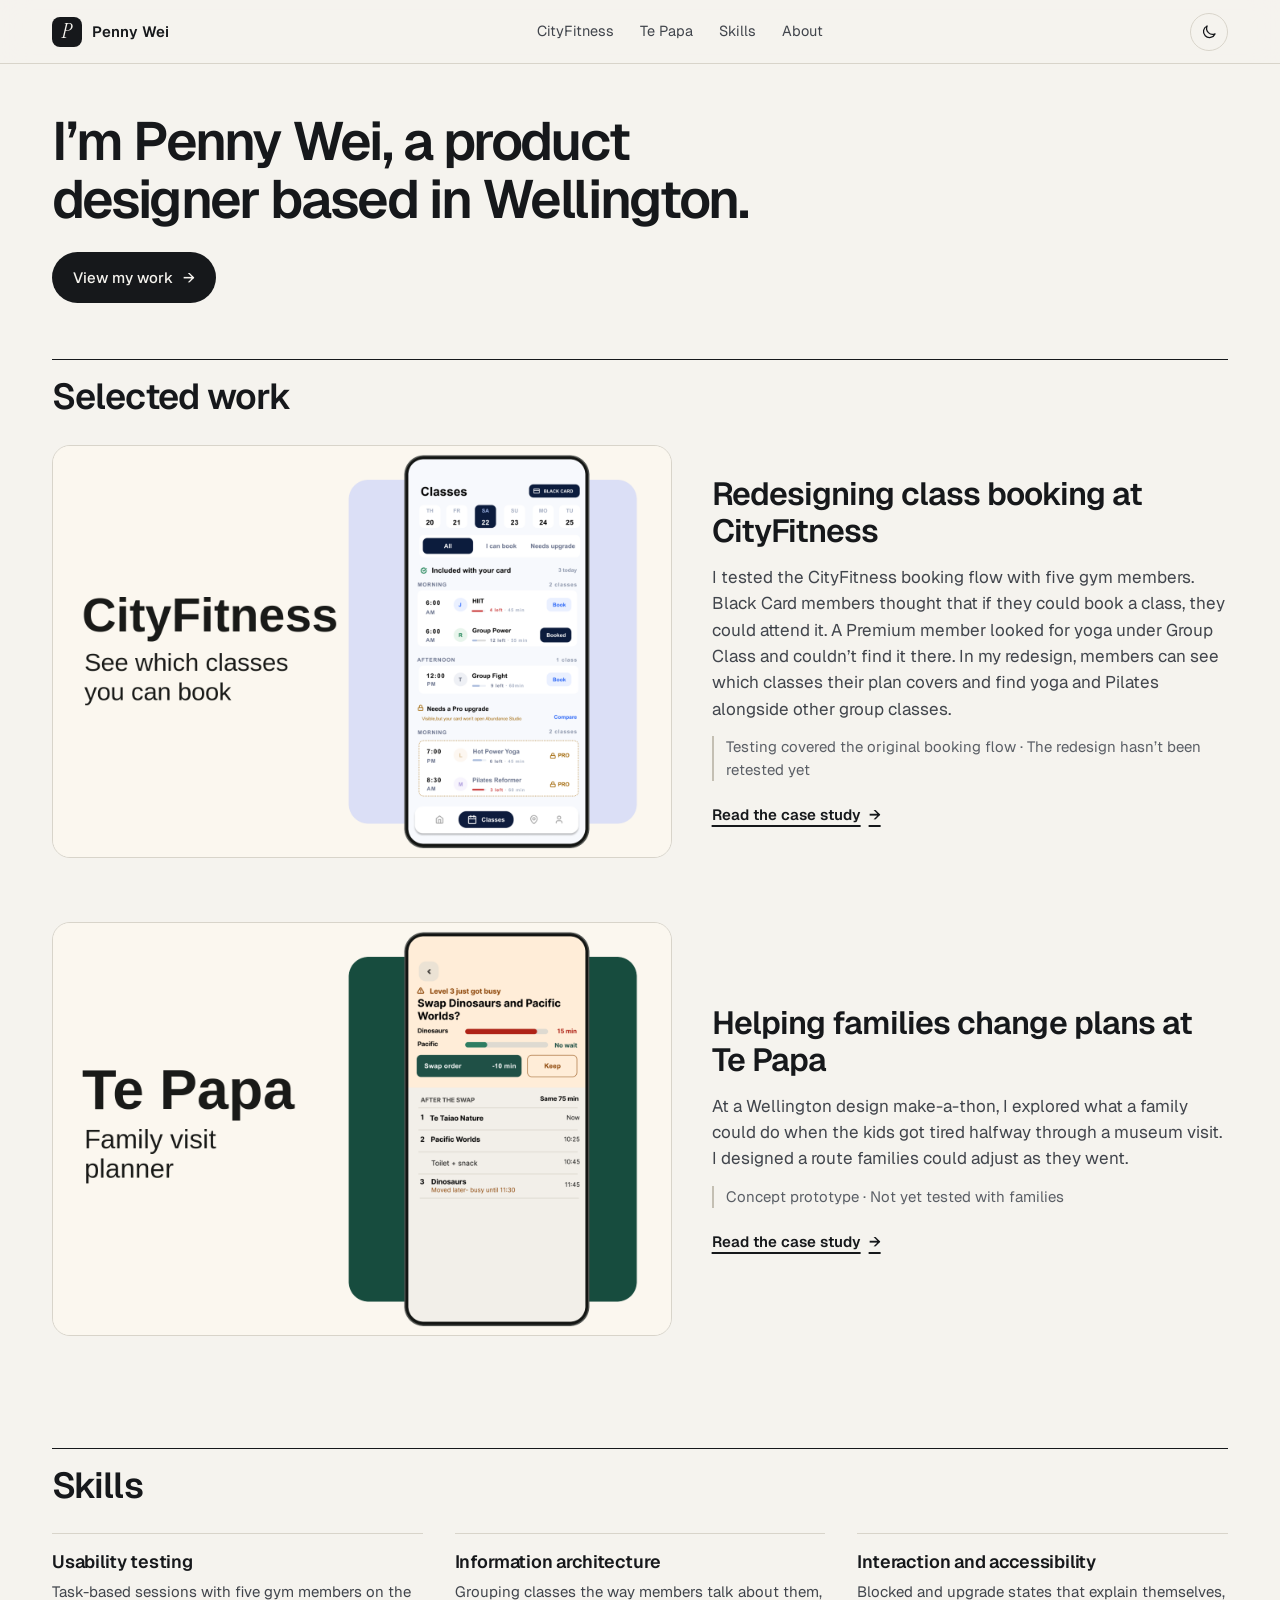
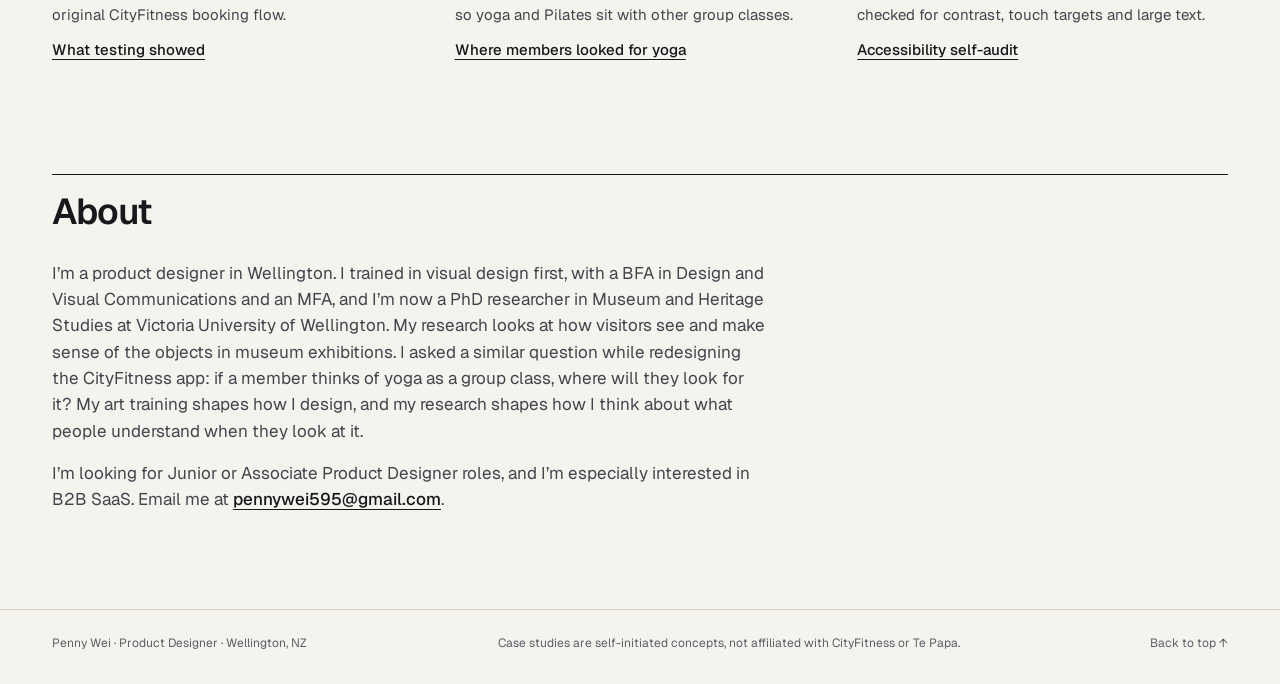
<file: Penny_Wei_Portfolio_Deploy/index.html>
<!doctype html>
<html lang="en">
<head>
<meta charset="utf-8">
<meta name="viewport" content="width=device-width, initial-scale=1">
<title>Penny Wei · Product Designer</title>
<meta name="description" content="Penny Wei is a product designer based in Wellington. Case studies: redesigning class booking at CityFitness, and helping families change plans at Te Papa.">
<script>try{var q=new URLSearchParams(location.search).get('theme');if(q)localStorage.setItem('theme',q);var t=localStorage.getItem('theme');if(t)document.documentElement.setAttribute('data-theme',t)}catch(e){}</script>
<link rel="preconnect" href="https://fonts.googleapis.com">
<link rel="preconnect" href="https://fonts.gstatic.com" crossorigin>
<link href="https://fonts.googleapis.com/css2?family=Geist:wght@400;500;600;700&family=Geist+Mono:wght@400;500&family=Instrument+Serif:ital@0;1&display=swap" rel="stylesheet">
<link rel="stylesheet" href="assets/css/site.css">
</head>
<body>
<svg width="0" height="0" style="position:absolute" aria-hidden="true"><symbol id="i-ban" viewBox="0 0 24 24"><circle cx="12" cy="12" r="8.5"/><path d="M6 6l12 12"/></symbol><symbol id="i-arrow-r" viewBox="0 0 24 24"><path d="M5 12h14M13 6l6 6-6 6"/></symbol><symbol id="i-check" viewBox="0 0 24 24"><path d="M5 12.5l4.5 4.5L19 7.5"/></symbol><symbol id="i-x" viewBox="0 0 24 24"><path d="M6 6l12 12M18 6L6 18"/></symbol><symbol id="i-lock" viewBox="0 0 24 24"><rect x="5" y="11" width="14" height="10" rx="2"/><path d="M8 11V8a4 4 0 0 1 8 0v3"/></symbol><symbol id="i-unlock" viewBox="0 0 24 24"><rect x="5" y="11" width="14" height="10" rx="2"/><path d="M8 11V8a4 4 0 0 1 7.6-1.8"/></symbol><symbol id="i-card" viewBox="0 0 24 24"><rect x="3" y="6" width="18" height="13" rx="2"/><path d="M3 10.5h18M7 15h4"/></symbol><symbol id="i-star" viewBox="0 0 24 24"><path d="M12 3.5l2.6 5.3 5.9.9-4.3 4.1 1 5.8L12 16.9l-5.2 2.7 1-5.8-4.3-4.1 5.9-.9z"/></symbol><symbol id="i-bell" viewBox="0 0 24 24"><path d="M4 18h16M6 18a6 6 0 0 1 12 0M12 12V9.5M10 9.5h4"/></symbol><symbol id="i-sliders" viewBox="0 0 24 24"><path d="M4 7h10M18 7h2M4 17h4M12 17h8"/><circle cx="16" cy="7" r="2"/><circle cx="10" cy="17" r="2"/></symbol><symbol id="i-headset" viewBox="0 0 24 24"><path d="M4 14v-2a8 8 0 0 1 16 0v2"/><rect x="3" y="13" width="4" height="6" rx="1.5"/><rect x="17" y="13" width="4" height="6" rx="1.5"/><path d="M19 19c0 1.5-2 2.5-5 2.5"/></symbol><symbol id="i-tag" viewBox="0 0 24 24"><path d="M3 12V4h8l10 10-8 8z"/><circle cx="7.5" cy="8.5" r="1.3"/></symbol><symbol id="i-code" viewBox="0 0 24 24"><path d="M8 8l-4 4 4 4M16 8l4 4-4 4M13.5 5l-3 14"/></symbol><symbol id="i-door" viewBox="0 0 24 24"><path d="M5 21V4a1 1 0 0 1 1-1h12a1 1 0 0 1 1 1v17M3 21h18"/><circle cx="15" cy="12.5" r="1"/></symbol><symbol id="i-phone" viewBox="0 0 24 24"><rect x="6.5" y="2.5" width="11" height="19" rx="2.5"/><path d="M10.5 18.5h3"/></symbol><symbol id="i-pin" viewBox="0 0 24 24"><path d="M12 21s-7-6.2-7-11.5a7 7 0 0 1 14 0C19 14.8 12 21 12 21z"/><circle cx="12" cy="9.5" r="2.5"/></symbol><symbol id="i-ticket" viewBox="0 0 24 24"><path d="M4 5h16v4a3 3 0 0 0 0 6v4H4v-4a3 3 0 0 0 0-6z"/><path d="M14 6v12" stroke-dasharray="2 2.5"/></symbol><symbol id="i-hand" viewBox="0 0 24 24"><path d="M8 13V6a1.5 1.5 0 0 1 3 0v5m0-1V4.5a1.5 1.5 0 0 1 3 0V11m0-4a1.5 1.5 0 0 1 3 0v7a7 7 0 0 1-7 7h-.5a6 6 0 0 1-5-2.7L3 15.5a1.5 1.5 0 0 1 2.4-1.8L8 16"/></symbol><symbol id="i-family" viewBox="0 0 24 24"><circle cx="8" cy="6" r="2.5"/><circle cx="16.5" cy="10" r="2"/><path d="M4 21v-6a4 4 0 0 1 8 0v6M13.5 21v-4a3 3 0 0 1 6 0v4"/></symbol><symbol id="i-badge" viewBox="0 0 24 24"><rect x="5" y="3" width="14" height="18" rx="2"/><circle cx="12" cy="10" r="2.5"/><path d="M8.5 17a3.5 3.5 0 0 1 7 0"/></symbol><symbol id="i-shield" viewBox="0 0 24 24"><path d="M12 3l7 3v6c0 4.5-3 7.8-7 9-4-1.2-7-4.5-7-9V6z"/></symbol><symbol id="i-gauge" viewBox="0 0 24 24"><path d="M4 17a8 8 0 1 1 16 0"/><path d="M12 17l4-5"/></symbol><symbol id="i-frame" viewBox="0 0 24 24"><rect x="4" y="4" width="16" height="16" rx="1"/><path d="M4 16l5-5 4 4 2-2 5 5"/></symbol><symbol id="i-key" viewBox="0 0 24 24"><circle cx="8" cy="15" r="4"/><path d="M11 12l8-8M16 7l2 2"/></symbol><symbol id="i-clock" viewBox="0 0 24 24"><circle cx="12" cy="12" r="8.5"/><path d="M12 7.5V12l3 2"/></symbol><symbol id="i-alert" viewBox="0 0 24 24"><path d="M12 3.5L2.5 20h19z"/><path d="M12 10v4.5M12 17.5v.01"/></symbol><symbol id="i-arrow-l" viewBox="0 0 24 24"><path d="M19 12H5M11 6l-6 6 6 6"/></symbol><symbol id="i-arrow-up" viewBox="0 0 24 24"><path d="M12 19V5M6 11l6-6 6 6"/></symbol><symbol id="i-arrow-down" viewBox="0 0 24 24"><path d="M12 5v14M6 13l6 6 6-6"/></symbol><symbol id="i-menu" viewBox="0 0 24 24"><path d="M4 7h16M4 12h16M4 17h16"/></symbol><symbol id="i-moon" viewBox="0 0 24 24"><path d="M20 14.5A8 8 0 0 1 9.5 4a8 8 0 1 0 10.5 10.5z"/></symbol><symbol id="i-sun" viewBox="0 0 24 24"><circle cx="12" cy="12" r="4"/><path d="M12 2v2M12 20v2M2 12h2M20 12h2M4.9 4.9l1.4 1.4M17.7 17.7l1.4 1.4M4.9 19.1l1.4-1.4M17.7 6.3l1.4-1.4"/></symbol><symbol id="i-grid" viewBox="0 0 24 24"><rect x="4" y="4" width="7" height="7" rx="1"/><rect x="13" y="4" width="7" height="7" rx="1"/><rect x="4" y="13" width="7" height="7" rx="1"/><rect x="13" y="13" width="7" height="7" rx="1"/></symbol><symbol id="i-flow" viewBox="0 0 24 24"><circle cx="5" cy="6" r="2"/><circle cx="19" cy="18" r="2"/><path d="M7 6h6a4 4 0 0 1 4 4v6"/></symbol><symbol id="i-list" viewBox="0 0 24 24"><path d="M4 6h16M4 12h16M4 18h10"/></symbol><symbol id="i-chart" viewBox="0 0 24 24"><path d="M4 20V10M10 20V4M16 20v-7M22 20H2"/></symbol><symbol id="i-search" viewBox="0 0 24 24"><circle cx="11" cy="11" r="7"/><path d="M20 20l-4-4"/></symbol><symbol id="i-users" viewBox="0 0 24 24"><circle cx="9" cy="8" r="3"/><path d="M3 20a6 6 0 0 1 12 0M17 11a3 3 0 1 0 0-6M21 20a6 6 0 0 0-4-5.6"/></symbol><symbol id="i-calendar" viewBox="0 0 24 24"><rect x="3.5" y="5" width="17" height="15" rx="2"/><path d="M3.5 10h17M8 3v4M16 3v4"/></symbol><symbol id="i-building" viewBox="0 0 24 24"><path d="M4 21V5l8-3 8 3v16M2 21h20M9 21v-5h6v5"/></symbol><symbol id="i-eye" viewBox="0 0 24 24"><path d="M2.5 12S6 5.5 12 5.5 21.5 12 21.5 12 18 18.5 12 18.5 2.5 12 2.5 12z"/><circle cx="12" cy="12" r="2.5"/></symbol><symbol id="i-mail" viewBox="0 0 24 24"><rect x="3" y="5" width="18" height="14" rx="2"/><path d="M3.5 6.5l8.5 6 8.5-6"/></symbol></svg>
<a class="skip" href="#main">Skip to main content</a>
<header class="nav">
  <div class="wrap">
    <a class="brand" href="index.html" aria-label="Penny Wei, home"><span class="brand-mark">P</span><span class="brand-txt">Penny Wei</span></a>
    <nav class="nav-links" id="navLinks" aria-label="Main">
      <a href="cityfitness.html">CityFitness</a>
      <a href="te-papa.html">Te Papa</a>
      <a href="#skills">Skills</a>
      <a href="#about">About</a>
    </nav>
    <div class="nav-tools">
      <button class="icon-btn theme-btn" type="button" aria-label="Switch light or dark theme"><svg class="icon moon" aria-hidden="true"><use href="#i-moon"/></svg><svg class="icon sun" aria-hidden="true"><use href="#i-sun"/></svg></button>
      <button class="icon-btn menu-btn" type="button" aria-label="Menu" aria-expanded="false" aria-controls="navLinks"><svg class="icon" aria-hidden="true"><use href="#i-menu"/></svg></button>
    </div>
  </div>
</header>


<main id="main" tabindex="-1">
  <section class="hero hero-short">
    <div class="wrap">
      <h1 class="hero-title">I’m Penny Wei, a product designer based in Wellington.</h1>
      <a class="btn btn-dark" href="#work">View my work <span aria-hidden="true">→</span></a>
    </div>
  </section>

  <section class="sec sec-work" id="work">
    <div class="wrap">
      <h2 class="h2 plain-h">Selected work</h2>

      <div class="work">
        <a class="pc" href="cityfitness.html">
          <div class="pc-vis cf pc-cover">
            <img src="assets/img/cf-cover.png" width="1536" height="1024" alt="CityFitness cover: “See which classes you can book”, with the redesigned class schedule. Included classes have Book buttons, and Hot Power Yoga and Pilates Reformer are listed under “Needs a Pro upgrade”.">
          </div>
          <div class="pc-txt">
            <h3>Redesigning class booking at CityFitness</h3>
            <p>I tested the CityFitness booking flow with five gym members. Black Card members thought that if they could book a class, they could attend it. A Premium member looked for yoga under Group Class and couldn’t find it there. In my redesign, members can see which classes their plan covers and find yoga and Pilates alongside other group classes.</p>
            <p class="pc-note">Testing covered the original booking flow · The redesign hasn’t been retested yet</p>
            <span class="go">Read the case study <span aria-hidden="true">→</span></span>
          </div>
        </a>

        <a class="pc" href="te-papa.html">
          <div class="pc-vis tp pc-cover">
            <img src="assets/img/tp-cover.png" width="1536" height="1024" alt="Te Papa cover: “Family visit planner”, with the route screen asking whether to swap Dinosaurs and Pacific Worlds because Level 3 just got busy, and the reordered route below.">
          </div>
          <div class="pc-txt">
            <h3>Helping families change plans at Te Papa</h3>
            <p>At a Wellington design make-a-thon, I explored what a family could do when the kids got tired halfway through a museum visit. I designed a route families could adjust as they went.</p>
            <p class="pc-note">Concept prototype · Not yet tested with families</p>
            <span class="go">Read the case study <span aria-hidden="true">→</span></span>
          </div>
        </a>
      </div>
    </div>
  </section>

  <section class="sec" id="skills">
    <div class="wrap">
      <h2 class="h2 plain-h">Skills</h2>
      <ul class="skills">
        <li><h3>Usability testing</h3><p>Task-based sessions with five gym members on the original CityFitness booking flow.</p><a href="cityfitness.html#cf-research">What testing showed</a></li>
        <li><h3>Information architecture</h3><p>Grouping classes the way members talk about them, so yoga and Pilates sit with other group classes.</p><a href="cityfitness.html#cf-f2">Where members looked for yoga</a></li>
        <li><h3>Interaction and accessibility</h3><p>Blocked and upgrade states that explain themselves, checked for contrast, touch targets and large text.</p><a href="cityfitness.html#cf-a11y-proof">Accessibility self-audit</a></li>
      </ul>
    </div>
  </section>

  <section class="sec" id="about">
    <div class="wrap about-wrap">
      <h2 class="h2 plain-h">About</h2>
      <div class="about-txt">
        <p>I’m a product designer in Wellington. I trained in visual design first, with a BFA in Design and Visual Communications and an MFA, and I’m now a PhD researcher in Museum and Heritage Studies at Victoria University of Wellington. My research looks at how visitors see and make sense of the objects in museum exhibitions. I asked a similar question while redesigning the CityFitness app: if a member thinks of yoga as a group class, where will they look for it? My art training shapes how I design, and my research shapes how I think about what people understand when they look at it.</p>
        <p id="contact">I’m looking for Junior or Associate Product Designer roles, and I’m especially interested in B2B SaaS. Email me at <a href="mailto:pennywei595@gmail.com">pennywei595@gmail.com</a>.</p>
      </div>
    </div>
  </section>
</main>
<footer>
  <div class="wrap">
    <span>Penny Wei · Product Designer · Wellington, NZ</span>
    <span>Case studies are self-initiated concepts, not affiliated with CityFitness or Te Papa.</span>
    <a href="#main">Back to top ↑</a>
  </div>
</footer>
<script src="assets/js/site.js"></script>
</body>
</html>
</file>
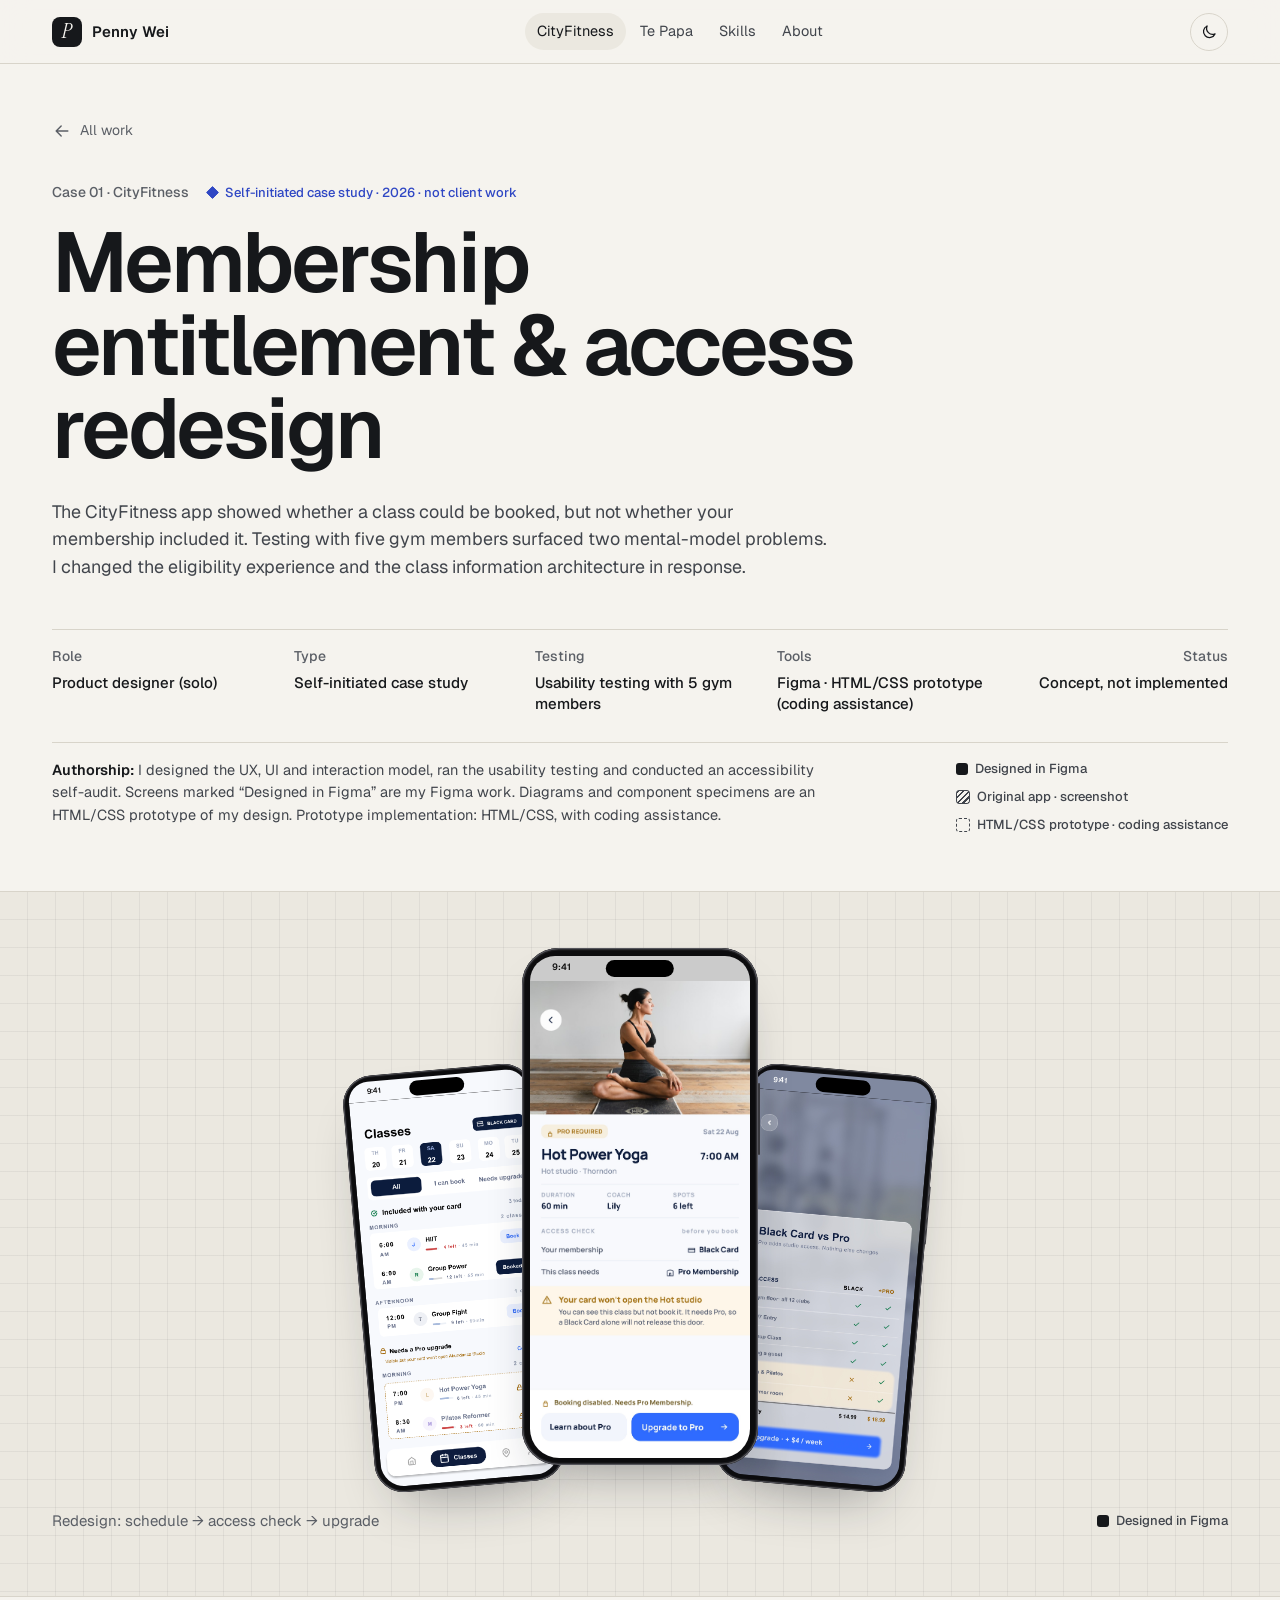
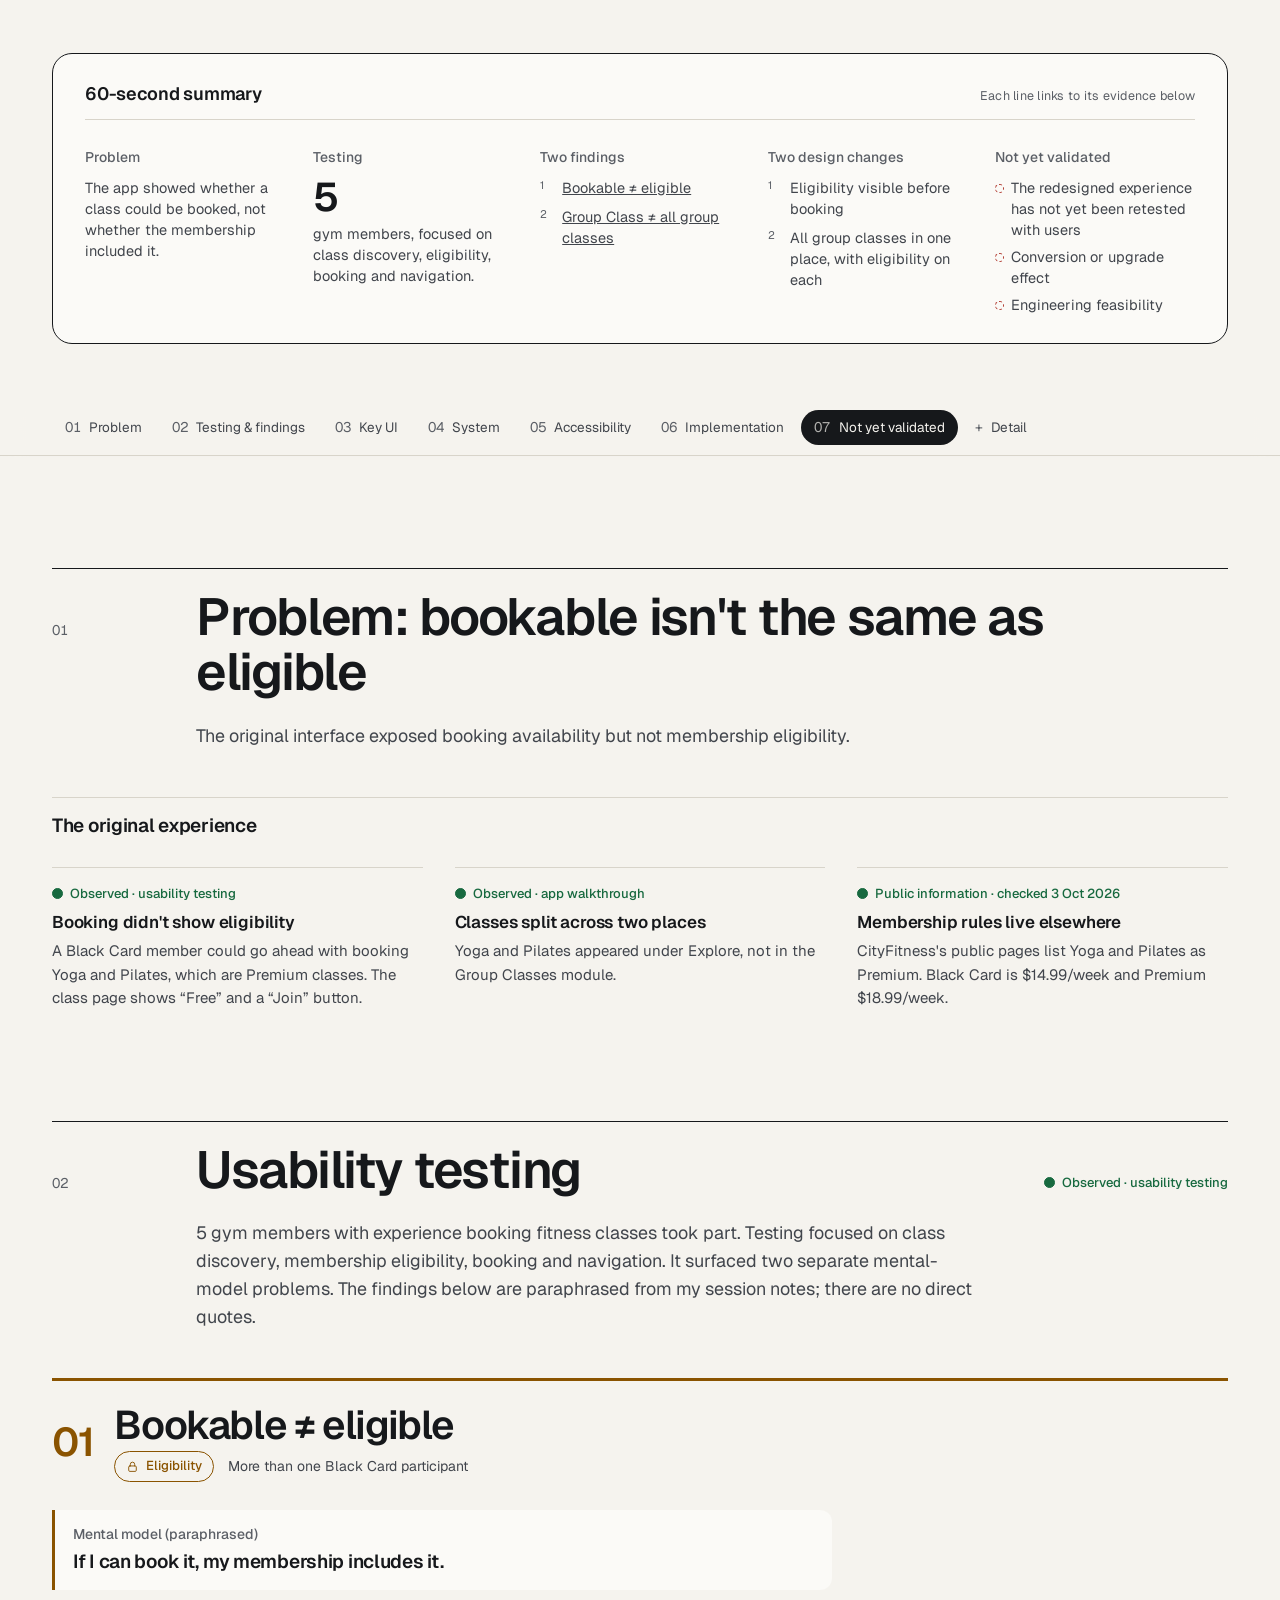
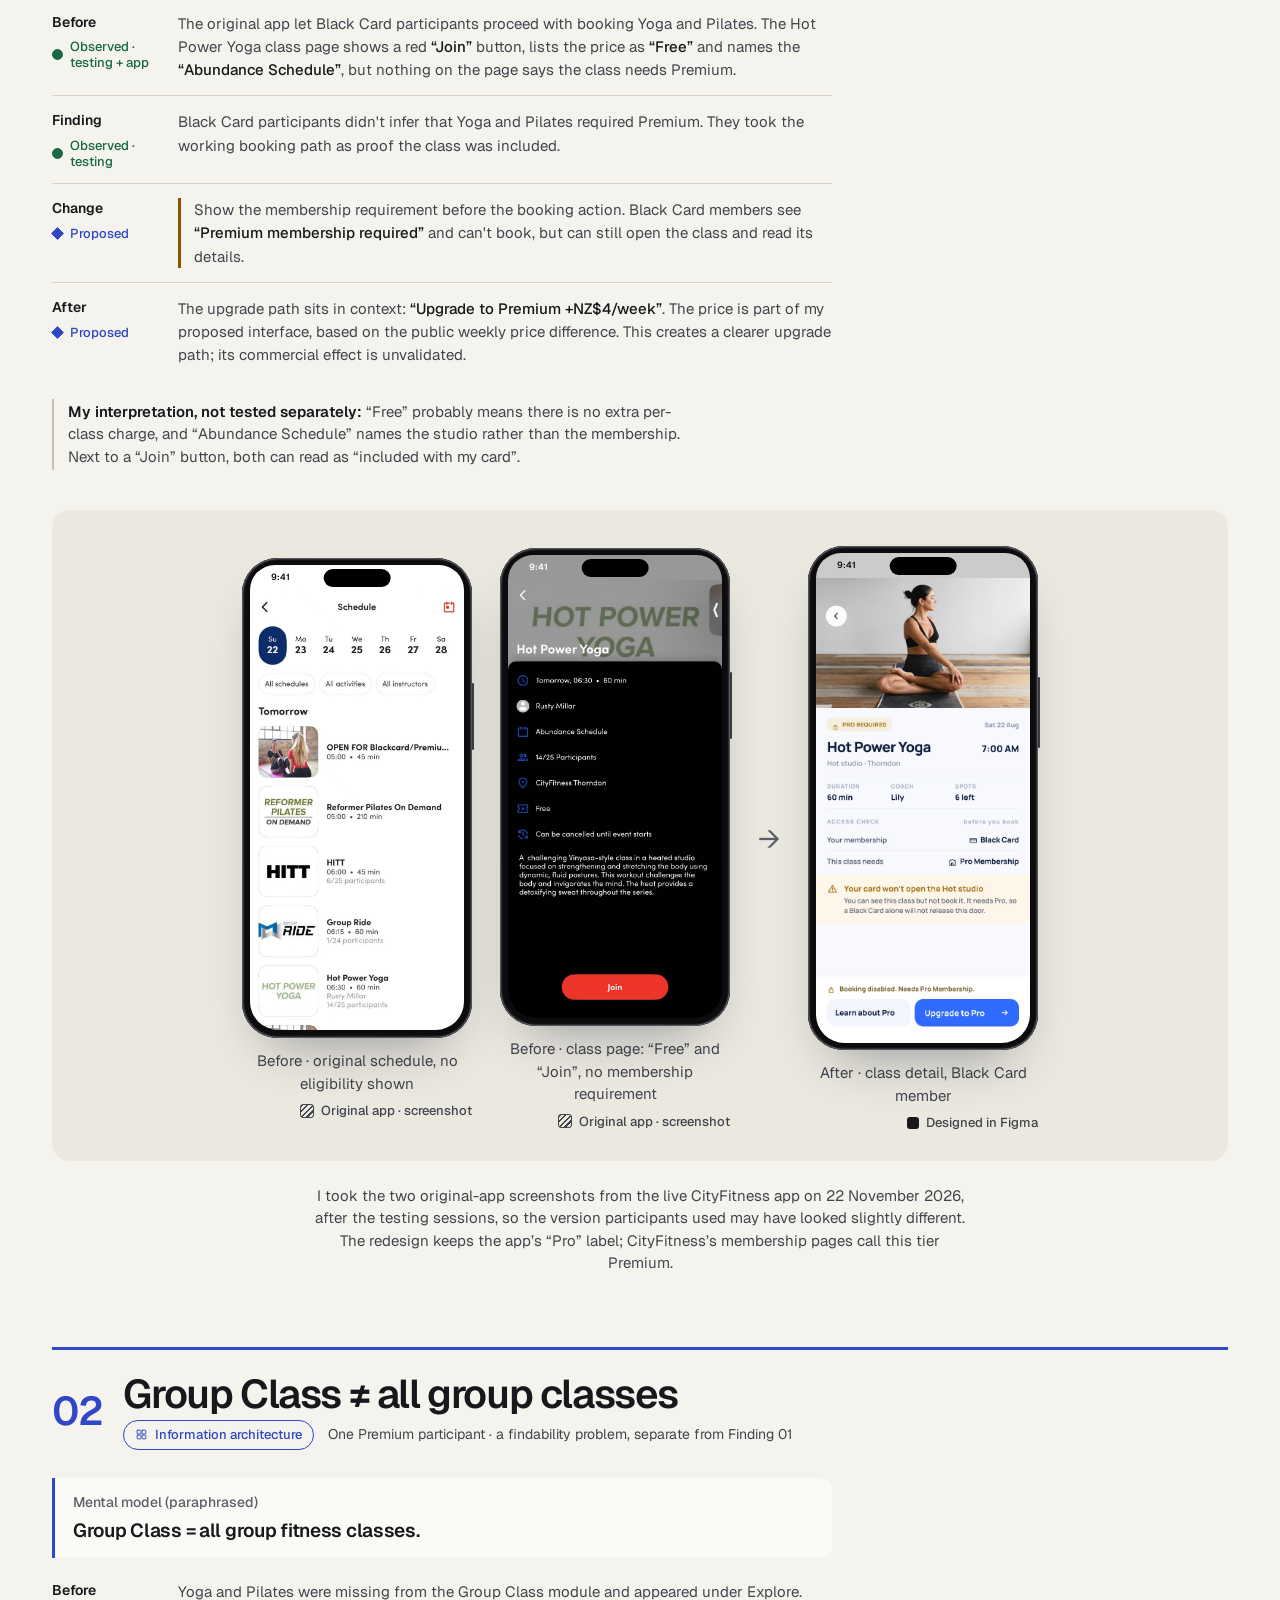
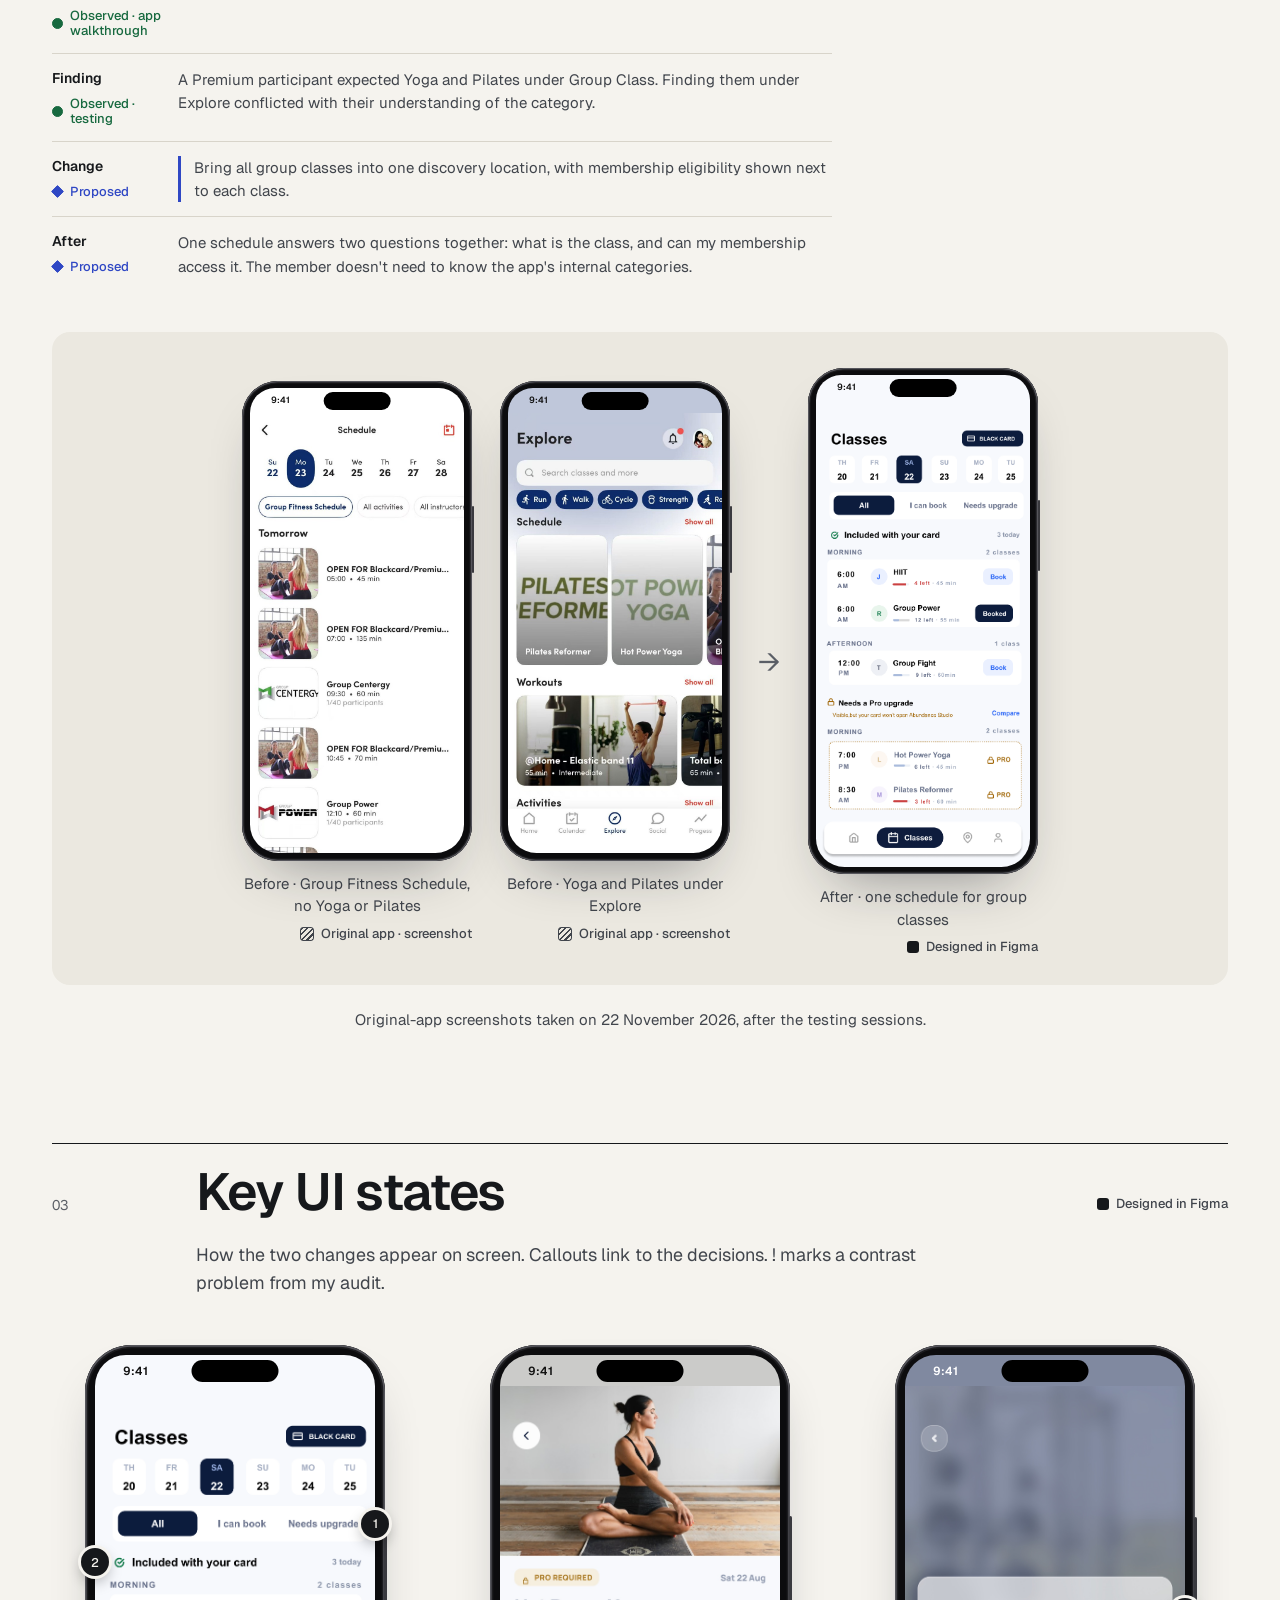
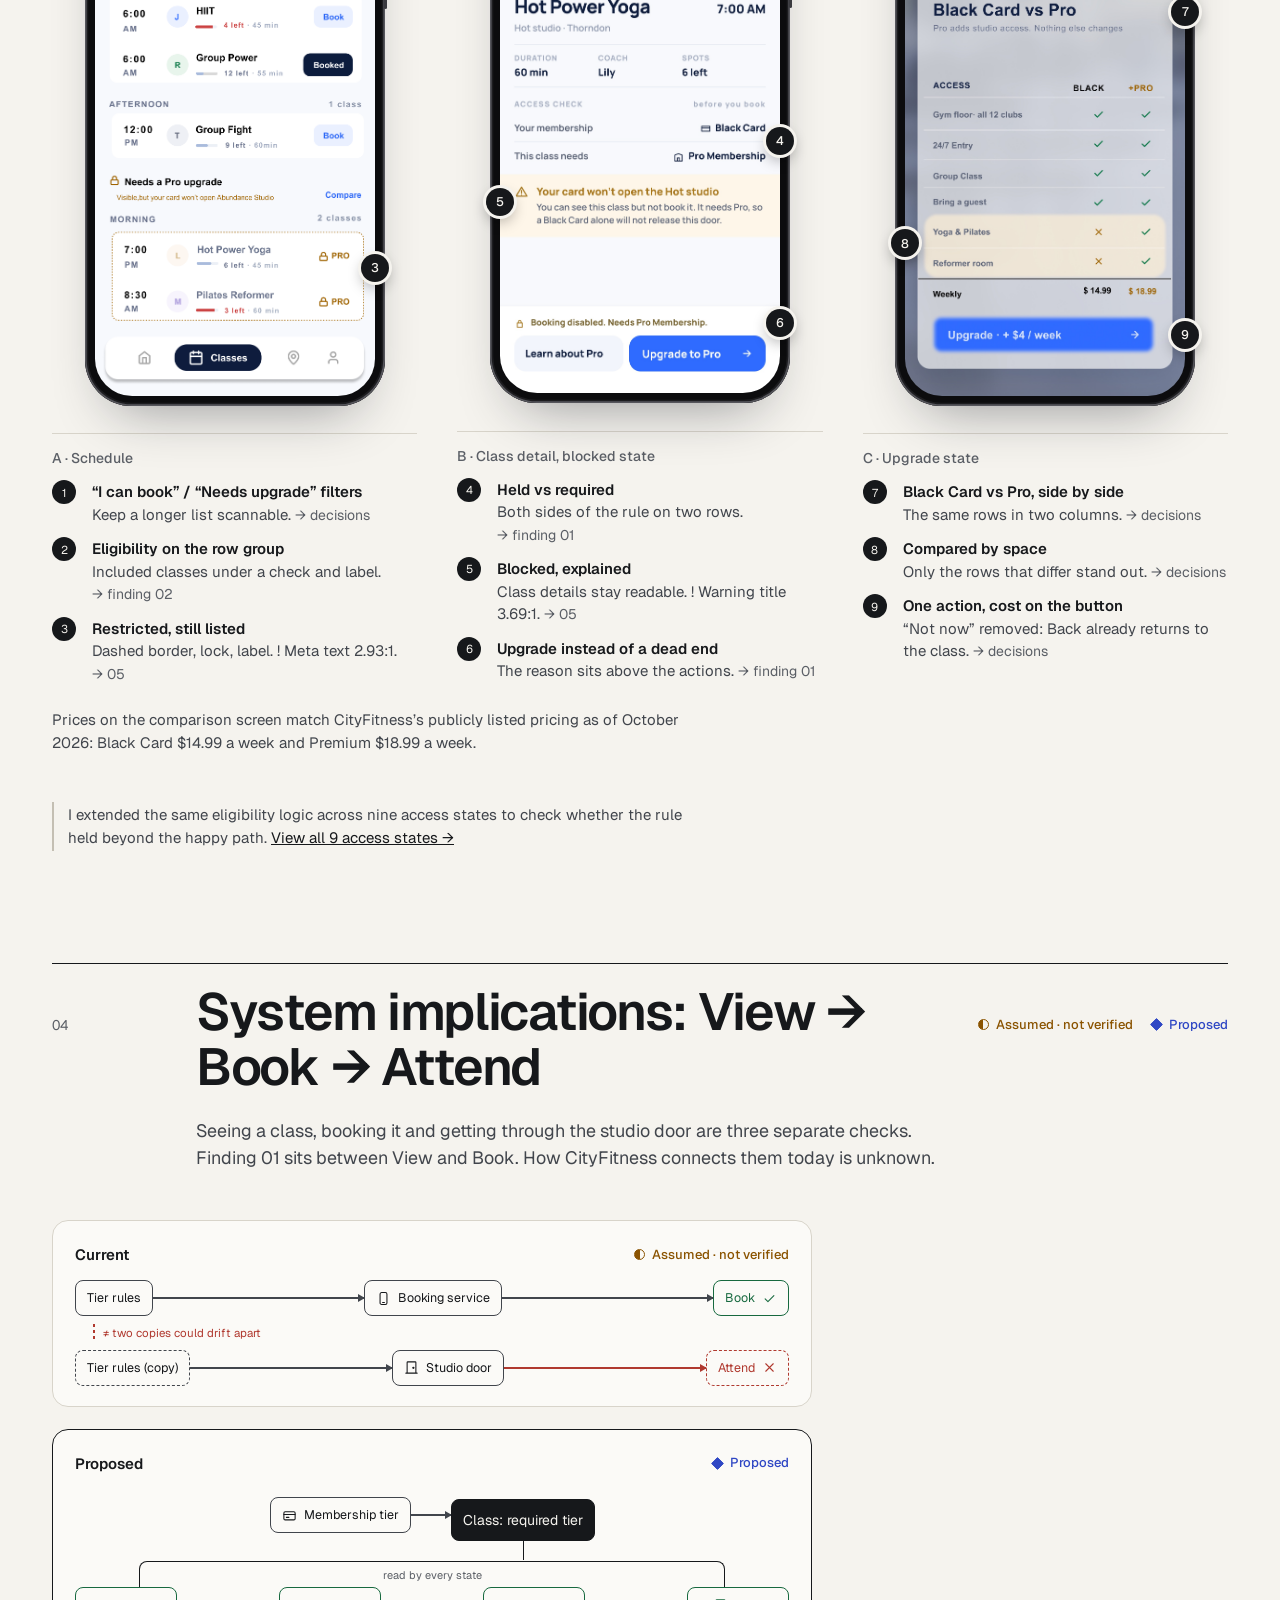
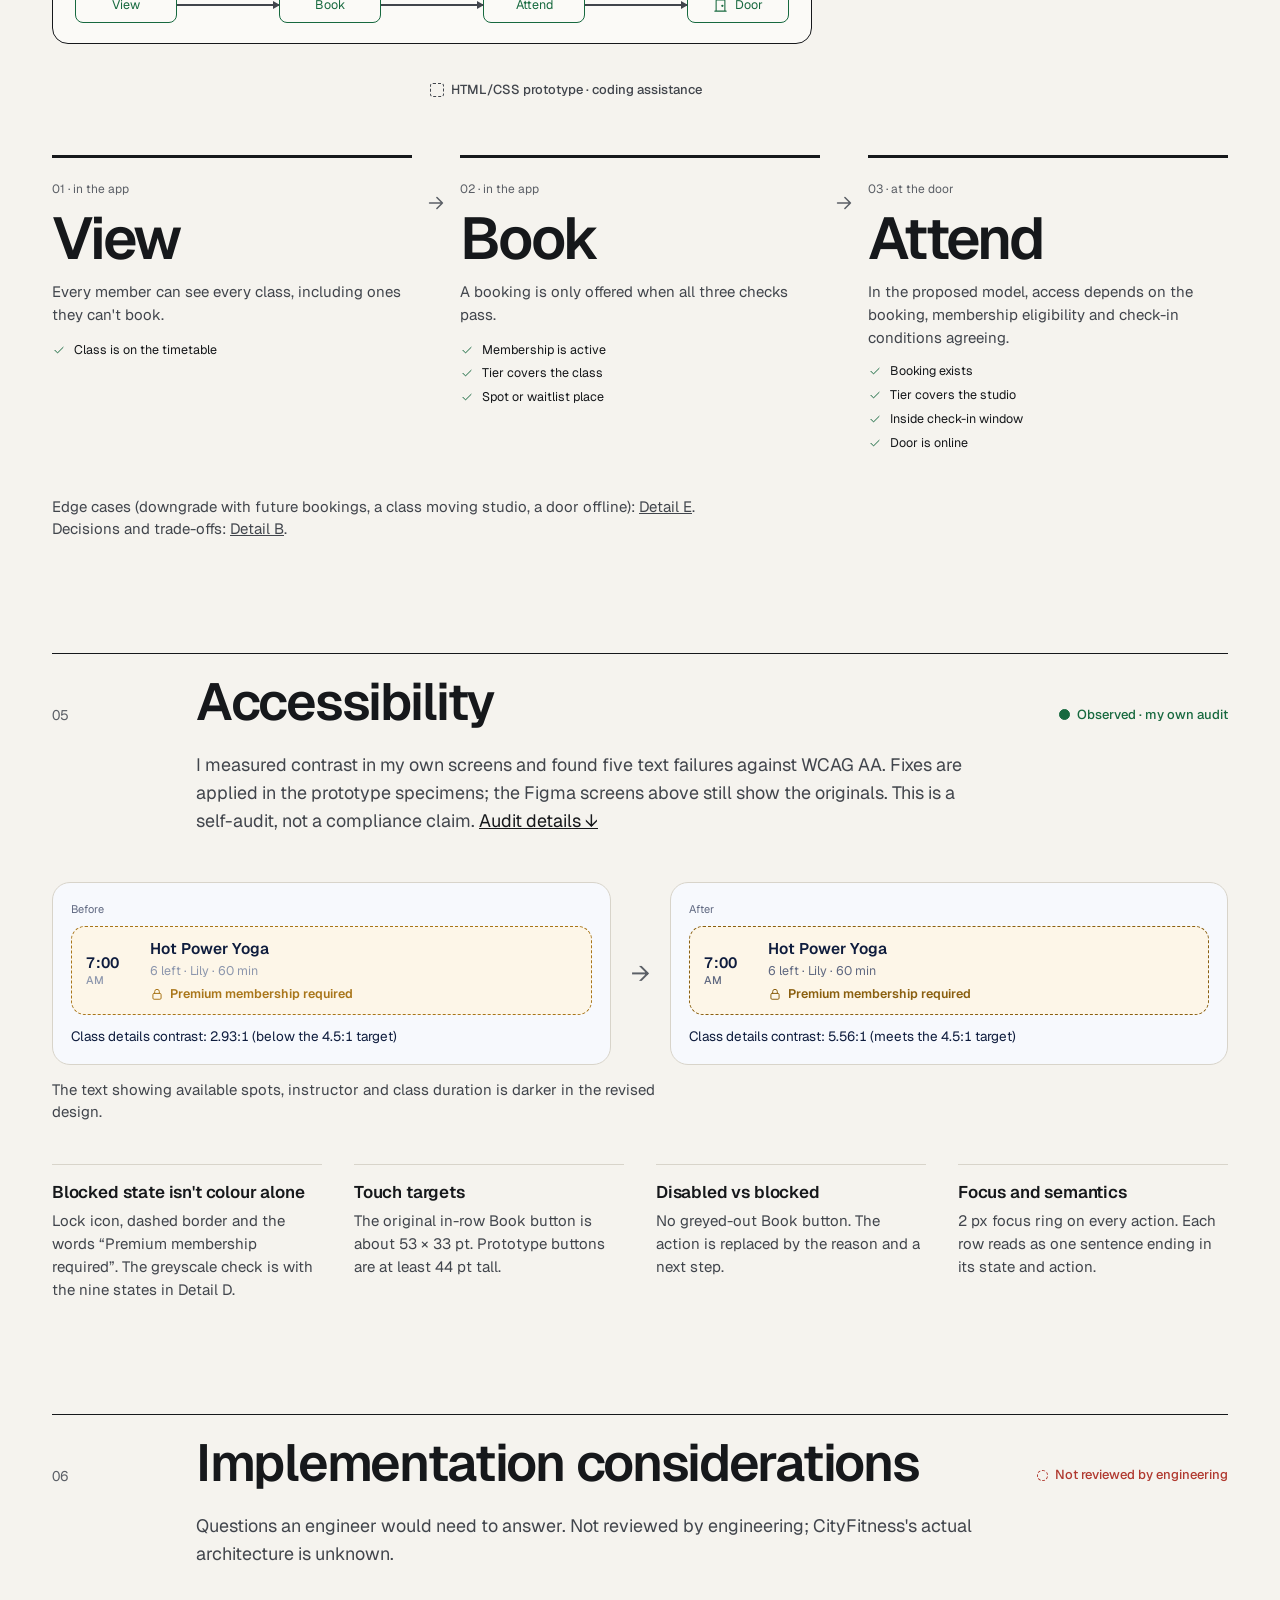
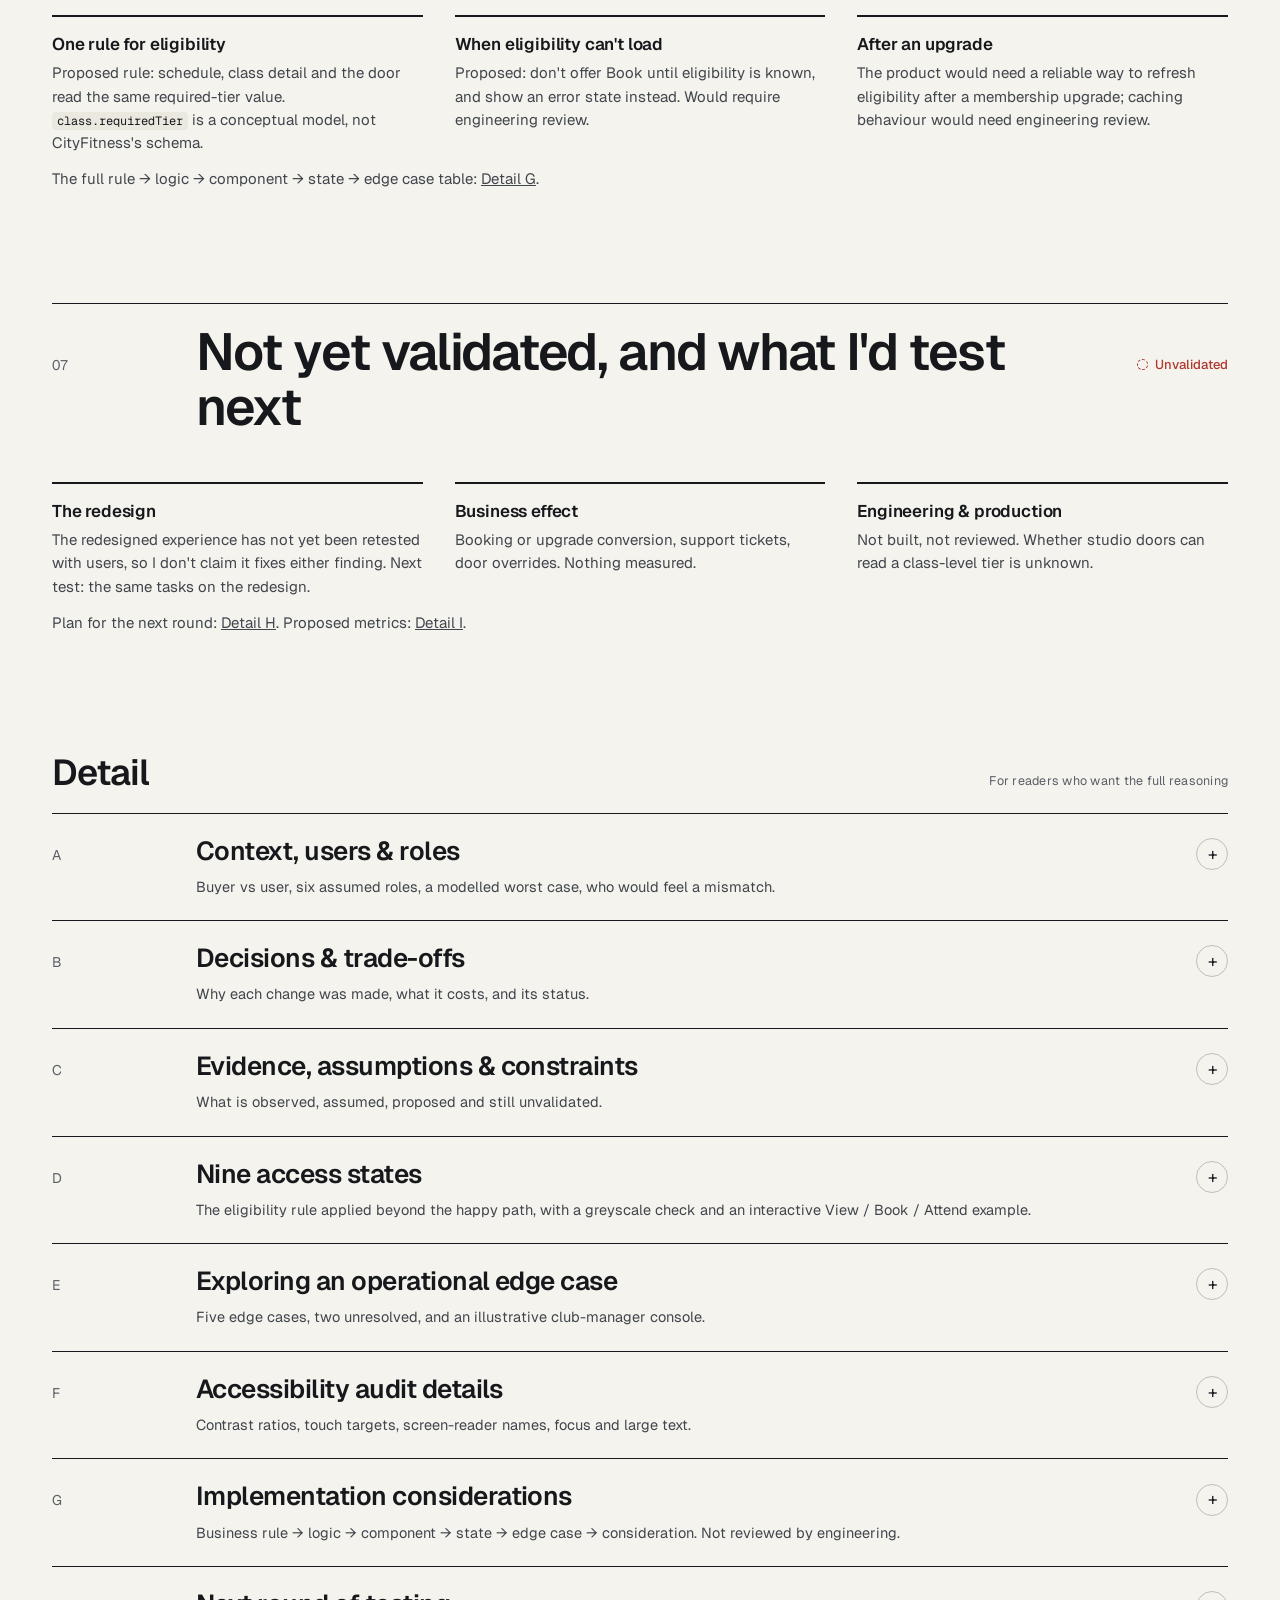
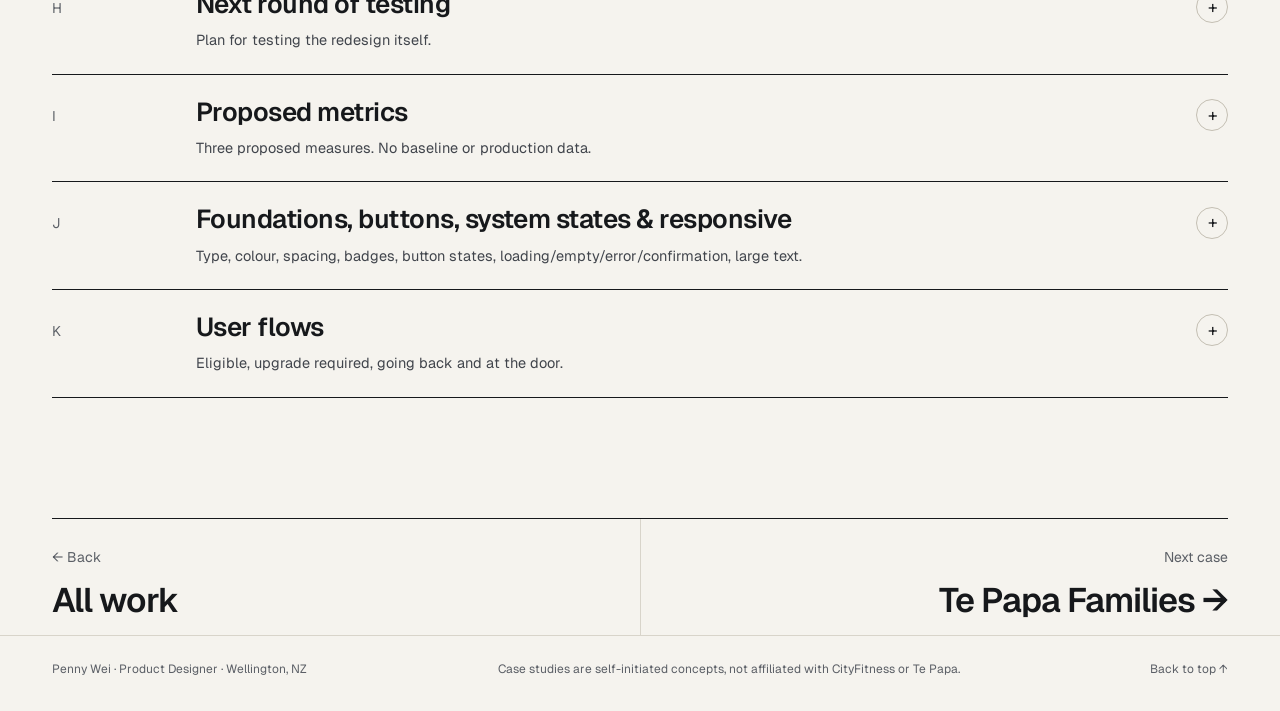
<file: Penny_Wei_Portfolio_Deploy/cityfitness.html>
<!doctype html>
<html lang="en">
<head>
<meta charset="utf-8">
<meta name="viewport" content="width=device-width, initial-scale=1">
<title>CityFitness · Penny Wei</title>
<meta name="description" content="CityFitness membership entitlement and class-access redesign. A self-initiated product design case study informed by usability testing with five gym members.">
<script>try{var q=new URLSearchParams(location.search).get('theme');if(q)localStorage.setItem('theme',q);var t=localStorage.getItem('theme');if(t)document.documentElement.setAttribute('data-theme',t)}catch(e){}</script>
<link rel="preconnect" href="https://fonts.googleapis.com">
<link rel="preconnect" href="https://fonts.gstatic.com" crossorigin>
<link href="https://fonts.googleapis.com/css2?family=Geist:wght@400;500;600;700&family=Geist+Mono:wght@400;500&family=Instrument+Serif:ital@0;1&display=swap" rel="stylesheet">
<link rel="stylesheet" href="assets/css/site.css">
</head>
<body>
<svg width="0" height="0" style="position:absolute" aria-hidden="true"><symbol id="i-ban" viewBox="0 0 24 24"><circle cx="12" cy="12" r="8.5"/><path d="M6 6l12 12"/></symbol><symbol id="i-arrow-r" viewBox="0 0 24 24"><path d="M5 12h14M13 6l6 6-6 6"/></symbol><symbol id="i-check" viewBox="0 0 24 24"><path d="M5 12.5l4.5 4.5L19 7.5"/></symbol><symbol id="i-x" viewBox="0 0 24 24"><path d="M6 6l12 12M18 6L6 18"/></symbol><symbol id="i-lock" viewBox="0 0 24 24"><rect x="5" y="11" width="14" height="10" rx="2"/><path d="M8 11V8a4 4 0 0 1 8 0v3"/></symbol><symbol id="i-unlock" viewBox="0 0 24 24"><rect x="5" y="11" width="14" height="10" rx="2"/><path d="M8 11V8a4 4 0 0 1 7.6-1.8"/></symbol><symbol id="i-card" viewBox="0 0 24 24"><rect x="3" y="6" width="18" height="13" rx="2"/><path d="M3 10.5h18M7 15h4"/></symbol><symbol id="i-star" viewBox="0 0 24 24"><path d="M12 3.5l2.6 5.3 5.9.9-4.3 4.1 1 5.8L12 16.9l-5.2 2.7 1-5.8-4.3-4.1 5.9-.9z"/></symbol><symbol id="i-bell" viewBox="0 0 24 24"><path d="M4 18h16M6 18a6 6 0 0 1 12 0M12 12V9.5M10 9.5h4"/></symbol><symbol id="i-sliders" viewBox="0 0 24 24"><path d="M4 7h10M18 7h2M4 17h4M12 17h8"/><circle cx="16" cy="7" r="2"/><circle cx="10" cy="17" r="2"/></symbol><symbol id="i-headset" viewBox="0 0 24 24"><path d="M4 14v-2a8 8 0 0 1 16 0v2"/><rect x="3" y="13" width="4" height="6" rx="1.5"/><rect x="17" y="13" width="4" height="6" rx="1.5"/><path d="M19 19c0 1.5-2 2.5-5 2.5"/></symbol><symbol id="i-tag" viewBox="0 0 24 24"><path d="M3 12V4h8l10 10-8 8z"/><circle cx="7.5" cy="8.5" r="1.3"/></symbol><symbol id="i-code" viewBox="0 0 24 24"><path d="M8 8l-4 4 4 4M16 8l4 4-4 4M13.5 5l-3 14"/></symbol><symbol id="i-door" viewBox="0 0 24 24"><path d="M5 21V4a1 1 0 0 1 1-1h12a1 1 0 0 1 1 1v17M3 21h18"/><circle cx="15" cy="12.5" r="1"/></symbol><symbol id="i-phone" viewBox="0 0 24 24"><rect x="6.5" y="2.5" width="11" height="19" rx="2.5"/><path d="M10.5 18.5h3"/></symbol><symbol id="i-pin" viewBox="0 0 24 24"><path d="M12 21s-7-6.2-7-11.5a7 7 0 0 1 14 0C19 14.8 12 21 12 21z"/><circle cx="12" cy="9.5" r="2.5"/></symbol><symbol id="i-ticket" viewBox="0 0 24 24"><path d="M4 5h16v4a3 3 0 0 0 0 6v4H4v-4a3 3 0 0 0 0-6z"/><path d="M14 6v12" stroke-dasharray="2 2.5"/></symbol><symbol id="i-hand" viewBox="0 0 24 24"><path d="M8 13V6a1.5 1.5 0 0 1 3 0v5m0-1V4.5a1.5 1.5 0 0 1 3 0V11m0-4a1.5 1.5 0 0 1 3 0v7a7 7 0 0 1-7 7h-.5a6 6 0 0 1-5-2.7L3 15.5a1.5 1.5 0 0 1 2.4-1.8L8 16"/></symbol><symbol id="i-family" viewBox="0 0 24 24"><circle cx="8" cy="6" r="2.5"/><circle cx="16.5" cy="10" r="2"/><path d="M4 21v-6a4 4 0 0 1 8 0v6M13.5 21v-4a3 3 0 0 1 6 0v4"/></symbol><symbol id="i-badge" viewBox="0 0 24 24"><rect x="5" y="3" width="14" height="18" rx="2"/><circle cx="12" cy="10" r="2.5"/><path d="M8.5 17a3.5 3.5 0 0 1 7 0"/></symbol><symbol id="i-shield" viewBox="0 0 24 24"><path d="M12 3l7 3v6c0 4.5-3 7.8-7 9-4-1.2-7-4.5-7-9V6z"/></symbol><symbol id="i-gauge" viewBox="0 0 24 24"><path d="M4 17a8 8 0 1 1 16 0"/><path d="M12 17l4-5"/></symbol><symbol id="i-frame" viewBox="0 0 24 24"><rect x="4" y="4" width="16" height="16" rx="1"/><path d="M4 16l5-5 4 4 2-2 5 5"/></symbol><symbol id="i-key" viewBox="0 0 24 24"><circle cx="8" cy="15" r="4"/><path d="M11 12l8-8M16 7l2 2"/></symbol><symbol id="i-clock" viewBox="0 0 24 24"><circle cx="12" cy="12" r="8.5"/><path d="M12 7.5V12l3 2"/></symbol><symbol id="i-alert" viewBox="0 0 24 24"><path d="M12 3.5L2.5 20h19z"/><path d="M12 10v4.5M12 17.5v.01"/></symbol><symbol id="i-arrow-l" viewBox="0 0 24 24"><path d="M19 12H5M11 6l-6 6 6 6"/></symbol><symbol id="i-arrow-up" viewBox="0 0 24 24"><path d="M12 19V5M6 11l6-6 6 6"/></symbol><symbol id="i-arrow-down" viewBox="0 0 24 24"><path d="M12 5v14M6 13l6 6 6-6"/></symbol><symbol id="i-menu" viewBox="0 0 24 24"><path d="M4 7h16M4 12h16M4 17h16"/></symbol><symbol id="i-moon" viewBox="0 0 24 24"><path d="M20 14.5A8 8 0 0 1 9.5 4a8 8 0 1 0 10.5 10.5z"/></symbol><symbol id="i-sun" viewBox="0 0 24 24"><circle cx="12" cy="12" r="4"/><path d="M12 2v2M12 20v2M2 12h2M20 12h2M4.9 4.9l1.4 1.4M17.7 17.7l1.4 1.4M4.9 19.1l1.4-1.4M17.7 6.3l1.4-1.4"/></symbol><symbol id="i-grid" viewBox="0 0 24 24"><rect x="4" y="4" width="7" height="7" rx="1"/><rect x="13" y="4" width="7" height="7" rx="1"/><rect x="4" y="13" width="7" height="7" rx="1"/><rect x="13" y="13" width="7" height="7" rx="1"/></symbol><symbol id="i-flow" viewBox="0 0 24 24"><circle cx="5" cy="6" r="2"/><circle cx="19" cy="18" r="2"/><path d="M7 6h6a4 4 0 0 1 4 4v6"/></symbol><symbol id="i-list" viewBox="0 0 24 24"><path d="M4 6h16M4 12h16M4 18h10"/></symbol><symbol id="i-chart" viewBox="0 0 24 24"><path d="M4 20V10M10 20V4M16 20v-7M22 20H2"/></symbol><symbol id="i-search" viewBox="0 0 24 24"><circle cx="11" cy="11" r="7"/><path d="M20 20l-4-4"/></symbol><symbol id="i-users" viewBox="0 0 24 24"><circle cx="9" cy="8" r="3"/><path d="M3 20a6 6 0 0 1 12 0M17 11a3 3 0 1 0 0-6M21 20a6 6 0 0 0-4-5.6"/></symbol><symbol id="i-calendar" viewBox="0 0 24 24"><rect x="3.5" y="5" width="17" height="15" rx="2"/><path d="M3.5 10h17M8 3v4M16 3v4"/></symbol><symbol id="i-building" viewBox="0 0 24 24"><path d="M4 21V5l8-3 8 3v16M2 21h20M9 21v-5h6v5"/></symbol><symbol id="i-eye" viewBox="0 0 24 24"><path d="M2.5 12S6 5.5 12 5.5 21.5 12 21.5 12 18 18.5 12 18.5 2.5 12 2.5 12z"/><circle cx="12" cy="12" r="2.5"/></symbol><symbol id="i-mail" viewBox="0 0 24 24"><rect x="3" y="5" width="18" height="14" rx="2"/><path d="M3.5 6.5l8.5 6 8.5-6"/></symbol></svg>
<a class="skip" href="#main">Skip to main content</a>
<header class="nav">
  <div class="wrap">
    <a class="brand" href="index.html" aria-label="Penny Wei, home"><span class="brand-mark">P</span><span class="brand-txt">Penny Wei</span></a>
    <nav class="nav-links" id="navLinks" aria-label="Main">
      <a href="cityfitness.html" aria-current="page">CityFitness</a>
      <a href="te-papa.html">Te Papa</a>
      <a href="index.html#skills">Skills</a>
      <a href="index.html#about">About</a>
    </nav>
    <div class="nav-tools">
      <button class="icon-btn theme-btn" type="button" aria-label="Switch light or dark theme"><svg class="icon moon" aria-hidden="true"><use href="#i-moon"/></svg><svg class="icon sun" aria-hidden="true"><use href="#i-sun"/></svg></button>
      <button class="icon-btn menu-btn" type="button" aria-label="Menu" aria-expanded="false" aria-controls="navLinks"><svg class="icon" aria-hidden="true"><use href="#i-menu"/></svg></button>
    </div>
  </div>
</header>

<main id="main" tabindex="-1">
  <header class="case-top">
    <div class="wrap">
      <a class="back" href="index.html#work"><svg class="icon" aria-hidden="true"><use href="#i-arrow-l"/></svg>All work</a>
      <div class="cl-row"><span class="eyebrow">Case 01 · CityFitness</span><span class="cl prop">Self-initiated case study · 2026 · not client work</span></div>
      <h1 class="display">Membership entitlement &amp; access redesign</h1>
      <p class="lead">The CityFitness app showed whether a class could be booked, but not whether your membership included it. Testing with five gym members surfaced two mental-model problems. I changed the eligibility experience and the class information architecture in response.</p>
      <dl class="facts facts-5">
        <div><dt>Role</dt><dd>Product designer (solo)</dd></div>
        <div><dt>Type</dt><dd>Self-initiated case study</dd></div>
        <div><dt>Testing</dt><dd>Usability testing with 5 gym members</dd></div>
        <div><dt>Tools</dt><dd>Figma · HTML/CSS prototype (coding assistance)</dd></div>
        <div><dt>Status</dt><dd>Concept, not implemented</dd></div>
      </dl>
      <div class="auth">
        <p><b>Authorship:</b> I designed the UX, UI and interaction model, ran the usability testing and conducted an accessibility self-audit. Screens marked “Designed in Figma” are my Figma work. Diagrams and component specimens are an HTML/CSS prototype of my design. Prototype implementation: HTML/CSS, with coding assistance.</p>
        <div class="legend" aria-label="Legend"><span class="tag figma">Designed in Figma</span><span class="tag orig">Original app · screenshot</span><span class="tag html">HTML/CSS prototype · coding assistance</span></div>
      </div>
    </div>
  </header>

  <section class="case-hero paper" aria-label="Redesigned screens">
    <div class="wrap" style="grid-template-columns:1fr">
      <figure>
        <div class="trio" role="group" aria-label="Three CityFitness redesign screens showing a membership-aware class schedule, a restricted Yoga class with an access check before booking, and a Black Card versus Pro access comparison.">
          <div class="iphone"><div class="bz"><div class="scr" style="--sb:#f7f9fd"><img src="assets/img/cf-schedule.png" alt="Class schedule with classes included with the card and classes needing a Pro upgrade in the same list"></div></div></div>
          <div class="iphone" style="--pw:min(236px,40%);z-index:3"><div class="bz"><div class="scr" style="--sb:#cbcbcb"><img src="assets/img/cf-check.jpg" alt="Hot Power Yoga class detail with an access check: Black Card held, Pro Membership required, booking disabled, with an upgrade option"></div></div></div>
          <div class="iphone"><div class="bz"><div class="scr" style="--sb:#8089a0;--sbt:#fff"><img src="assets/img/cf-compare.jpg" alt="Black Card versus Pro comparison of access by space and weekly price, with an upgrade button"></div></div></div>
        </div>
        <figcaption class="hero-cap"><span>Redesign: schedule → access check → upgrade</span><span class="tag figma">Designed in Figma</span></figcaption>
      </figure>
    </div>
  </section>

  <div class="wrap" style="padding-top:56px">
    <section class="tldr" id="cf-summary" aria-label="60-second summary">
      <div class="t-h"><h2>60-second summary</h2><span class="mono muted">Each line links to its evidence below</span></div>
      <div><h3>Problem</h3><p>The app showed whether a class could be booked, not whether the membership included it.</p></div>
      <div><h3>Testing</h3><span class="big">5</span><p>gym members, focused on class discovery, eligibility, booking and navigation.</p></div>
      <div><h3>Two findings</h3><ol><li><a href="#cf-f1">Bookable ≠ eligible</a></li><li><a href="#cf-f2">Group Class ≠ all group classes</a></li></ol></div>
      <div><h3>Two design changes</h3><ol><li>Eligibility visible before booking</li><li>All group classes in one place, with eligibility on each</li></ol></div>
      <div class="untested"><h3>Not yet validated</h3><ul><li>The redesigned experience has not yet been retested with users</li><li>Conversion or upgrade effect</li><li>Engineering feasibility</li></ul></div>
    </section>
  </div>

  <nav class="tabs" aria-label="Case study sections" style="margin-top:56px">
    <div class="wrap">
      <ol>
        <li><a href="#cf-failure"><span>01</span>Problem</a></li>
        <li><a href="#cf-research"><span>02</span>Testing &amp; findings</a></li>
        <li><a href="#cf-ui"><span>03</span>Key UI</a></li>
        <li><a href="#cf-model"><span>04</span>System</a></li>
        <li><a href="#cf-a11y-proof"><span>05</span>Accessibility</a></li>
        <li><a href="#cf-impl-short"><span>06</span>Implementation</a></li>
        <li><a href="#cf-untested"><span>07</span>Not yet validated</a></li>
        <li><a href="#cf-detail"><span>+</span>Detail</a></li>
      </ol>
    </div>
  </nav>

  <div class="wrap">
    <!-- 01 -->
    <section class="sec" id="cf-failure">
      <header class="sec-head">
        <span class="sec-num">01</span>
        <h2 class="h2">Problem: bookable isn't the same as eligible</h2>
        <p class="lead">The original interface exposed booking availability but not membership eligibility.</p>
      </header>
      <div class="sub" id="cf-original" style="margin-top:40px">
        <div class="sub-head"><h3>The original experience</h3></div>
        <div class="cols cols-3">
          <div class="col"><span class="cl obs" style="margin-bottom:10px">Observed · usability testing</span><h4>Booking didn't show eligibility</h4><p>A Black Card member could go ahead with booking Yoga and Pilates, which are Premium classes. The class page shows <q>Free</q> and a <q>Join</q> button.</p></div>
          <div class="col"><span class="cl obs" style="margin-bottom:10px">Observed · app walkthrough</span><h4>Classes split across two places</h4><p>Yoga and Pilates appeared under Explore, not in the Group Classes module.</p></div>
          <div class="col"><span class="cl obs" style="margin-bottom:10px">Public information · checked 3 Oct 2026</span><h4>Membership rules live elsewhere</h4><p>CityFitness's public pages list Yoga and Pilates as Premium. Black Card is $14.99/week and Premium $18.99/week.</p></div>
        </div>
      </div>
    </section>

    <!-- 02 -->
    <section class="sec" id="cf-research">
      <header class="sec-head">
        <span class="sec-num">02</span>
        <h2 class="h2">Usability testing</h2>
        <p class="lead">5 gym members with experience booking fitness classes took part. Testing focused on class discovery, membership eligibility, booking and navigation. It surfaced two separate mental-model problems. The findings below are paraphrased from my session notes; there are no direct quotes.</p>
        <div class="cl-row"><span class="cl obs">Observed · usability testing</span></div>
      </header>

      <article class="finding f-elig" id="cf-f1" aria-labelledby="f1">
        <div class="f-head">
          <span class="f-num" aria-hidden="true">01</span>
          <h3 id="f1">Bookable ≠ eligible</h3>
          <div class="f-meta"><span class="f-kind"><svg class="icon" aria-hidden="true"><use href="#i-lock"/></svg>Eligibility</span><span>More than one Black Card participant</span></div>
        </div>
        <div class="f-body solo">
          <div>
            <div class="mm"><span>Mental model (paraphrased)</span><b>If I can book it, my membership includes it.</b></div>
            <div class="bfca">
              <div><span class="k"><b>Before</b><span class="cl obs">Observed · testing + app</span></span><p>The original app let Black Card participants proceed with booking Yoga and Pilates. The Hot Power Yoga class page shows a red <q>Join</q> button, lists the price as <q>Free</q> and names the <q>Abundance Schedule</q>, but nothing on the page says the class needs Premium.</p></div>
              <div><span class="k"><b>Finding</b><span class="cl obs">Observed · testing</span></span><p>Black Card participants didn't infer that Yoga and Pilates required Premium. They took the working booking path as proof the class was included.</p></div>
              <div><span class="k"><b>Change</b><span class="cl prop">Proposed</span></span><p class="bchg">Show the membership requirement before the booking action. Black Card members see <q>Premium membership required</q> and can't book, but can still open the class and read its details.</p></div>
              <div><span class="k"><b>After</b><span class="cl prop">Proposed</span></span><p>The upgrade path sits in context: <q>Upgrade to Premium +NZ$4/week</q>. The price is part of my proposed interface, based on the public weekly price difference. This creates a clearer upgrade path; its commercial effect is unvalidated.</p></div>
            </div>
            <p class="note" style="margin-top:18px"><b>My interpretation, not tested separately:</b> <q>Free</q> probably means there is no extra per-class charge, and <q>Abundance Schedule</q> names the studio rather than the membership. Next to a <q>Join</q> button, both can read as “included with my card”.</p>
          </div>
        </div>
              <div class="fpair" role="group" aria-label="Before and after">
            <figure>
              <div class="iphone"><div class="bz"><div class="scr" style="--sb:#ffffff"><img src="assets/img/cf-before-1.jpg" alt="Original CityFitness app schedule: Hot Power Yoga and Reformer Pilates are listed alongside other classes with participant counts, with nothing showing which membership they need." loading="lazy"></div></div></div>
              <figcaption><span>Before · original schedule, no eligibility shown</span><span class="tag orig">Original app · screenshot</span></figcaption>
            </figure>
            <figure>
              <div class="iphone"><div class="bz"><div class="scr" style="--sb:#989898;--sbt:#fff"><img src="assets/img/cf-before-book.jpg" alt="Original CityFitness app class page for Hot Power Yoga: time, coach, Abundance Schedule, 14 of 25 participants, CityFitness Thorndon, price shown as Free, and a red Join button. Nothing says the class needs Premium." loading="lazy"></div></div></div>
              <figcaption><span>Before · class page: “Free” and “Join”, no membership requirement</span><span class="tag orig">Original app · screenshot</span></figcaption>
            </figure>
            <span class="fp-arrow" aria-hidden="true">→</span>
            <figure>
              <div class="iphone"><div class="bz"><div class="scr" style="--sb:#cbcbc9"><img src="assets/img/cf-check.jpg" alt="After: class detail for a Black Card member. The class information stays visible, the membership requirement is shown, booking is replaced by an upgrade path" loading="lazy"></div></div></div>
              <figcaption><span>After · class detail, Black Card member</span><span class="tag figma">Designed in Figma</span></figcaption>
            </figure>
        </div>
        <p class="fp-cap">I took the two original-app screenshots from the live CityFitness app on 22 November 2026, after the testing sessions, so the version participants used may have looked slightly different. The redesign keeps the app’s “Pro” label; CityFitness’s membership pages call this tier Premium.</p>
      </article>

      <article class="finding f-ia" id="cf-f2" aria-labelledby="f2">
        <div class="f-head">
          <span class="f-num" aria-hidden="true">02</span>
          <h3 id="f2">Group Class ≠ all group classes</h3>
          <div class="f-meta"><span class="f-kind"><svg class="icon" aria-hidden="true"><use href="#i-grid"/></svg>Information architecture</span><span>One Premium participant · a findability problem, separate from Finding 01</span></div>
        </div>
        <div class="f-body solo">
          <div>
            <div class="mm"><span>Mental model (paraphrased)</span><b>Group Class = all group fitness classes.</b></div>
            <div class="bfca">
              <div><span class="k"><b>Before</b><span class="cl obs">Observed · app walkthrough</span></span><p>Yoga and Pilates were missing from the Group Class module and appeared under Explore.</p></div>
              <div><span class="k"><b>Finding</b><span class="cl obs">Observed · testing</span></span><p>A Premium participant expected Yoga and Pilates under Group Class. Finding them under Explore conflicted with their understanding of the category.</p></div>
              <div><span class="k"><b>Change</b><span class="cl prop">Proposed</span></span><p class="bchg">Bring all group classes into one discovery location, with membership eligibility shown next to each class.</p></div>
              <div><span class="k"><b>After</b><span class="cl prop">Proposed</span></span><p>One schedule answers two questions together: what is the class, and can my membership access it. The member doesn't need to know the app's internal categories.</p></div>
            </div>
          </div>
        </div>
              <div class="fpair" role="group" aria-label="Before and after">
            <figure>
              <div class="iphone"><div class="bz"><div class="scr" style="--sb:#ffffff"><img src="assets/img/cf-before-2.jpg" alt="Original CityFitness app schedule filtered to Group Fitness Schedule: Group Centergy, Group Power and open sessions are listed, but no Yoga or Pilates classes." loading="lazy"></div></div></div>
              <figcaption><span>Before · Group Fitness Schedule, no Yoga or Pilates</span><span class="tag orig">Original app · screenshot</span></figcaption>
            </figure>
            <figure>
              <div class="iphone"><div class="bz"><div class="scr" style="--sb:#bfc7da"><img src="assets/img/cf-before-3.jpg" alt="Original CityFitness app Explore tab: a Schedule carousel showing Pilates Reformer and Hot Power Yoga." loading="lazy"></div></div></div>
              <figcaption><span>Before · Yoga and Pilates under Explore</span><span class="tag orig">Original app · screenshot</span></figcaption>
            </figure>
            <span class="fp-arrow" aria-hidden="true">→</span>
            <figure>
              <div class="iphone"><div class="bz"><div class="scr" style="--sb:#f7f9fd"><img src="assets/img/cf-schedule.png" alt="After: one schedule of group classes, grouped by whether the member's card includes them, with Yoga and Pilates in the same list" loading="lazy"></div></div></div>
              <figcaption><span>After · one schedule for group classes</span><span class="tag figma">Designed in Figma</span></figcaption>
            </figure>
        </div>
        <p class="fp-cap">Original-app screenshots taken on 22 November 2026, after the testing sessions.</p>
      </article>
    </section>

    <!-- 03 -->
    <section class="sec" id="cf-ui">
      <header class="sec-head">
        <span class="sec-num">03</span>
        <h2 class="h2">Key UI states</h2>
        <p class="lead">How the two changes appear on screen. Callouts link to the decisions. ! marks a contrast problem from my audit.</p>
        <div class="cl-row"><span class="tag figma">Designed in Figma</span></div>
      </header>
      <div class="annots">
        <figure class="annot">
          <div class="iphone"><div class="bz"><div class="scr" style="--sb:#f7f9fd">
            <img src="assets/img/cf-schedule.png" alt="Class schedule with filters for All, I can book and Needs upgrade. Included classes have Book buttons. Restricted classes sit in a dashed group, visible but not bookable." loading="lazy">
            <a class="pin" href="#cf-tradeoffs" style="left:100%;top:22.6%" aria-label="Callout 1: filters, see decisions">1</a>
            <a class="pin" href="#cf-f2" style="left:0;top:28.9%" aria-label="Callout 2: eligibility on the row group, see finding 02">2</a>
            <a class="pin" href="#cf-f1" style="left:100%;top:79%" aria-label="Callout 3: restricted classes in the same schedule, see finding 01">3</a>
          </div></div></div>
          <figcaption><span class="eyebrow">A · Schedule</span>
            <ol class="notes">
              <li><span class="n">1</span><div><b>“I can book” / “Needs upgrade” filters</b>Keep a longer list scannable. <a href="#cf-tradeoffs">→ decisions</a></div></li>
              <li><span class="n">2</span><div><b>Eligibility on the row group</b>Included classes under a check and label. <a href="#cf-f2">→ finding 02</a></div></li>
              <li><span class="n">3</span><div><b>Restricted, still listed</b>Dashed border, lock, label. ! Meta text 2.93:1. <a href="#cf-a11y-proof">→ 05</a></div></li>
            </ol>
          </figcaption>
        </figure>
        <figure class="annot">
          <div class="iphone"><div class="bz"><div class="scr" style="--sb:#cbcbc9">
            <img src="assets/img/cf-check.jpg" alt="Class detail with an access check comparing the member's membership with the one the class needs, a message, and two actions" loading="lazy">
            <a class="pin" href="#cf-f1" style="left:100%;top:58.5%" aria-label="Callout 4: membership held versus required, see finding 01">4</a>
            <a class="pin" href="#cf-f1" style="left:0;top:68.5%" aria-label="Callout 5: blocked state message, see finding 01">5</a>
            <a class="pin" href="#cf-f1" style="left:100%;top:88.5%" aria-label="Callout 6: upgrade path, see finding 01">6</a>
          </div></div></div>
          <figcaption><span class="eyebrow">B · Class detail, blocked state</span>
            <ol class="notes">
              <li><span class="n">4</span><div><b>Held vs required</b>Both sides of the rule on two rows. <a href="#cf-f1">→ finding 01</a></div></li>
              <li><span class="n">5</span><div><b>Blocked, explained</b>Class details stay readable. ! Warning title 3.69:1. <a href="#cf-a11y-proof">→ 05</a></div></li>
              <li><span class="n">6</span><div><b>Upgrade instead of a dead end</b>The reason sits above the actions. <a href="#cf-f1">→ finding 01</a></div></li>
            </ol>
          </figcaption>
        </figure>
        <figure class="annot">
          <div class="iphone"><div class="bz"><div class="scr" style="--sb:#8089a0;--sbt:#fff">
            <img src="assets/img/cf-compare.jpg" alt="Membership comparison sheet over the class, comparing access by space, with weekly prices and an Upgrade button" loading="lazy">
            <a class="pin" href="#cf-tradeoffs" style="left:100%;top:37%" aria-label="Callout 7: side-by-side comparison">7</a>
            <a class="pin" href="#cf-tradeoffs" style="left:0;top:75%" aria-label="Callout 8: compared by space">8</a>
            <a class="pin" href="#cf-tradeoffs" style="left:100%;top:90%" aria-label="Callout 9: one action with the cost">9</a>
          </div></div></div>
          <figcaption><span class="eyebrow">C · Upgrade state</span>
            <ol class="notes">
              <li><span class="n">7</span><div><b>Black Card vs Pro, side by side</b>The same rows in two columns. <a href="#cf-tradeoffs">→ decisions</a></div></li>
              <li><span class="n">8</span><div><b>Compared by space</b>Only the rows that differ stand out. <a href="#cf-tradeoffs">→ decisions</a></div></li>
              <li><span class="n">9</span><div><b>One action, cost on the button</b>“Not now” removed: Back already returns to the class. <a href="#cf-tradeoffs">→ decisions</a></div></li>
            </ol>
          </figcaption>
        </figure>
      </div>
      <p class="fp-cap" style="margin-left:0;text-align:left">Prices on the comparison screen match CityFitness’s publicly listed pricing as of October 2026: Black Card $14.99 a week and Premium $18.99 a week.</p>

      
      <p class="note sub" style="margin-top:48px">I extended the same eligibility logic across nine access states to check whether the rule held beyond the happy path. <a href="#cf-states" style="color:var(--ink);white-space:nowrap">View all 9 access states →</a></p>
    </section>

    <!-- 04 -->
    <section class="sec" id="cf-model">
      <header class="sec-head">
        <span class="sec-num">04</span>
        <h2 class="h2">System implications: View → Book → Attend</h2>
        <p class="lead">Seeing a class, booking it and getting through the studio door are three separate checks. Finding 01 sits between View and Book. How CityFitness connects them today is unknown.</p>
        <div class="cl-row"><span class="cl asm">Assumed · not verified</span><span class="cl prop">Proposed</span></div>
      </header>
      <figure class="dg sys" id="cf-diagram" style="max-width:760px;margin-bottom:56px" aria-label="System model. Current, assumed and not verified: booking and the studio door each hold their own copy of the tier rules, so Book can succeed while Attend fails. Proposed: the class's required tier is one attribute that View, Book, Attend and the door all read.">
        <div class="sys-row">
          <div class="dg-head"><b>Current</b><span class="cl asm">Assumed · not verified</span></div>
          <div class="lane"><span class="node">Tier rules</span><i class="arr"></i><span class="node"><svg class="icon" aria-hidden="true"><use href="#i-phone"/></svg>Booking service</span><i class="arr"></i><span class="node ok">Book<svg class="icon" aria-hidden="true"><use href="#i-check"/></svg></span></div>
          <div class="drift">≠ two copies could drift apart</div>
          <div class="lane"><span class="node copy">Tier rules (copy)</span><i class="arr"></i><span class="node"><svg class="icon" aria-hidden="true"><use href="#i-door"/></svg>Studio door</span><i class="arr bad"></i><span class="node bad">Attend<svg class="icon" aria-hidden="true"><use href="#i-x"/></svg></span></div>
        </div>
        <div class="sys-row prop">
          <div class="dg-head"><b>Proposed</b><span class="cl prop">Proposed</span></div>
          <div class="src-line"><span class="node"><svg class="icon" aria-hidden="true"><use href="#i-card"/></svg>Membership tier</span><i class="arr"></i><span class="node src">Class: required tier</span></div>
          <div class="bracket"><span>read by every state</span></div>
          <div class="chain"><span class="node ok">View</span><i class="arr"></i><span class="node ok">Book</span><i class="arr"></i><span class="node ok">Attend</span><i class="arr"></i><span class="node ok"><svg class="icon" aria-hidden="true"><use href="#i-door"/></svg>Door</span></div>
        </div>
        <p class="fig-cap" style="display:flex;justify-content:flex-end"><span class="tag html">HTML/CSS prototype · coding assistance</span></p>
      </figure>


      <figure class="vba-big" aria-label="View, then Book, then Attend. View: every member can see every class. Book checks that the membership is active, the tier covers the class and a spot or waitlist place is available. Attend checks the booking, the tier for the studio, the check-in window and that the door is online. Today, in my assumed model, Book and Attend read different copies of the tier rules; proposed, both read the class's required tier.">
        <div class="vb">
          <span class="k">01 · in the app</span>
          <h3>View</h3>
          <p>Every member can see every class, including ones they can't book.</p>
          <ul><li><svg class="icon" aria-hidden="true"><use href="#i-check"/></svg>Class is on the timetable</li></ul>
        </div>
        <div class="vb-arr" aria-hidden="true"><svg class="icon"><use href="#i-arrow-r"/></svg></div>
        <div class="vb">
          <span class="k">02 · in the app</span>
          <h3>Book</h3>
          <p>A booking is only offered when all three checks pass.</p>
          <ul><li><svg class="icon" aria-hidden="true"><use href="#i-check"/></svg>Membership is active</li><li><svg class="icon" aria-hidden="true"><use href="#i-check"/></svg>Tier covers the class</li><li><svg class="icon" aria-hidden="true"><use href="#i-check"/></svg>Spot or waitlist place</li></ul>
        </div>
        <div class="vb-arr" aria-hidden="true"><svg class="icon"><use href="#i-arrow-r"/></svg></div>
        <div class="vb">
          <span class="k">03 · at the door</span>
          <h3>Attend</h3>
          <p>In the proposed model, access depends on the booking, membership eligibility and check-in conditions agreeing.</p>
          <ul><li><svg class="icon" aria-hidden="true"><use href="#i-check"/></svg>Booking exists</li><li><svg class="icon" aria-hidden="true"><use href="#i-check"/></svg>Tier covers the studio</li><li><svg class="icon" aria-hidden="true"><use href="#i-check"/></svg>Inside check-in window</li><li><svg class="icon" aria-hidden="true"><use href="#i-check"/></svg>Door is online</li></ul>
        </div>
      </figure>

      
      
      <p class="cap" style="margin-top:28px">Edge cases (downgrade with future bookings, a class moving studio, a door offline): <a href="#cf-console">Detail E</a>. Decisions and trade-offs: <a href="#cf-decisions">Detail B</a>.</p>
    </section>

    <!-- 05 -->
    <section class="sec" id="cf-a11y-proof">
      <header class="sec-head">
        <span class="sec-num">05</span>
        <h2 class="h2">Accessibility</h2>
        <p class="lead">I measured contrast in my own screens and found five text failures against WCAG AA. Fixes are applied in the prototype specimens; the Figma screens above still show the originals. This is a self-audit, not a compliance claim. <a href="#cf-a11y" style="color:var(--ink)">Audit details ↓</a></p>
        <div class="cl-row"><span class="cl obs">Observed · my own audit</span></div>
      </header>
      <figure class="ba-wrap">
      <div class="ba" role="group" aria-label="Before and after. Class details contrast is 2.93 to 1 before, below the 4.5 to 1 target, and 5.56 to 1 after, meeting the target.">
        <div class="app"><span class="kit-cap">Before</span><div class="arow st-upg" style="--a-meta:#8d97ad;--a-gold:#a9761a"><div class="arow-t">7:00<small>AM</small></div><div class="arow-b"><b>Hot Power Yoga</b><span class="arow-m">6 left · Lily · 60 min</span><span class="arow-s"><svg class="icon" aria-hidden="true"><use href="#i-lock"/></svg>Premium membership required</span></div></div>
          <p class="ratio">Class details contrast: 2.93:1 (below the 4.5:1 target)</p></div>
        <div class="arrow" aria-hidden="true">→</div>
        <div class="app"><span class="kit-cap">After</span><div class="arow st-upg"><div class="arow-t">7:00<small>AM</small></div><div class="arow-b"><b>Hot Power Yoga</b><span class="arow-m">6 left · Lily · 60 min</span><span class="arow-s"><svg class="icon" aria-hidden="true"><use href="#i-lock"/></svg>Premium membership required</span></div></div>
          <p class="ratio">Class details contrast: 5.56:1 (meets the 4.5:1 target)</p></div>
      </div>
      <figcaption class="ba-cap">The text showing available spots, instructor and class duration is darker in the revised design.</figcaption>
      </figure>
      <div class="cols cols-4 sub" style="margin-top:40px">
        <div class="col"><h3>Blocked state isn't colour alone</h3><p>Lock icon, dashed border and the words “Premium membership required”. The greyscale check is with the nine states in Detail D.</p></div>
        <div class="col"><h3>Touch targets</h3><p>The original in-row Book button is about 53 × 33 pt. Prototype buttons are at least 44 pt tall.</p></div>
        <div class="col"><h3>Disabled vs blocked</h3><p>No greyed-out Book button. The action is replaced by the reason and a next step.</p></div>
        <div class="col"><h3>Focus and semantics</h3><p>2 px focus ring on every action. Each row reads as one sentence ending in its state and action.</p></div>
      </div>
    </section>


    <!-- 06 -->
    <section class="sec" id="cf-impl-short">
      <header class="sec-head">
        <span class="sec-num">06</span>
        <h2 class="h2">Implementation considerations</h2>
        <p class="lead">Questions an engineer would need to answer. Not reviewed by engineering; CityFitness's actual architecture is unknown.</p>
        <div class="cl-row"><span class="cl unv">Not reviewed by engineering</span></div>
      </header>
      <div class="cols cols-3">
        <div class="col strong"><h3>One rule for eligibility</h3><p>Proposed rule: schedule, class detail and the door read the same required-tier value. <code class="code">class.requiredTier</code> is a conceptual model, not CityFitness's schema.</p></div>
        <div class="col strong"><h3>When eligibility can't load</h3><p>Proposed: don't offer Book until eligibility is known, and show an error state instead. Would require engineering review.</p></div>
        <div class="col strong"><h3>After an upgrade</h3><p>The product would need a reliable way to refresh eligibility after a membership upgrade; caching behaviour would need engineering review.</p></div>
      </div>
      <p class="cap">The full rule → logic → component → state → edge case table: <a href="#cf-impl">Detail G</a>.</p>
    </section>

    <!-- 07 -->
    <section class="sec" id="cf-untested">
      <header class="sec-head">
        <span class="sec-num">07</span>
        <h2 class="h2">Not yet validated, and what I'd test next</h2>
        <div class="cl-row"><span class="cl unv">Unvalidated</span></div>
      </header>
      <div class="cols cols-3">
        <div class="col strong"><h3>The redesign</h3><p>The redesigned experience has not yet been retested with users, so I don't claim it fixes either finding. Next test: the same tasks on the redesign.</p></div>
        <div class="col strong"><h3>Business effect</h3><p>Booking or upgrade conversion, support tickets, door overrides. Nothing measured.</p></div>
        <div class="col strong"><h3>Engineering &amp; production</h3><p>Not built, not reviewed. Whether studio doors can read a class-level tier is unknown.</p></div>
      </div>
      <p class="cap">Plan for the next round: <a href="#cf-validation">Detail H</a>. Proposed metrics: <a href="#cf-next">Detail I</a>.</p>
    </section>

    <div class="depth-head" id="cf-detail"><h2>Detail</h2><span class="mono muted">For readers who want the full reasoning</span></div>
      <details class="more" id="cf-context">
        <summary><span class="sec-num">A</span><h3>Context, users &amp; roles</h3><span class="pm-ic" aria-hidden="true">+</span><p>Buyer vs user, six assumed roles, a modelled worst case, who would feel a mismatch.</p></summary>
        <div class="in">
      <div class="indent">
        <div class="cols cols-4">
          <div class="col"><span class="eyebrow">Buyer</span><p>Membership &amp; operations leadership (hypothetical)</p></div>
          <div class="col"><span class="eyebrow">Primary users</span><p>Members booking classes</p></div>
          <div class="col"><span class="eyebrow">Internal users</span><p>Front desk, club managers, support, sales</p></div>
          <div class="col"><span class="eyebrow">Adjacent system</span><p>Studio door access control</p></div>
        </div>
        <div class="col strong sub" style="max-width:820px"><span class="eyebrow">Goal I set</span><p style="color:var(--ink);font-size:17px">A member should know whether their card opens a class before they book it, without adding steps for members who are already eligible.</p></div>
      </div>
      <div class="sub">
        <div class="sub-head"><h3>Worst case, if booking and the studio door disagree</h3><span class="cl asm">Modelled, not observed</span></div>
        <ol class="ftl">
          <li><span class="dot"><svg class="icon" aria-hidden="true"><use href="#i-phone"/></svg></span><span class="t">6:45pm</span><b>Books a Yoga class</b><p>A Black Card member taps Book. It goes through.</p></li>
          <li class="pre-bad"><span class="dot"><svg class="icon" aria-hidden="true"><use href="#i-pin"/></svg></span><span class="t">7:20pm</span><b>Arrives</b><p>Taps their card at the studio door.</p></li>
          <li class="bad"><span class="dot"><svg class="icon" aria-hidden="true"><use href="#i-door"/></svg></span><span class="t">Door</span><b>Door stays shut</b><p>The door checks the tier and refuses.</p></li>
          <li class="bad"><span class="dot"><svg class="icon" aria-hidden="true"><use href="#i-hand"/></svg></span><span class="t">Front desk</span><b>Override or refuse</b><p>Staff open the door or turn the member away.</p></li>
          <li class="bad"><span class="dot"><svg class="icon" aria-hidden="true"><use href="#i-ticket"/></svg></span><span class="t">Later</span><b>Support ticket</b><p>The member asks why the app let them book.</p></li>
        </ol>
      </div>
      <div class="sub"><div class="sub-head"><h3>Roles</h3><span class="cl asm">Assumed</span></div>
      <div class="rows" role="table" aria-label="Roles, assumed needs and permission scope">
        <div class="r h" role="row" style="grid-template-columns:1.1fr 1.4fr 1fr"><span role="columnheader">Role</span><span role="columnheader">Assumed need</span><span role="columnheader">Permission scope (proposed)</span></div>
        <div class="r" role="row" style="grid-template-columns:1.1fr 1.4fr 1fr"><span role="cell" class="role"><i><svg class="icon" aria-hidden="true"><use href="#i-card"/></svg></i>Black Card member</span><div role="cell"><span class="lbl">Assumed need</span><p>Know what they can book before committing</p></div><div role="cell"><span class="lbl">Scope</span><p>Classes on their tier</p></div></div>
        <div class="r" role="row" style="grid-template-columns:1.1fr 1.4fr 1fr"><span role="cell" class="role"><i><svg class="icon" aria-hidden="true"><use href="#i-star"/></svg></i>Premium member</span><div role="cell"><span class="lbl">Assumed need</span><p>Book premium classes with no extra steps</p></div><div role="cell"><span class="lbl">Scope</span><p>All studios</p></div></div>
        <div class="r" role="row" style="grid-template-columns:1.1fr 1.4fr 1fr"><span role="cell" class="role staff"><i><svg class="icon" aria-hidden="true"><use href="#i-bell"/></svg></i>Front-desk staff</span><div role="cell"><span class="lbl">Assumed need</span><p>Explain a refusal in one sentence</p></div><div role="cell"><span class="lbl">Scope</span><p>View entitlements</p></div></div>
        <div class="r" role="row" style="grid-template-columns:1.1fr 1.4fr 1fr"><span role="cell" class="role staff"><i><svg class="icon" aria-hidden="true"><use href="#i-sliders"/></svg></i>Club manager</span><div role="cell"><span class="lbl">Assumed need</span><p>Protect limited class capacity</p></div><div role="cell"><span class="lbl">Scope</span><p>Class &amp; studio config</p></div></div>
        <div class="r" role="row" style="grid-template-columns:1.1fr 1.4fr 1fr"><span role="cell" class="role staff"><i><svg class="icon" aria-hidden="true"><use href="#i-headset"/></svg></i>Support agent</span><div role="cell"><span class="lbl">Assumed need</span><p>Trace why entry failed</p></div><div role="cell"><span class="lbl">Scope</span><p>Booking &amp; door history</p></div></div>
        <div class="r" role="row" style="grid-template-columns:1.1fr 1.4fr 1fr"><span role="cell" class="role staff"><i><svg class="icon" aria-hidden="true"><use href="#i-tag"/></svg></i>Sales / membership</span><div role="cell"><span class="lbl">Assumed need</span><p>A visible upgrade path</p></div><div role="cell"><span class="lbl">Scope</span><p>Tier pricing &amp; offers</p></div></div>
      </div></div>
      <div class="sub">
        <div class="sub-head"><h3>Who would feel it, if it happens</h3><span class="cl asm">Assumed</span></div>
        <div class="cols cols-4">
          <div class="col"><span class="role staff"><i><svg class="icon" aria-hidden="true"><use href="#i-headset"/></svg></i>Customer support</span><p style="margin-top:12px">Could receive refused-entry complaints with no record in the app of why entry failed.</p></div>
          <div class="col"><span class="role staff"><i><svg class="icon" aria-hidden="true"><use href="#i-sliders"/></svg></i>Club operations</span><p style="margin-top:12px">Desk staff might open doors manually, and ineligible bookings could take spots in limited classes.</p></div>
          <div class="col"><span class="role staff"><i><svg class="icon" aria-hidden="true"><use href="#i-tag"/></svg></i>Sales &amp; membership</span><p style="margin-top:12px">A refused card could be the first time a member learns about the tier difference.</p></div>
          <div class="col"><span class="role staff"><i><svg class="icon" aria-hidden="true"><use href="#i-code"/></svg></i>Engineering</span><p style="margin-top:12px">Two copies of the tier rules could drift apart when a class or studio changes.</p></div>
        </div>
      </div>
      <p class="disclaim">Self-initiated concept. Not commissioned by, affiliated with or endorsed by CityFitness. No CityFitness staff were involved. Prototype implementation: HTML/CSS, with coding assistance (Claude).</p>
        </div>
      </details>
      <details class="more" id="cf-decisions">
        <summary><span class="sec-num">B</span><h3>Decisions &amp; trade-offs</h3><span class="pm-ic" aria-hidden="true">+</span><p>Why each change was made, what it costs, and its status.</p></summary>
        <div class="in">
      
        <div class="rows dwts" role="table" aria-label="Design decisions" id="cf-tradeoffs">
          <div class="r h" role="row"><span>Decision</span><span>Why</span><span>Trade-off</span><span>Status</span></div>
          <div class="r" role="row" id="cf-d1"><b role="cell">Eligibility visible before booking</b><div role="cell"><span class="lbl">Why</span><p>Finding 01</p></div><div role="cell"><span class="lbl">Trade-off</span><p>Busier schedule; offset with “I can book” and “Needs upgrade” filters</p></div><div role="cell"><span class="cl prop">Proposed</span></div></div>
          <div class="r" role="row" id="cf-d2"><b role="cell">All group classes in one place</b><div role="cell"><span class="lbl">Why</span><p>Finding 02</p></div><div role="cell"><span class="lbl">Trade-off</span><p>Premium-only classes sit next to classes a member can't book</p></div><div role="cell"><span class="cl prop">Proposed</span></div></div>
          <div class="r" role="row" id="cf-d3"><b role="cell">Class details stay open when booking is blocked</b><div role="cell"><span class="lbl">Why</span><p>A blocked class should still explain itself</p></div><div role="cell"><span class="lbl">Trade-off</span><p>Members may open classes they can't book</p></div><div role="cell"><span class="cl prop">Proposed</span></div></div>
          <div class="r" role="row" id="cf-d4"><b role="cell">Upgrade cost shown, Back to leave</b><div role="cell"><span class="lbl">Why</span><p>A restriction without a next step is a dead end</p></div><div role="cell"><span class="lbl">Trade-off</span><p>I removed “Not now” because it duplicated the Back button; leaving relies on Back</p></div><div role="cell"><span class="cl unv">Effect untested</span></div></div>
        </div>      
        </div>
      </details>
      <details class="more" id="cf-evidence">
        <summary><span class="sec-num">C</span><h3>Evidence, assumptions &amp; constraints</h3><span class="pm-ic" aria-hidden="true">+</span><p>What is observed, assumed, proposed and still unvalidated.</p></summary>
        <div class="in">
      <figure aria-label="18 statements: 4 observed, 4 assumed, 4 proposed, 6 unvalidated">
        <div class="ev">
          <span class="o" style="flex:4">4 <span class="lbl">observed</span></span>
          <span class="a" style="flex:4">4 <span class="lbl">assumed</span></span>
          <span class="p" style="flex:4">4 <span class="lbl">proposed</span></span>
          <span class="u" style="flex:6">6 <span class="lbl">unvalidated</span></span>
        </div>
        <div class="ev-legend"><span>18 statements</span><span>Testing added two observed findings</span></div>
      </figure>
      <div class="cols cols-4 ev-cols" style="margin-top:40px">
        <div class="col o"><span class="cl obs">What I observed</span><p class="muted">Public information, my walkthrough, testing</p>
          <ul><li><b>Public membership pages.</b> CityFitness lists Basic, Black Card and Premium. Yoga and Pilates are part of Premium, not Black Card. Black Card is $14.99/week and Premium $18.99/week.</li>
          <li><b>Current app.</b> My walkthrough of booking and class detail.</li>
          <li><b>Testing, finding 01.</b> More than one Black Card participant read the booking path as proof that a class was included.</li>
          <li><b>Testing, finding 02.</b> One Premium participant expected Yoga and Pilates under Group Class.</li></ul>
          <p class="src">Checked 3 Oct 2026: <a href="https://www.cityfitness.co.nz/memberships">cityfitness.co.nz/memberships</a> · <a href="https://help.cityfitness.co.nz/what-membership-do-i-need-to-attend-classes-at-cityfitness">help centre</a></p></div>
        <div class="col a"><span class="cl asm">Assumptions</span><p class="muted">Reasonable, not verified</p>
          <ul><li><b>Architecture.</b> How booking and studio-door access are connected internally hasn't been verified. I modelled them as separate checks.</li>
          <li><b>Door hardware.</b> Doors already read a membership tier and would stay as they are.</li>
          <li><b>Capacity.</b> Premium classes have limited spots, so an ineligible booking costs a real place.</li>
          <li><b>Roles.</b> The six staff and member roles below.</li></ul></div>
        <div class="col p"><span class="cl prop">Proposed</span><p class="muted">My design decisions</p>
          <ul><li><b>One entitlement model</b> read by booking and door access.</li>
          <li><b>Separate View, Book and Attend states.</b></li>
          <li><b>A nine-state access component</b> on every class row and class detail.</li>
          <li><b>Fail closed:</b> if access can't be confirmed, Book isn't offered.</li></ul></div>
        <div class="col u"><span class="cl unv">Not yet validated</span><p class="muted">Hypotheses</p>
          <ul><li>how often booking and the studio door actually disagree;</li>
          <li>whether tier rules are held separately by booking and door systems;</li>
          <li>how much support or front-desk work refusals create;</li>
          <li>whether the redesign fixes either finding (the redesigned experience has not yet been retested with users);</li>
          <li>whether the upgrade path changes upgrade decisions;</li>
          <li>whether the door can read a class-level tier.</li></ul></div>
      </div>
      <div class="sub"><div class="sub-head"><h3>Constraints</h3><span class="cl asm">Assumed</span></div>
      <div class="cols cols-4">
        <div class="col"><h4>Door hardware stays as it is</h4><p>It already reads a membership tier</p></div>
        <div class="col"><h4>Premium classes have limited spots</h4><p>Ineligible bookings would cost real places</p></div>
        <div class="col"><h4>No extra steps for eligible members</h4><p>Premium members book in one tap</p></div>
        <div class="col"><h4>One release scope</h4><p>Classes and studio doors only. Personal training and guest passes later.</p></div>
      </div></div>
        </div>
      </details>
      <details class="more" id="cf-states">
        <summary><span class="sec-num">D</span><h3>Nine access states</h3><span class="pm-ic" aria-hidden="true">+</span><p>The eligibility rule applied beyond the happy path, with a greyscale check and an interactive View / Book / Attend example.</p></summary>
        <div class="in">
      <div class="sub" style="margin-top:0">
        <div class="sub-head"><h3>Access State component</h3><button class="toggle" type="button" data-grey aria-pressed="false" aria-controls="states9">View in greyscale</button></div>
        <div class="app">
          <div class="states9" id="states9">
            <div><span class="st-name">1 · Eligible</span><div class="arow st-elig"><div class="arow-t">6:00<small>AM</small></div><div class="arow-b"><b>Group Power</b><span class="arow-m">12 left · Renee · 55 min</span><span class="arow-s"><svg class="icon" aria-hidden="true"><use href="#i-check"/></svg>Included with your card</span></div><div class="arow-a"><span class="ab ab-soft">Book</span></div></div></div>
            <div><span class="st-name">2 · Booked</span><div class="arow st-booked"><div class="arow-t">9:15<small>AM</small></div><div class="arow-b"><b>Group Power</b><span class="arow-m">Studio 1 · 55 min</span><span class="arow-s"><svg class="icon" aria-hidden="true"><use href="#i-calendar"/></svg>Booked · door opens 9:00</span></div><div class="arow-a"><span class="ab ab-ink">View</span></div></div></div>
            <div><span class="st-name">3 · Not eligible</span><div class="arow st-notel"><div class="arow-t">12:00<small>PM</small></div><div class="arow-b"><b>Group Fight</b><span class="arow-m">9 left · Tui · 45 min</span><span class="arow-s"><svg class="icon" aria-hidden="true"><use href="#i-ban"/></svg>Membership paused until 12 Sep</span></div><div class="arow-a"><span class="ab ab-line">Manage</span></div></div></div>
            <div><span class="st-name">4 · Upgrade required</span><div class="arow st-upg"><div class="arow-t">7:00<small>AM</small></div><div class="arow-b"><b>Hot Power Yoga</b><span class="arow-m">6 left · Lily · 60 min</span><span class="arow-s"><svg class="icon" aria-hidden="true"><use href="#i-lock"/></svg>Needs Premium · Hot studio</span></div><div class="arow-a"><span class="ab ab-gold">Compare</span></div></div></div>
            <div><span class="st-name">5 · Waitlist</span><div class="arow st-wait"><div class="arow-t">5:30<small>PM</small></div><div class="arow-b"><b>HIIT</b><span class="arow-m">0 left · Jesse · 45 min</span><span class="arow-s"><svg class="icon" aria-hidden="true"><use href="#i-clock"/></svg>Waitlist open · 3 ahead</span></div><div class="arow-a"><span class="ab ab-line">Join waitlist</span></div></div></div>
            <div><span class="st-name">6 · Class full</span><div class="arow st-full"><div class="arow-t">6:30<small>PM</small></div><div class="arow-b"><b>Spin</b><span class="arow-m">0 left · Mere · 45 min</span><span class="arow-s"><svg class="icon" aria-hidden="true"><use href="#i-users"/></svg>Full · waitlist closed</span></div><div class="arow-a"><span class="nostat">No spots</span></div></div></div>
            <div><span class="st-name">7 · Access unavailable</span><div class="arow st-unav"><div class="arow-t">7:00<small>PM</small></div><div class="arow-b"><b>Group Power</b><span class="arow-m">Booked · Studio 1</span><span class="arow-s"><svg class="icon" aria-hidden="true"><use href="#i-alert"/></svg>Studio door offline · show this booking at the desk</span></div><div class="arow-a"><span class="ab ab-line">Show</span></div></div></div>
            <div><span class="st-name">8 · Booking expired</span><div class="arow st-exp"><div class="arow-t">7:00<small>AM</small></div><div class="arow-b"><b>Pilates Mat</b><span class="arow-m">Studio 3 · 45 min</span><span class="arow-s"><svg class="icon" aria-hidden="true"><use href="#i-clock"/></svg>Check-in closed at 7:10</span></div><div class="arow-a"><span class="ab ab-text">Book again</span></div></div></div>
            <div><span class="st-name">9 · Booking cancelled</span><div class="arow st-cxl"><div class="arow-t">8:30<small>AM</small></div><div class="arow-b"><b>Pilates Reformer</b><span class="arow-m">Reformer room</span><span class="arow-s"><svg class="icon" aria-hidden="true"><use href="#i-x"/></svg>Cancelled by club · instructor unwell</span></div><div class="arow-a"><span class="ab ab-text">Rebook</span></div></div></div>
          </div>
        </div>

        <div class="rows sub" role="table" aria-label="Access state specification" style="margin-top:32px">
          <div class="r h" role="row" style="grid-template-columns:.9fr 1.2fr 1fr 1.7fr .8fr"><span>State</span><span>Visual &amp; text</span><span>Interaction</span><span>Screen reader (row name ends with)</span><span>View · Book · Attend</span></div>
          <div class="r" role="row" style="grid-template-columns:.9fr 1.2fr 1fr 1.7fr .8fr"><b>Eligible</b><div><span class="lbl">Visual &amp; text</span><p>Check icon + “Included with your card”</p></div><div><span class="lbl">Interaction</span><p>Book → confirmation</p></div><div><span class="lbl">Screen reader</span><p>“Included with your card. Book.”</p></div><div><span class="vbamini"><i class="y">✓</i><i class="y">✓</i><i class="q">–</i></span></div></div>
          <div class="r" role="row" style="grid-template-columns:.9fr 1.2fr 1fr 1.7fr .8fr"><b>Booked</b><div><span class="lbl">Visual &amp; text</span><p>Ink border, calendar icon, door time</p></div><div><span class="lbl">Interaction</span><p>View booking, cancel inside</p></div><div><span class="lbl">Screen reader</span><p>“Booked. Door opens 9:00. View booking.”</p></div><div><span class="vbamini"><i class="y">✓</i><i class="y">✓</i><i class="y">✓</i></span></div></div>
          <div class="r" role="row" style="grid-template-columns:.9fr 1.2fr 1fr 1.7fr .8fr"><b>Not eligible</b><div><span class="lbl">Visual &amp; text</span><p>Ban icon + the reason (e.g. paused). No upgrade offered.</p></div><div><span class="lbl">Interaction</span><p>Manage membership</p></div><div><span class="lbl">Screen reader</span><p>“Can't book: membership paused until 12 September.”</p></div><div><span class="vbamini"><i class="y">✓</i><i class="n">✕</i><i class="n">✕</i></span></div></div>
          <div class="r" role="row" style="grid-template-columns:.9fr 1.2fr 1fr 1.7fr .8fr"><b>Upgrade required</b><div><span class="lbl">Visual &amp; text</span><p>Dashed gold border, lock, “Needs Premium · studio”</p></div><div><span class="lbl">Interaction</span><p>Compare → upgrade or back</p></div><div><span class="lbl">Screen reader</span><p>“Needs Premium. Your Black Card won't open the Hot studio. Compare memberships.”</p></div><div><span class="vbamini"><i class="y">✓</i><i class="n">✕</i><i class="n">✕</i></span></div></div>
          <div class="r" role="row" style="grid-template-columns:.9fr 1.2fr 1fr 1.7fr .8fr"><b>Waitlist</b><div><span class="lbl">Visual &amp; text</span><p>Clock + position. Never uses tier styling.</p></div><div><span class="lbl">Interaction</span><p>Join → position shown</p></div><div><span class="lbl">Screen reader</span><p>“Full. Waitlist open, 3 ahead. Join waitlist.”</p></div><div><span class="vbamini"><i class="y">✓</i><i class="q">~</i><i class="q">–</i></span></div></div>
          <div class="r" role="row" style="grid-template-columns:.9fr 1.2fr 1fr 1.7fr .8fr"><b>Class full</b><div><span class="lbl">Visual &amp; text</span><p>People icon + “Full · waitlist closed”</p></div><div><span class="lbl">Interaction</span><p>None. Text, not a disabled button.</p></div><div><span class="lbl">Screen reader</span><p>“Full. Waitlist closed.”</p></div><div><span class="vbamini"><i class="y">✓</i><i class="n">✕</i><i class="q">–</i></span></div></div>
          <div class="r" role="row" style="grid-template-columns:.9fr 1.2fr 1fr 1.7fr .8fr"><b>Access unavailable</b><div><span class="lbl">Visual &amp; text</span><p>Red tint, alert icon, what to do instead</p></div><div><span class="lbl">Interaction</span><p>Show booking to staff</p></div><div><span class="lbl">Screen reader</span><p>“Studio door offline. Show this booking at the front desk.”</p></div><div><span class="vbamini"><i class="y">✓</i><i class="y">✓</i><i class="n">✕</i></span></div></div>
          <div class="r" role="row" style="grid-template-columns:.9fr 1.2fr 1fr 1.7fr .8fr"><b>Booking expired</b><div><span class="lbl">Visual &amp; text</span><p>Muted title, clock + closing time</p></div><div><span class="lbl">Interaction</span><p>Book again (if spots)</p></div><div><span class="lbl">Screen reader</span><p>“Booking expired. Check-in closed at 7:10.”</p></div><div><span class="vbamini"><i class="y">✓</i><i class="q">–</i><i class="n">✕</i></span></div></div>
          <div class="r" role="row" style="grid-template-columns:.9fr 1.2fr 1fr 1.7fr .8fr"><b>Booking cancelled</b><div><span class="lbl">Visual &amp; text</span><p>Struck-through title, cross + who cancelled and why</p></div><div><span class="lbl">Interaction</span><p>Rebook (if spots)</p></div><div><span class="lbl">Screen reader</span><p>“Cancelled by the club: instructor unwell. Rebook.”</p></div><div><span class="vbamini"><i class="y">✓</i><i class="q">–</i><i class="n">✕</i></span></div></div>
        </div>
        <p class="cap">Every state has its own icon and its own words, so it still reads without colour (try the greyscale toggle). A tier problem (“Upgrade required”) never looks like a capacity problem (“Waitlist”, “Class full”). Last column: ✓ allowed, ✕ blocked, ~ conditional, – not applicable.</p>
      </div>

      
      <div class="demo sub" data-demo="card">
        <div>
          <div class="cl-row"><span class="eyebrow">Try it</span><span class="cl prop">Proposed behaviour</span></div>
          <h3 class="h3" style="margin-top:12px">What can this card do?</h3>
          <div class="seg" role="group" aria-label="Choose a membership">
            <button type="button" data-card="black" aria-pressed="true">Black Card</button>
            <button type="button" data-card="pro" aria-pressed="false">Premium</button>
          </div>
          <p class="mono muted">Class: Hot Power Yoga · hot studio</p>
        </div>
        <div>
          <div class="vba" aria-live="polite">
            <div><svg class="icon" aria-hidden="true"><use href="#i-eye"/></svg><b>View</b><span>Allowed</span></div>
            <div data-state="book"><svg class="icon" aria-hidden="true"><use href="#i-check"/></svg><b>Book</b><span>Allowed</span></div>
            <div data-state="attend"><svg class="icon" aria-hidden="true"><use href="#i-check"/></svg><b>Attend</b><span>Allowed</span></div>
          </div>
          <p class="cap" data-note></p>
        </div>
      </div>
        </div>
      </details>
      <details class="more" id="cf-console">
        <summary><span class="sec-num">E</span><h3>Exploring an operational edge case</h3><span class="pm-ic" aria-hidden="true">+</span><p>Five edge cases, two unresolved, and an illustrative club-manager console.</p></summary>
        <div class="in">
      <div class="rows" role="table" aria-label="Edge cases">
        <div class="r h" role="row" style="grid-template-columns:1.3fr 1.6fr .9fr"><span>Edge case</span><span>What the member sees</span><span>Status</span></div>
        <div class="r" role="row" style="grid-template-columns:1.3fr 1.6fr .9fr"><b>Member upgrades mid-session</b><div><span class="lbl">Member sees</span><p>Rows refresh to “Premium · included” without a restart</p></div><div><span class="cl prop">Proposed</span></div></div>
        <div class="r" role="row" style="grid-template-columns:1.3fr 1.6fr .9fr"><b>Last spot taken between view and Book</b><div><span class="lbl">Member sees</span><p>“Someone just took the last spot. Join the waitlist?”</p></div><div><span class="cl prop">Proposed</span></div></div>
        <div class="r" role="row" style="grid-template-columns:1.3fr 1.6fr .9fr"><b>Door offline at check-in</b><div><span class="lbl">Member sees</span><p>Access unavailable state + show booking at the desk</p></div><div><span class="cl prop">Proposed</span></div></div>
        <div class="r" role="row" style="grid-template-columns:1.3fr 1.6fr .9fr"><b>Member downgrades with future Premium bookings</b><div><span class="lbl">Member sees</span><p>Not designed. Cancel, keep until end of period, or warn before downgrade?</p></div><div><span class="cl unv">Unresolved</span></div></div>
        <div class="r" role="row" style="grid-template-columns:1.3fr 1.6fr .9fr"><b>A class moves to a Premium studio after people booked</b><div><span class="lbl">Member sees</span><p>Depends on the choice below</p></div><div><span class="cl unv">Unresolved</span></div></div>
      </div>

      <div class="sub">
        <div class="sub-head"><h3>Club manager console: moving a class to a Premium studio</h3><span class="cl concept">Illustrative concept</span></div>
        <p class="prose" style="margin-bottom:28px"><span style="color:var(--ink-2)">The club manager re-tags every affected session in one action and sees how many existing bookings change before confirming. I default to honouring existing bookings and flagging them for the front desk, because cancelling them silently recreates the refused-door problem. This only works if the door can let a Black Card member into Studio 3 once, and I don't know whether it can.</span></p>
        <figure class="console" aria-label="Illustrative club-manager console. Group Power moves to Studio 3, which needs Premium. Three groups of sessions, 14 in total, change from Black Card to Premium. Nine existing bookings are affected. An unresolved choice asks what happens to them: honour and flag for the desk (selected), cancel with notice, or offer the upgrade.">
          <div class="bar"><i></i><i></i><i></i><span>club-console · Thorndon · Classes</span></div>
          <div class="body">
            <nav aria-hidden="true">
              <div class="org">Club console<small>Club manager</small></div>
              <a class="on"><svg class="icon"><use href="#i-calendar"/></svg>Classes</a>
              <a><svg class="icon"><use href="#i-building"/></svg>Studios</a>
              <a><svg class="icon"><use href="#i-door"/></svg>Doors</a>
              <a><svg class="icon"><use href="#i-users"/></svg>Members</a>
            </nav>
            <div class="cmain">
              <p class="crumb">Classes / Group Power / Move studio</p>
              <h4>Group Power moves to Studio 3</h4>
              <p class="desc">Studio 3 needs Premium. Re-tag every affected session in one action.</p>
              <div class="ctable" role="table" aria-label="Sessions to re-tag">
                <div class="tr th" role="row"><span></span><span>Sessions</span><span>Count</span><span>Required tier</span></div>
                <div class="tr" role="row"><span class="cb on"><svg class="icon"><use href="#i-check"/></svg></span><span>Mon–Fri 6:00</span><span>5 sessions</span><span class="chg"><s>Black Card</s>→<span class="tierpill pro">Premium</span></span></div>
                <div class="tr" role="row"><span class="cb on"><svg class="icon"><use href="#i-check"/></svg></span><span>Sat–Sun 9:15</span><span>4 sessions</span><span class="chg"><s>Black Card</s>→<span class="tierpill pro">Premium</span></span></div>
                <div class="tr" role="row"><span class="cb on"><svg class="icon"><use href="#i-check"/></svg></span><span>Tue/Thu 18:00</span><span>5 sessions</span><span class="chg"><s>Black Card</s>→<span class="tierpill pro">Premium</span></span></div>
              </div>
              <div class="impact"><span><b>14 sessions</b> selected</span><span><b>9 existing bookings</b> affected</span></div>
              <div class="choice">
                <div class="q"><b>Existing bookings · 9</b><span class="mono muted">What happens to them?</span></div>
                <div class="opt"><span class="radio on"></span><div><b>Honour + flag for desk</b> · default</div></div>
                <div class="opt"><span class="radio"></span><div><b>Cancel with notice</b></div></div>
                <div class="opt"><span class="radio"></span><div><b>Offer the upgrade</b></div></div>
                <div class="open-q"><span class="cl unv">Unresolved</span><div>Only works if the door can let a Black Card member into Studio 3 once.</div></div>
              </div>
              <div class="cbtns"><span class="cbtn">Preview member impact</span><span class="cbtn p">Apply re-tag</span></div>
            </div>
          </div>
        </figure>
        <p class="fig-cap">Illustrative numbers · 14 sessions · 9 bookings affected</p>
      </div>
        </div>
      </details>
      <details class="more" id="cf-a11y">
        <summary><span class="sec-num">F</span><h3>Accessibility audit details</h3><span class="pm-ic" aria-hidden="true">+</span><p>Contrast ratios, touch targets, screen-reader names, focus and large text.</p></summary>
        <div class="in">
      <p class="lead" style="margin-bottom:28px">My own audit of the concept screens against WCAG 2.2 AA. The component specimens use the fixes. <span class="cl obs">Observed · my own audit</span> <span class="cl unv">Not tested with assistive-technology users</span></p>

      <div class="sub-head" style="margin-top:0"><h3>Colour contrast, measured from the screen exports</h3><span class="mono muted">AA needs 4.5:1 for text under 18.66 px bold / 24 px regular</span></div>
      <div class="rows ca" role="table" aria-label="Contrast audit">
        <div class="r h" role="row"><span>Text</span><span>Ratio</span><span>Result</span><span>Proposed fix</span><span>New ratio</span></div>
        <div class="r" role="row"><span class="chip2"><i style="background:#8d97ad"></i>Meta text (“Jesse · 45 min”) on white</span><div><span class="lbl">Ratio</span><p>2.93:1</p></div><div><span class="fail">Fail</span></div><div><span class="lbl">Fix</span><p>#8D97AD → #5F6880</p></div><div><span class="pass">5.56:1</span></div></div>
        <div class="r" role="row"><span class="chip2"><i style="background:#a6afc2"></i>Section labels (“MORNING”)</span><div><span class="lbl">Ratio</span><p>2.09:1</p></div><div><span class="fail">Fail</span></div><div><span class="lbl">Fix</span><p>#A6AFC2 → #677089</p></div><div><span class="pass">4.68:1</span></div></div>
        <div class="r" role="row"><span class="chip2"><i style="background:#8d97ad"></i>“Not now” exit on the upgrade sheet</span><div><span class="lbl">Ratio</span><p>2.93:1</p></div><div><span class="fail">Fail</span></div><div><span class="lbl">Fix</span><p>Earlier version only; “Not now” was later removed (Back returns to the class)</p></div><div><span class="pass">5.56:1</span></div></div>
        <div class="r" role="row"><span class="chip2"><i style="background:#2f6bff"></i>“Book” text on light-blue button</span><div><span class="lbl">Ratio</span><p>3.94:1</p></div><div><span class="fail">Fail</span></div><div><span class="lbl">Fix</span><p>#2F6BFF → #2457D6</p></div><div><span class="pass">5.40:1</span></div></div>
        <div class="r" role="row"><span class="chip2"><i style="background:#a9761a"></i>Gold “PRO” label and warning title</span><div><span class="lbl">Ratio</span><p>3.97 / 3.69:1</p></div><div><span class="fail">Fail</span></div><div><span class="lbl">Fix</span><p>#A9761A → #8A5F0F</p></div><div><span class="pass">5.64 / 5.24:1</span></div></div>
        <div class="r" role="row"><span class="chip2"><i style="background:#2f6bff"></i>White on blue “Upgrade to Premium”</span><div><span class="lbl">Ratio</span><p>4.50:1</p></div><div><span class="pass">Pass, no margin</span></div><div><span class="lbl">Fix</span><p>#2457D6 for headroom</p></div><div><span class="pass">6.16:1</span></div></div>
        <div class="r" role="row"><span class="chip2"><i style="background:#0f7a49"></i>Green “OPEN”, navy titles, warning body</span><div><span class="lbl">Ratio</span><p>5.4 / 15.9 / 5.5:1</p></div><div><span class="pass">Pass</span></div><div><span class="lbl">Fix</span><p>—</p></div><div></div></div>
      </div>

      <div class="cols cols-3 sub">
        <div class="col"><h4>Status never relies on colour</h4><p>Each of the nine states has its own icon and words. The greyscale check in Detail D shows they still read.</p></div>
        <div class="col"><h4>Touch targets</h4><p>The in-row “Book” button measures about 53 × 33 pt. That passes WCAG 2.2 AA (24 × 24) but is below Apple's 44 × 44 pt guideline. Specimens use a 44 pt minimum.</p></div>
        <div class="col"><h4>Plain-language messages</h4><p>“Not available” becomes “Your Black Card won't open the Hot studio.” Errors say what happened and what still works: “Booking is paused so you don't book a class your card can't open.”</p></div>
        <div class="col"><h4>Screen-reader names</h4><p>Each row reads as one sentence: class, time, state, then the action, e.g. “Hot Power Yoga, 7 AM, 60 minutes. Needs Premium. Compare memberships.” Booking results are announced politely.</p></div>
        <div class="col"><h4>Focus and large text</h4><p>A 2 px focus ring with an offset on every action. At about 200% text the row stacks and the action goes full width instead of truncating.</p></div>
        <div class="col"><h4>Predictable, lower load</h4><p>One action per row, always in the same place. A disabled Book button is replaced by the reason, so nobody taps a dead control.</p></div>
      </div>
        </div>
      </details>
      <details class="more" id="cf-impl">
        <summary><span class="sec-num">G</span><h3>Implementation considerations</h3><span class="pm-ic" aria-hidden="true">+</span><p>Business rule → logic → component → state → edge case → consideration. Not reviewed by engineering.</p></summary>
        <div class="in">
      <div class="rows impl" role="table" aria-label="Business rule to implementation consideration">
        <div class="r h" role="row"><span>Business rule →</span><span>Entitlement logic →</span><span>UI component →</span><span>Interaction state →</span><span>Edge case →</span><span>Implementation consideration</span></div>
        <div class="r" role="row"><div><span class="lbl">Business rule</span><p>Hot studio classes need Premium</p></div><div><span class="lbl">Logic</span><p><code>member.tiers ⊇ class.requiredTier</code></p></div><div><span class="lbl">Component</span><p>Schedule row, class detail</p></div><div><span class="lbl">State</span><p>Upgrade required</p></div><div><span class="lbl">Edge case</span><p>Member upgrades mid-session</p></div><div><span class="lbl">Consideration</span><p>Eligibility needs a reliable refresh after upgrade; caching would need engineering review.</p></div></div>
        <div class="r" role="row"><div><span class="lbl">Business rule</span><p>Classes have limited spots</p></div><div><span class="lbl">Logic</span><p><code>spotsLeft &gt; 0</code> or waitlist open</p></div><div><span class="lbl">Component</span><p>Row action</p></div><div><span class="lbl">State</span><p>Waitlist / Class full</p></div><div><span class="lbl">Edge case</span><p>Last spot taken after the row loaded</p></div><div><span class="lbl">Consideration</span><p>Booking would need server-side validation; the app should offer the waitlist instead of a generic error.</p></div></div>
        <div class="r" role="row"><div><span class="lbl">Business rule</span><p>Door admits booked members on the right tier</p></div><div><span class="lbl">Logic</span><p><code>booked ∧ tierOK ∧ inCheckInWindow</code></p></div><div><span class="lbl">Component</span><p>Booking card at the door</p></div><div><span class="lbl">State</span><p>Access unavailable / Booking expired</p></div><div><span class="lbl">Edge case</span><p>Door offline</p></div><div><span class="lbl">Consideration</span><p>Proposed: the door reads the same rule as booking, with a desk fallback. Actual door integration unknown.</p></div></div>
        <div class="r" role="row"><div><span class="lbl">Business rule</span><p>Paused memberships can't book</p></div><div><span class="lbl">Logic</span><p><code>membership.status = active</code></p></div><div><span class="lbl">Component</span><p>Schedule row</p></div><div><span class="lbl">State</span><p>Not eligible</p></div><div><span class="lbl">Edge case</span><p>Entitlement service unreachable</p></div><div><span class="lbl">Consideration</span><p>Proposed: don't show Book until access is known; show the error state. Needs engineering review.</p></div></div>
      </div>
      <div class="sub">
        <div class="sub-head"><h3>Conceptual data model</h3></div>
        <div class="deps"><span>member.tiers</span><span>membership.status</span><span>class.requiredTier</span><span>class.studio</span><span>class.spotsLeft</span><span>waitlist.position</span><span>booking.status</span><span>checkIn.window</span><span>door.status</span></div>
        <p class="cap" style="max-width:72ch">Conceptual fields used to describe the rules, not CityFitness's actual schema. Which data exists in production, and where eligibility is decided, is unknown.</p>
      </div>
        </div>
      </details>
      <details class="more" id="cf-validation">
        <summary><span class="sec-num">H</span><h3>Next round of testing</h3><span class="pm-ic" aria-hidden="true">+</span><p>Plan for testing the redesign itself.</p></summary>
        <div class="in">
      <div class="cols cols-3 plan">
        <div class="col strong"><span class="eyebrow">Who to recruit</span><ul><li>5 members again, mixing Black Card and Premium</li><li>1–2 front-desk staff, if a club agrees</li></ul></div>
        <div class="col strong"><span class="eyebrow">Tasks on the redesign</span><ul><li>Find a class you can book tonight</li><li>You want a Yoga class. What does the app tell you, and what would you do?</li><li>Leave the upgrade screen without upgrading</li><li>Your booking shows “door offline”. What do you do?</li></ul></div>
        <div class="col strong"><span class="eyebrow">Questions for staff</span><ul><li>How often do you open a studio door manually, and why?</li><li>How do you explain a refused card today?</li></ul></div>
        <div class="col"><span class="eyebrow">Assumptions to check</span><ul><li>Booking/door mismatches happen at all</li><li>Restricted rows are noticed before tapping</li><li>Members find Back to leave the upgrade sheet</li><li>The door can read a class-level tier</li></ul></div>
        <div class="col"><span class="eyebrow">What would change the design</span><ul><li>Restrictions still missed → stronger grouping, or “I can book” as the default filter</li><li>Mismatches never happen → reframe around tier clarity</li><li>Door can't read class tier → model access per studio</li></ul></div>
        <div class="col"><span class="eyebrow">What I won't claim</span><ul><li>Five sessions show what confuses people, not how often</li><li>Front-desk input is one club's view</li></ul></div>
      </div>
        </div>
      </details>
<details class="more" id="cf-next">
        <summary><span class="sec-num">I</span><h3>Proposed metrics</h3><span class="pm-ic" aria-hidden="true">+</span><p>Three proposed measures. No baseline or production data.</p></summary>
        <div class="in">
      <div class="rows metrics" role="table" aria-label="Proposed metrics">
        <div class="r h" role="row"><span>Metric</span><span>Type</span><span>Possible source (assumed)</span><span>Status</span></div>
        <div class="r" role="row"><b>Eligibility comprehension / booking error rate</b><div><span class="lbl">Type</span><p>UX</p></div><div><span class="lbl">Source</span><p>Usability tasks; booking attempts on ineligible classes</p></div><div><span class="cl unv">No baseline</span></div></div>
        <div class="r" role="row"><b>Booking-to-access mismatch rate</b><div><span class="lbl">Type</span><p>Operational</p></div><div><span class="lbl">Source</span><p>Booking and door logs</p></div><div><span class="cl unv">No baseline</span></div></div>
        <div class="r" role="row"><b>Upgrade starts from a restricted-class state</b><div><span class="lbl">Type</span><p>Commercial</p></div><div><span class="lbl">Source</span><p>App analytics</p></div><div><span class="cl unv">No baseline</span></div></div>
      </div>
      <p class="cap">Proposed metrics only — no baseline or production data available.</p>
        </div>
      </details>
      <details class="more" id="cf-foundations">
        <summary><span class="sec-num">J</span><h3>Foundations, buttons, system states &amp; responsive</h3><span class="pm-ic" aria-hidden="true">+</span><p>Type, colour, spacing, badges, button states, loading/empty/error/confirmation, large text.</p></summary>
        <div class="in">

      <div class="sub-head" style="margin-top:0"><h3>Foundations</h3><span class="mono muted">Approximate values measured from the concept screens · colours after the section 12 contrast fixes</span></div>
      <div class="app">
        <div class="found">
          <div><span class="kit-cap">Type</span>
            <ul class="tscale">
              <li><b style="font-size:28px;letter-spacing:-.02em">Classes</b><span>Screen title ≈32 / 700</span></li>
              <li><b style="font-size:17px">Hot Power Yoga</b><span>Row title ≈18 / 600</span></li>
              <li><span style="font-size:15px;font-family:var(--sans);color:var(--a-ink)">Your card won't open the Hot studio</span><span>Body ≈16 / 400</span></li>
              <li><span style="font-size:13px;font-family:var(--sans);color:var(--a-meta)">6 left · Lily · 60 min</span><span>Meta ≈14 / 500</span></li>
              <li><span style="font-size:11px;font-family:var(--sans);font-weight:600;letter-spacing:.1em;color:var(--a-meta)">MORNING</span><span>Label ≈12 / 600 caps</span></li>
            </ul></div>
          <div><span class="kit-cap">Colour · role</span>
            <div class="swatches">
              <div class="swatch"><i style="background:#0e1c3d"></i><div>Ink · text, booked<br><code>#0E1C3D · 15.9:1</code></div></div>
              <div class="swatch"><i style="background:#2457d6"></i><div>Action<br><code>#2457D6 · 6.2:1 white</code></div></div>
              <div class="swatch"><i style="background:#8a5f0f"></i><div>Premium / locked<br><code>#8A5F0F · 5.6:1</code></div></div>
              <div class="swatch"><i style="background:#0f7a49"></i><div>Included<br><code>#0F7A49 · 5.4:1</code></div></div>
              <div class="swatch"><i style="background:#b42318"></i><div>Access problem<br><code>#B42318</code></div></div>
              <div class="swatch"><i style="background:#5f6880"></i><div>Meta text<br><code>#5F6880 · 5.6:1</code></div></div>
            </div></div>
          <div><span class="kit-cap">Spacing · 4-pt steps</span>
            <div class="spacing">
              <div><i style="width:4px"></i>4 · icon to label</div>
              <div><i style="width:8px"></i>8 · between rows</div>
              <div><i style="width:12px"></i>12 · row columns</div>
              <div><i style="width:16px"></i>16 · row padding</div>
              <div><i style="width:20px"></i>20 · screen margin</div>
              <div><i style="width:24px"></i>24 · between groups</div>
            </div>
            <span class="kit-cap">Membership badges</span>
            <div class="kit-row"><span class="badge b-black"><svg class="icon" aria-hidden="true"><use href="#i-card"/></svg>Black Card</span><span class="badge b-pro">Premium</span><span class="badge b-class"><svg class="icon" aria-hidden="true"><use href="#i-lock"/></svg>Premium</span></div>
          </div>
        </div>
      </div>

      <div class="sub">
        <div class="sub-head"><h3>Buttons</h3></div>
        <div class="app">
          <div class="kit">
            <div><span class="kit-cap">Primary · secondary · in-row</span>
              <div class="kit-row"><span class="ab ab-pri">Upgrade to Premium</span><span class="ab ab-line">Learn about Premium</span><span class="ab ab-soft">Book</span></div>
              <span class="kit-cap">Focus (keyboard and switch access)</span>
              <div class="kit-row"><span class="ab ab-soft ab-focus">Book</span><span class="ab ab-pri ab-focus">Upgrade to Premium</span></div></div>
            <div><span class="kit-cap">Loading: label stays, spinner added, announced</span>
              <div class="kit-row"><span class="ab ab-pri" aria-busy="true"><i class="spin" aria-hidden="true"></i>Booking…</span></div>
              <span class="kit-cap">Unavailable: replaced by a reason, not greyed out</span>
              <div class="kit-row" style="display:block"><span class="badge b-class"><svg class="icon" aria-hidden="true"><use href="#i-lock"/></svg>Booking off</span><span class="reason">Your Black Card won't open the Hot studio. Premium adds it.</span></div></div>
          </div>
        </div>
      </div>

      <div class="sub">
        <div class="sub-head"><h3>Loading, empty, error and confirmation</h3></div>
        <div class="sys4">
          <div class="app"><span class="cap4">Loading</span>
            <div class="sk"><i style="width:40%"></i><i style="width:75%"></i><i style="width:55%"></i></div>
            <div class="sk"><i style="width:35%"></i><i style="width:70%"></i><i style="width:50%"></i></div>
            <p class="live-note">Announced: “Checking your access…”. Book isn't shown until access is known.</p></div>
          <div class="app"><span class="cap4">Empty · “I can book” filter</span>
            <div class="msg"><b>No classes you can book on Saturday</b><p>6 classes need Premium. Sunday has 5 you can book.</p></div>
            <div class="kit-row"><span class="ab ab-line">Show Sunday</span><span class="ab ab-text">Show all</span></div></div>
          <div class="app"><span class="cap4">Error · access check failed</span>
            <div class="msg err"><b>We couldn't check your membership</b><p>Booking is paused so you don't book a class your card can't open.</p></div>
            <div class="kit-row"><span class="ab ab-pri">Try again</span></div></div>
          <div class="app"><span class="cap4">Confirmation</span>
            <div class="toast"><b><svg class="icon" aria-hidden="true"><use href="#i-check"/></svg>Booked</b>Hot Power Yoga · Sat 7:00 AM<br>Your card opens the Hot studio from 6:45.</div>
            <div class="kit-row"><span class="ab ab-line">Add to calendar</span></div>
            <p class="live-note">Announced politely. Focus stays on the row the member booked.</p></div>
        </div>
      </div>

      <div class="sub">
        <div class="sub-head"><h3>Responsive behaviour</h3></div>
        <div class="resp">
          <div class="app"><span class="kit-cap">320 pt, default text</span>
            <div class="arow st-upg"><div class="arow-t">7:00<small>AM</small></div><div class="arow-b"><b>Hot Power Yoga</b><span class="arow-m">6 left · 60 min</span><span class="arow-s"><svg class="icon" aria-hidden="true"><use href="#i-lock"/></svg>Needs Premium</span></div><div class="arow-a"><span class="ab ab-gold">Compare</span></div></div></div>
          <div class="app"><span class="kit-cap">Large text (about 200%): action moves under the row and goes full width</span>
            <div class="arow st-upg stack"><div class="arow-t">7:00<small>AM</small></div><div class="arow-b"><b>Hot Power Yoga</b><span class="arow-m">6 left · Lily · 60 min</span><span class="arow-s"><svg class="icon" aria-hidden="true"><use href="#i-lock"/></svg>Needs Premium · Hot studio</span></div><div class="arow-a"><span class="ab ab-gold">Compare memberships</span></div></div></div>
        </div>
        <p class="cap">At narrow widths the status line shortens (studio name drops), never the action. At large text sizes the row stacks instead of truncating.</p>
      </div>
        </div>
      </details>
      <details class="more" id="cf-flow">
        <summary><span class="sec-num">K</span><h3>User flows</h3><span class="pm-ic" aria-hidden="true">+</span><p>Eligible, upgrade required, going back and at the door.</p></summary>
        <div class="in">
      <figure class="flows" aria-label="User flows. Eligible: schedule, class detail showing included, book, booked confirmation that the door opens from 6:45. Upgrade required: schedule row marked Premium, class detail access check, compare tiers, then either review upgrade and book, or go back to the class detail. At the door: booked, the door reads the class required tier and opens; if the door is offline the member shows the booking at the front desk.">
        <div class="flowrow">
          <div class="fl-l"><b>Eligible</b><span>Black Card · Group Power</span></div>
          <div class="fl"><span class="node">Schedule <small>Included</small></span><i class="arr"></i><span class="node">Class detail</span><i class="arr"></i><span class="node src">Book</span><i class="arr"></i><span class="node ok"><svg class="icon" aria-hidden="true"><use href="#i-check"/></svg>Booked · door opens 6:45</span></div>
        </div>
        <div class="flowrow">
          <div class="fl-l"><b>Upgrade required</b><span>Black Card · Hot Power Yoga</span></div>
          <div class="fl"><span class="node">Schedule <small>Premium</small></span><i class="arr"></i><span class="node">Access check</span><i class="arr"></i><span class="node">Compare tiers</span><i class="arr"></i><span class="node src">Upgrade</span><i class="arr"></i><span class="node ok"><svg class="icon" aria-hidden="true"><use href="#i-check"/></svg>Booked</span></div>
        </div>
        <div class="flowrow">
          <div class="fl-l"><b>Back</b><span>same member, leaves without upgrading</span></div>
          <div class="fl"><span class="node">Compare tiers</span><i class="arr"></i><span class="node">Back</span><i class="arr"></i><span class="node">Class detail</span></div>
        </div>
        <div class="flowrow">
          <div class="fl-l"><b>At the door</b><span>after booking</span></div>
          <div class="fl"><span class="node">Booked</span><i class="arr"></i><span class="node"><svg class="icon" aria-hidden="true"><use href="#i-door"/></svg>Door reads required tier</span><i class="arr"></i><span class="node ok">Opens</span><i class="arr bad"></i><span class="node bad">Door offline → show booking at desk</span></div>
        </div>
      </figure>
        </div>
      </details>

    <nav class="next" aria-label="More work">
      <a href="index.html#work"><small>← Back</small><b>All work</b></a>
      <a href="te-papa.html"><small>Next case</small><b>Te Papa Families →</b></a>
    </nav>
  </div>
</main>


<footer>
  <div class="wrap">
    <span>Penny Wei · Product Designer · Wellington, NZ</span>
    <span>Case studies are self-initiated concepts, not affiliated with CityFitness or Te Papa.</span>
    <a href="#main">Back to top ↑</a>
  </div>
</footer>
<script src="assets/js/site.js"></script>
</body>
</html>
</file>
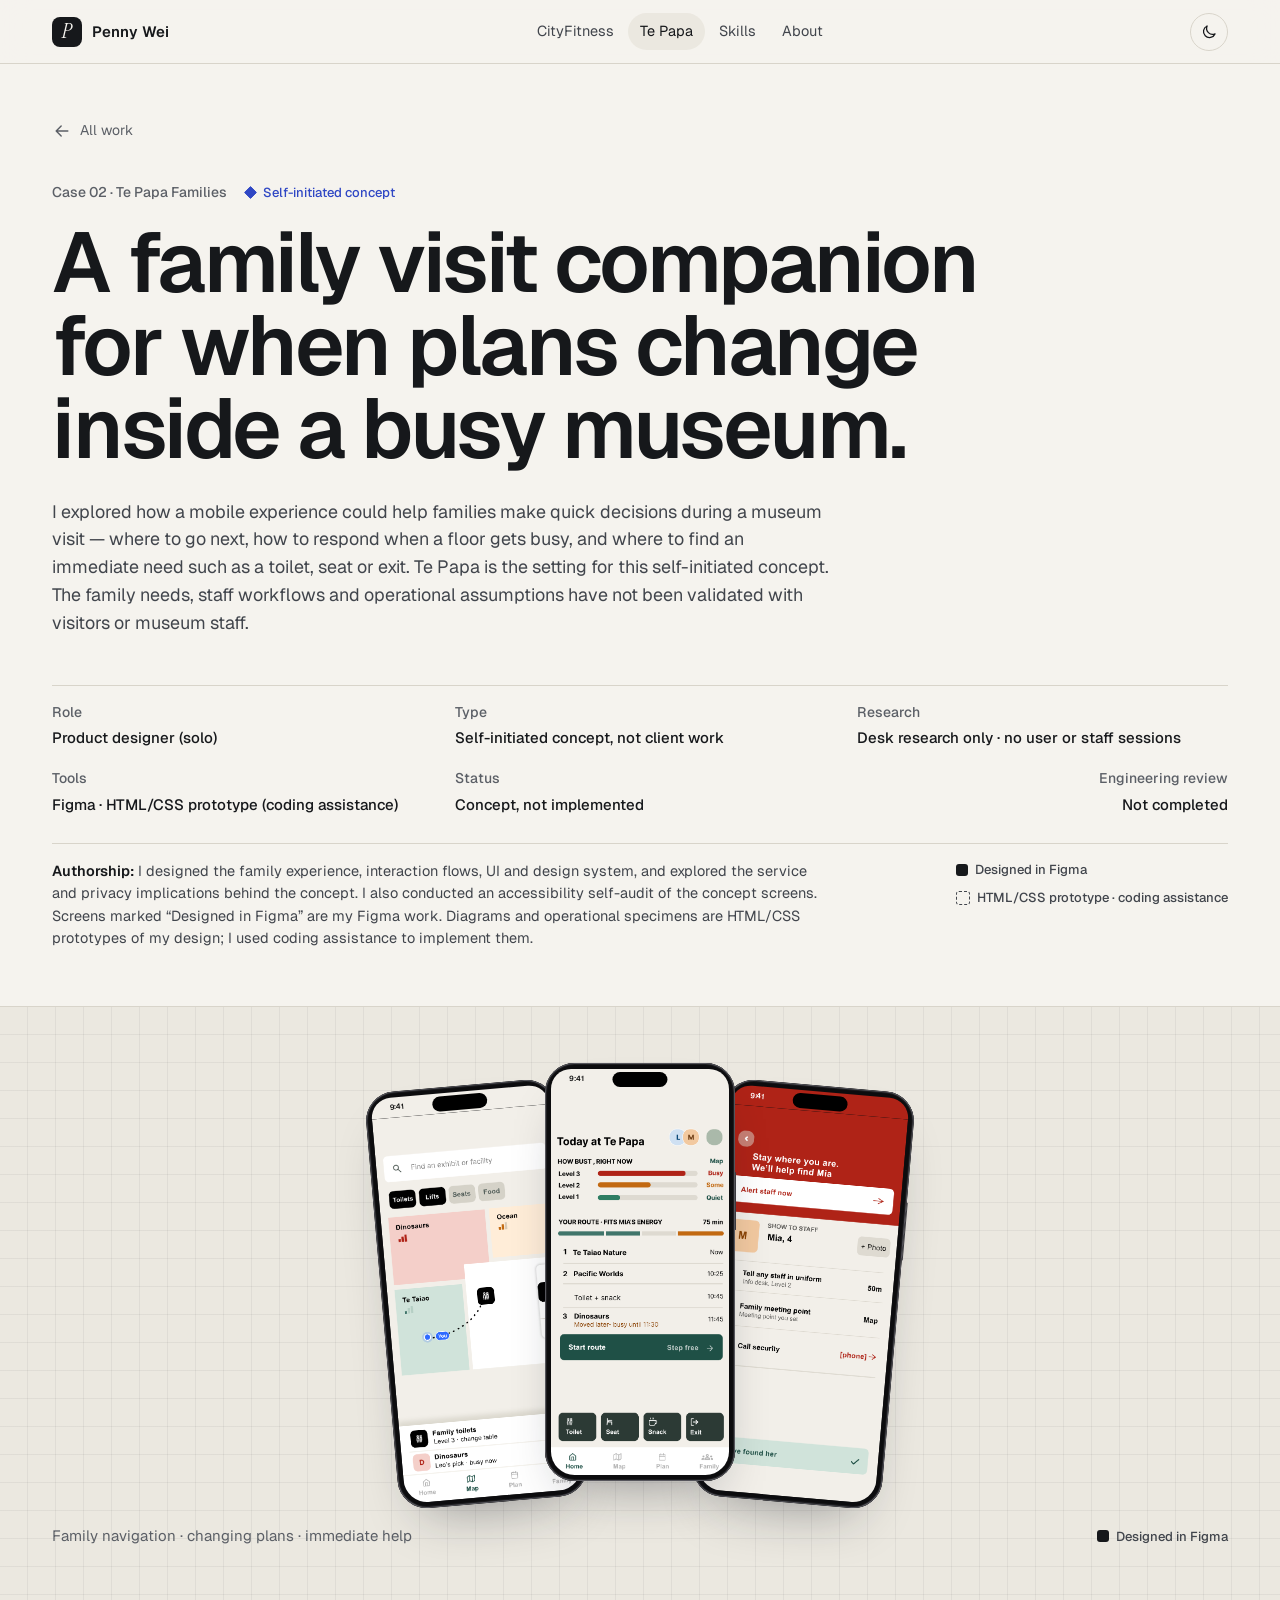
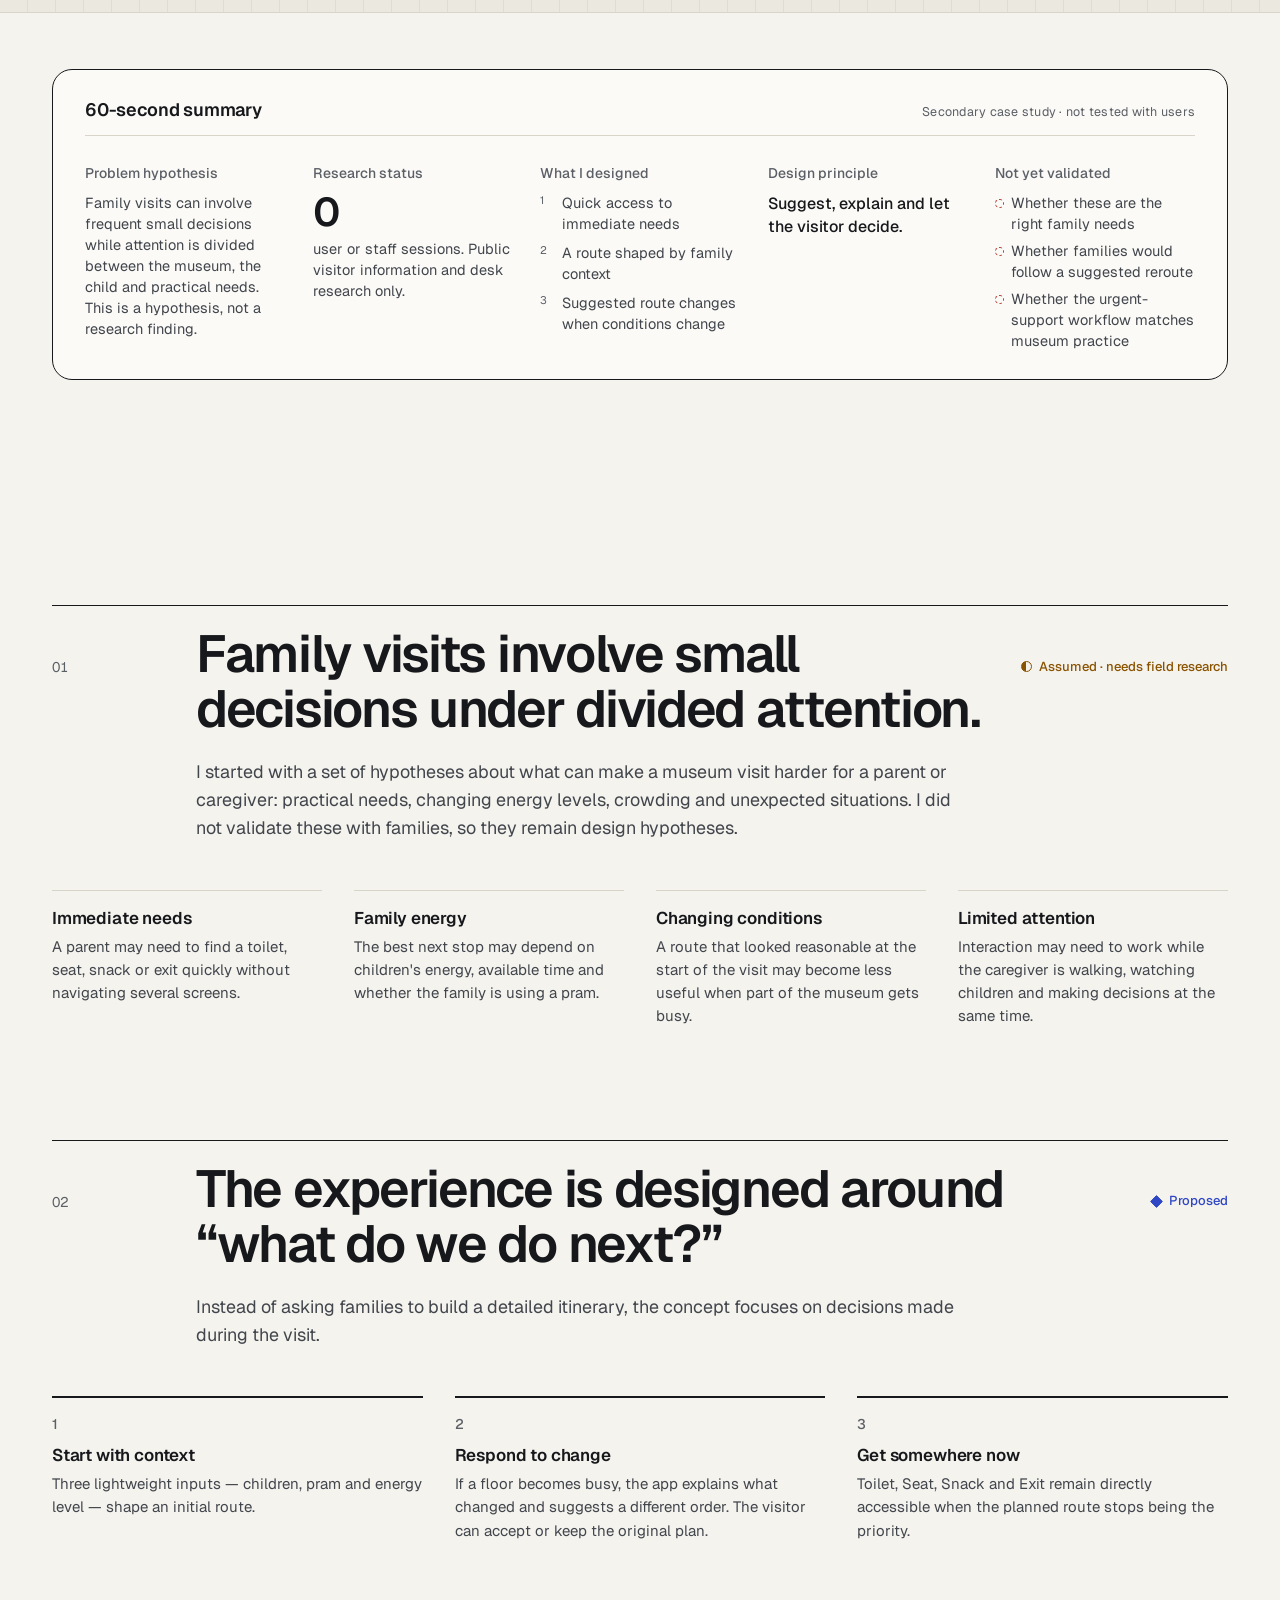
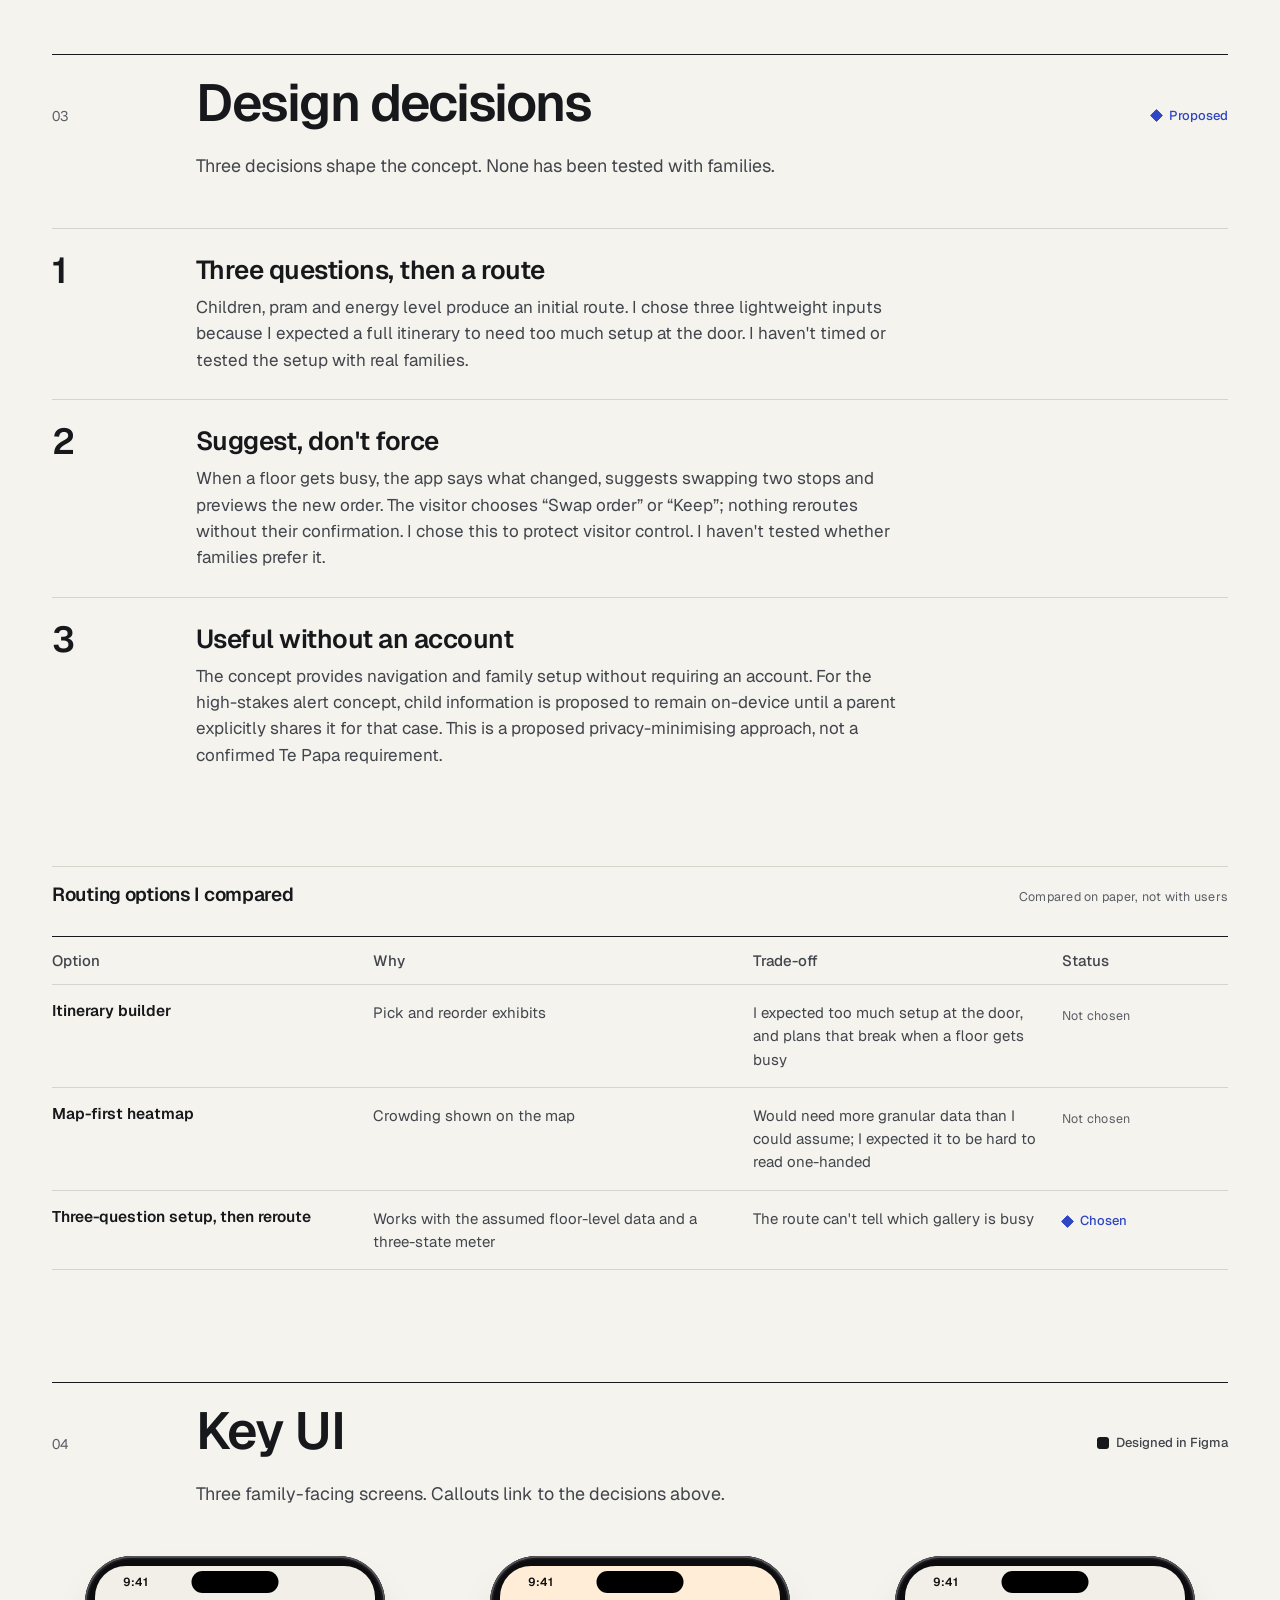
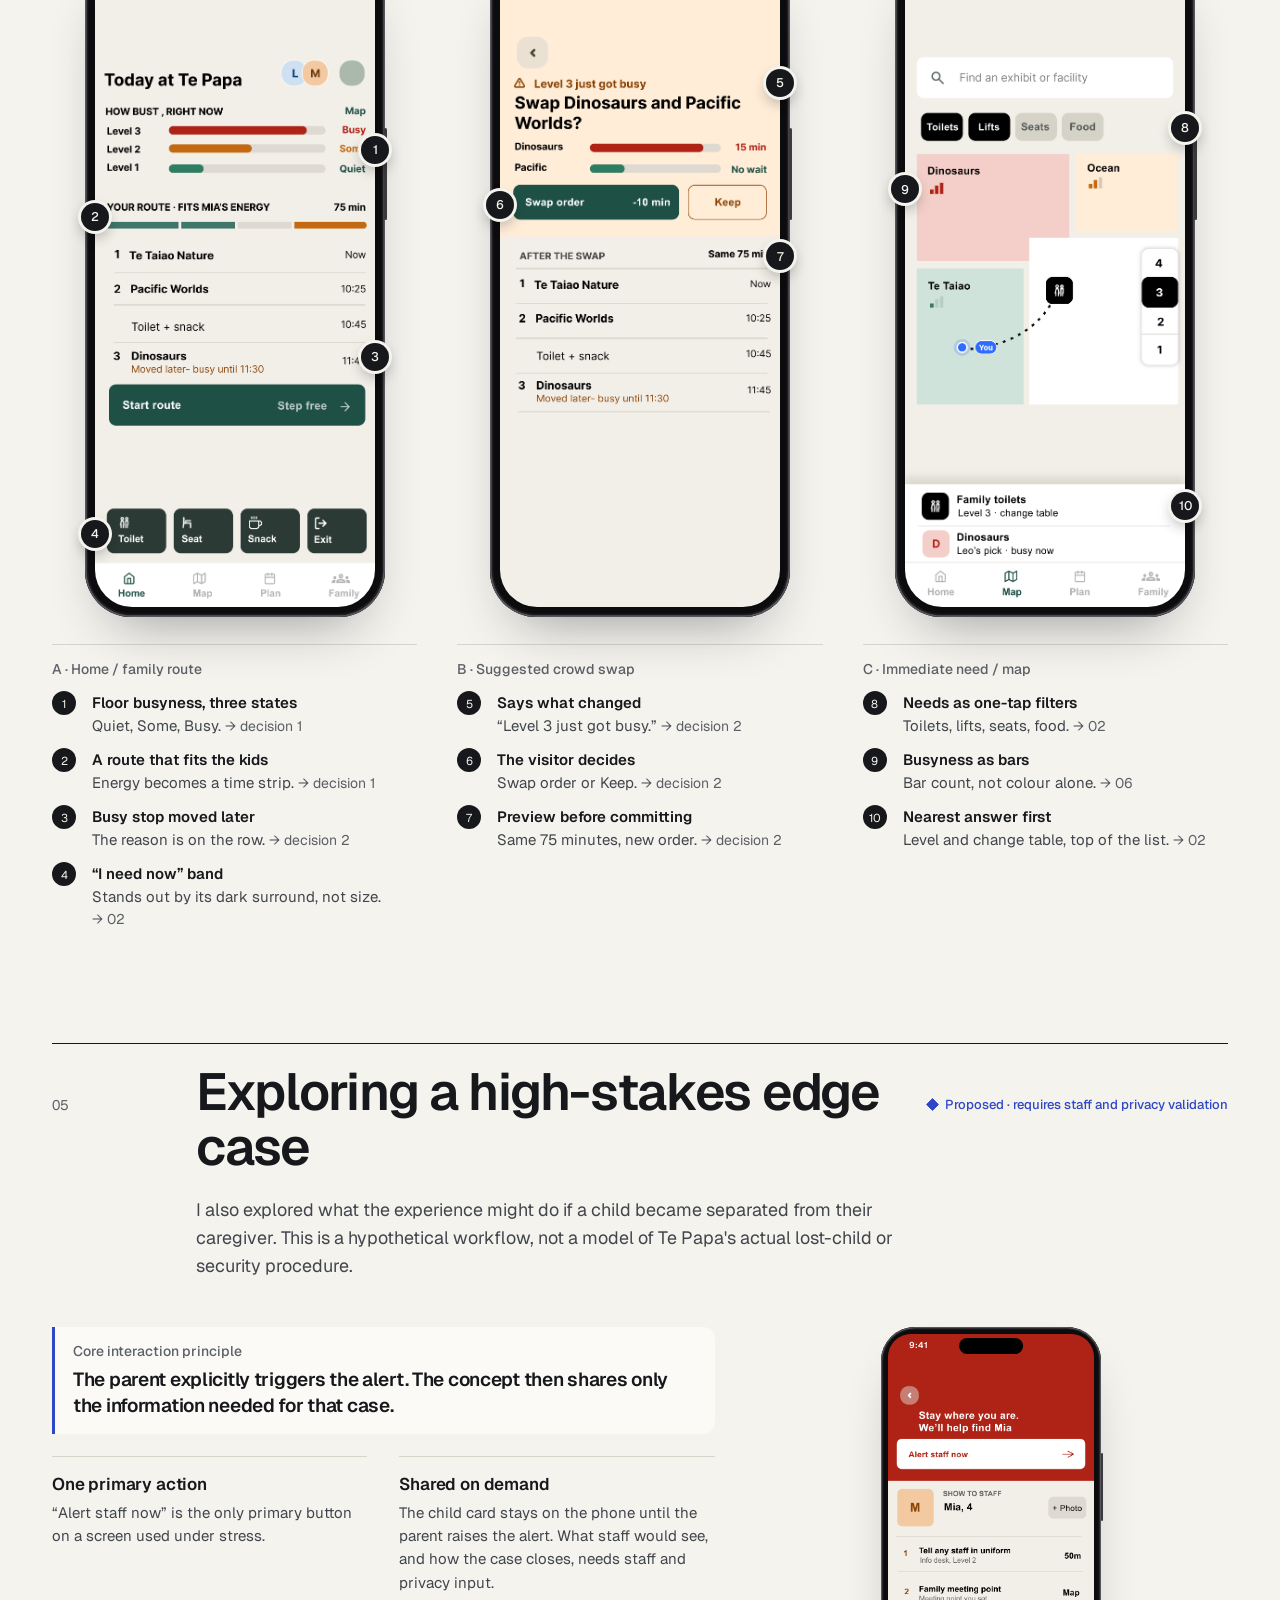
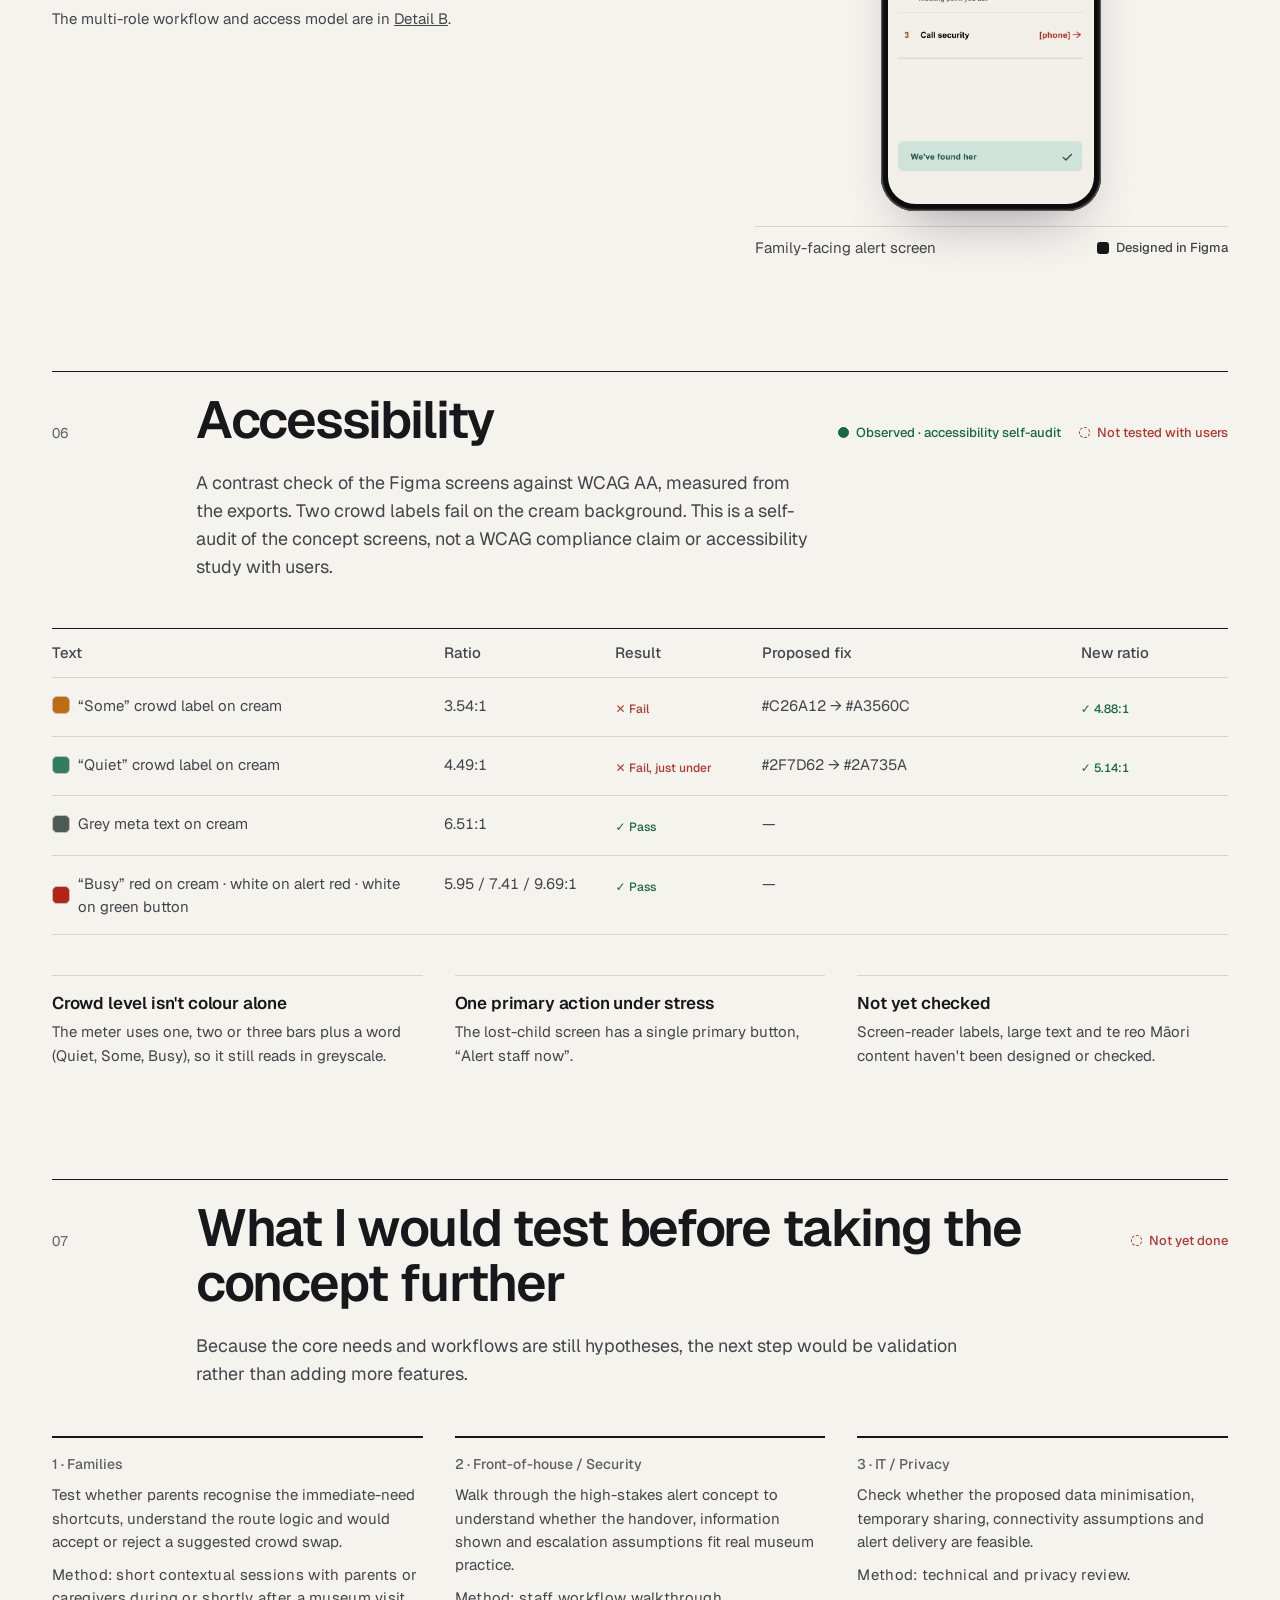
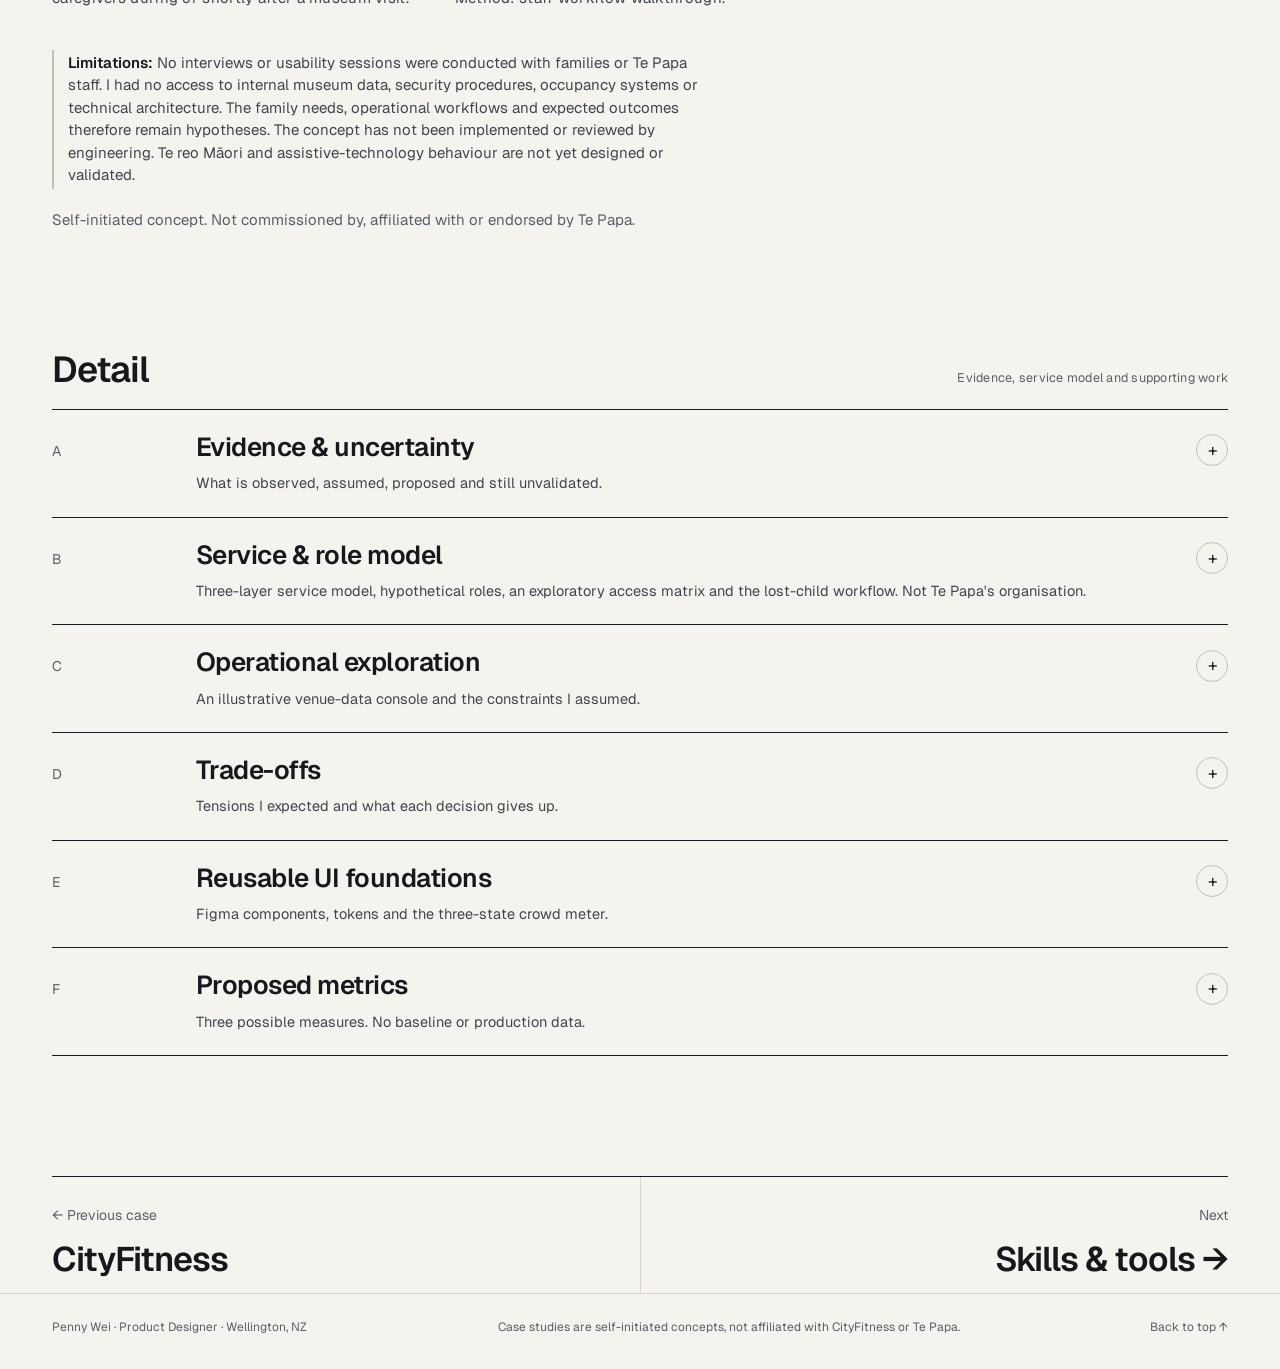
<file: Penny_Wei_Portfolio_Deploy/te-papa.html>
<!doctype html>
<html lang="en">
<head>
<meta charset="utf-8">
<meta name="viewport" content="width=device-width, initial-scale=1">
<title>Te Papa Families · Penny Wei</title>
<meta name="description" content="Te Papa Families is a self-initiated family museum navigation concept exploring low-friction wayfinding, changing plans and privacy-aware support. No user or staff testing has been conducted.">
<script>try{var q=new URLSearchParams(location.search).get('theme');if(q)localStorage.setItem('theme',q);var t=localStorage.getItem('theme');if(t)document.documentElement.setAttribute('data-theme',t)}catch(e){}</script>
<link rel="preconnect" href="https://fonts.googleapis.com">
<link rel="preconnect" href="https://fonts.gstatic.com" crossorigin>
<link href="https://fonts.googleapis.com/css2?family=Geist:wght@400;500;600;700&family=Geist+Mono:wght@400;500&family=Instrument+Serif:ital@0;1&display=swap" rel="stylesheet">
<link rel="stylesheet" href="assets/css/site.css">
</head>
<body>
<svg width="0" height="0" style="position:absolute" aria-hidden="true"><symbol id="i-ban" viewBox="0 0 24 24"><circle cx="12" cy="12" r="8.5"/><path d="M6 6l12 12"/></symbol><symbol id="i-arrow-r" viewBox="0 0 24 24"><path d="M5 12h14M13 6l6 6-6 6"/></symbol><symbol id="i-check" viewBox="0 0 24 24"><path d="M5 12.5l4.5 4.5L19 7.5"/></symbol><symbol id="i-x" viewBox="0 0 24 24"><path d="M6 6l12 12M18 6L6 18"/></symbol><symbol id="i-lock" viewBox="0 0 24 24"><rect x="5" y="11" width="14" height="10" rx="2"/><path d="M8 11V8a4 4 0 0 1 8 0v3"/></symbol><symbol id="i-unlock" viewBox="0 0 24 24"><rect x="5" y="11" width="14" height="10" rx="2"/><path d="M8 11V8a4 4 0 0 1 7.6-1.8"/></symbol><symbol id="i-card" viewBox="0 0 24 24"><rect x="3" y="6" width="18" height="13" rx="2"/><path d="M3 10.5h18M7 15h4"/></symbol><symbol id="i-star" viewBox="0 0 24 24"><path d="M12 3.5l2.6 5.3 5.9.9-4.3 4.1 1 5.8L12 16.9l-5.2 2.7 1-5.8-4.3-4.1 5.9-.9z"/></symbol><symbol id="i-bell" viewBox="0 0 24 24"><path d="M4 18h16M6 18a6 6 0 0 1 12 0M12 12V9.5M10 9.5h4"/></symbol><symbol id="i-sliders" viewBox="0 0 24 24"><path d="M4 7h10M18 7h2M4 17h4M12 17h8"/><circle cx="16" cy="7" r="2"/><circle cx="10" cy="17" r="2"/></symbol><symbol id="i-headset" viewBox="0 0 24 24"><path d="M4 14v-2a8 8 0 0 1 16 0v2"/><rect x="3" y="13" width="4" height="6" rx="1.5"/><rect x="17" y="13" width="4" height="6" rx="1.5"/><path d="M19 19c0 1.5-2 2.5-5 2.5"/></symbol><symbol id="i-tag" viewBox="0 0 24 24"><path d="M3 12V4h8l10 10-8 8z"/><circle cx="7.5" cy="8.5" r="1.3"/></symbol><symbol id="i-code" viewBox="0 0 24 24"><path d="M8 8l-4 4 4 4M16 8l4 4-4 4M13.5 5l-3 14"/></symbol><symbol id="i-door" viewBox="0 0 24 24"><path d="M5 21V4a1 1 0 0 1 1-1h12a1 1 0 0 1 1 1v17M3 21h18"/><circle cx="15" cy="12.5" r="1"/></symbol><symbol id="i-phone" viewBox="0 0 24 24"><rect x="6.5" y="2.5" width="11" height="19" rx="2.5"/><path d="M10.5 18.5h3"/></symbol><symbol id="i-pin" viewBox="0 0 24 24"><path d="M12 21s-7-6.2-7-11.5a7 7 0 0 1 14 0C19 14.8 12 21 12 21z"/><circle cx="12" cy="9.5" r="2.5"/></symbol><symbol id="i-ticket" viewBox="0 0 24 24"><path d="M4 5h16v4a3 3 0 0 0 0 6v4H4v-4a3 3 0 0 0 0-6z"/><path d="M14 6v12" stroke-dasharray="2 2.5"/></symbol><symbol id="i-hand" viewBox="0 0 24 24"><path d="M8 13V6a1.5 1.5 0 0 1 3 0v5m0-1V4.5a1.5 1.5 0 0 1 3 0V11m0-4a1.5 1.5 0 0 1 3 0v7a7 7 0 0 1-7 7h-.5a6 6 0 0 1-5-2.7L3 15.5a1.5 1.5 0 0 1 2.4-1.8L8 16"/></symbol><symbol id="i-family" viewBox="0 0 24 24"><circle cx="8" cy="6" r="2.5"/><circle cx="16.5" cy="10" r="2"/><path d="M4 21v-6a4 4 0 0 1 8 0v6M13.5 21v-4a3 3 0 0 1 6 0v4"/></symbol><symbol id="i-badge" viewBox="0 0 24 24"><rect x="5" y="3" width="14" height="18" rx="2"/><circle cx="12" cy="10" r="2.5"/><path d="M8.5 17a3.5 3.5 0 0 1 7 0"/></symbol><symbol id="i-shield" viewBox="0 0 24 24"><path d="M12 3l7 3v6c0 4.5-3 7.8-7 9-4-1.2-7-4.5-7-9V6z"/></symbol><symbol id="i-gauge" viewBox="0 0 24 24"><path d="M4 17a8 8 0 1 1 16 0"/><path d="M12 17l4-5"/></symbol><symbol id="i-frame" viewBox="0 0 24 24"><rect x="4" y="4" width="16" height="16" rx="1"/><path d="M4 16l5-5 4 4 2-2 5 5"/></symbol><symbol id="i-key" viewBox="0 0 24 24"><circle cx="8" cy="15" r="4"/><path d="M11 12l8-8M16 7l2 2"/></symbol><symbol id="i-clock" viewBox="0 0 24 24"><circle cx="12" cy="12" r="8.5"/><path d="M12 7.5V12l3 2"/></symbol><symbol id="i-alert" viewBox="0 0 24 24"><path d="M12 3.5L2.5 20h19z"/><path d="M12 10v4.5M12 17.5v.01"/></symbol><symbol id="i-arrow-l" viewBox="0 0 24 24"><path d="M19 12H5M11 6l-6 6 6 6"/></symbol><symbol id="i-arrow-up" viewBox="0 0 24 24"><path d="M12 19V5M6 11l6-6 6 6"/></symbol><symbol id="i-arrow-down" viewBox="0 0 24 24"><path d="M12 5v14M6 13l6 6 6-6"/></symbol><symbol id="i-menu" viewBox="0 0 24 24"><path d="M4 7h16M4 12h16M4 17h16"/></symbol><symbol id="i-moon" viewBox="0 0 24 24"><path d="M20 14.5A8 8 0 0 1 9.5 4a8 8 0 1 0 10.5 10.5z"/></symbol><symbol id="i-sun" viewBox="0 0 24 24"><circle cx="12" cy="12" r="4"/><path d="M12 2v2M12 20v2M2 12h2M20 12h2M4.9 4.9l1.4 1.4M17.7 17.7l1.4 1.4M4.9 19.1l1.4-1.4M17.7 6.3l1.4-1.4"/></symbol><symbol id="i-grid" viewBox="0 0 24 24"><rect x="4" y="4" width="7" height="7" rx="1"/><rect x="13" y="4" width="7" height="7" rx="1"/><rect x="4" y="13" width="7" height="7" rx="1"/><rect x="13" y="13" width="7" height="7" rx="1"/></symbol><symbol id="i-flow" viewBox="0 0 24 24"><circle cx="5" cy="6" r="2"/><circle cx="19" cy="18" r="2"/><path d="M7 6h6a4 4 0 0 1 4 4v6"/></symbol><symbol id="i-list" viewBox="0 0 24 24"><path d="M4 6h16M4 12h16M4 18h10"/></symbol><symbol id="i-chart" viewBox="0 0 24 24"><path d="M4 20V10M10 20V4M16 20v-7M22 20H2"/></symbol><symbol id="i-search" viewBox="0 0 24 24"><circle cx="11" cy="11" r="7"/><path d="M20 20l-4-4"/></symbol><symbol id="i-users" viewBox="0 0 24 24"><circle cx="9" cy="8" r="3"/><path d="M3 20a6 6 0 0 1 12 0M17 11a3 3 0 1 0 0-6M21 20a6 6 0 0 0-4-5.6"/></symbol><symbol id="i-calendar" viewBox="0 0 24 24"><rect x="3.5" y="5" width="17" height="15" rx="2"/><path d="M3.5 10h17M8 3v4M16 3v4"/></symbol><symbol id="i-building" viewBox="0 0 24 24"><path d="M4 21V5l8-3 8 3v16M2 21h20M9 21v-5h6v5"/></symbol><symbol id="i-eye" viewBox="0 0 24 24"><path d="M2.5 12S6 5.5 12 5.5 21.5 12 21.5 12 18 18.5 12 18.5 2.5 12 2.5 12z"/><circle cx="12" cy="12" r="2.5"/></symbol><symbol id="i-mail" viewBox="0 0 24 24"><rect x="3" y="5" width="18" height="14" rx="2"/><path d="M3.5 6.5l8.5 6 8.5-6"/></symbol></svg>
<a class="skip" href="#main">Skip to main content</a>
<header class="nav">
  <div class="wrap">
    <a class="brand" href="index.html" aria-label="Penny Wei, home"><span class="brand-mark">P</span><span class="brand-txt">Penny Wei</span></a>
    <nav class="nav-links" id="navLinks" aria-label="Main">
      <a href="cityfitness.html">CityFitness</a>
      <a href="te-papa.html" aria-current="page">Te Papa</a>
      <a href="index.html#skills">Skills</a>
      <a href="index.html#about">About</a>
    </nav>
    <div class="nav-tools">
      <button class="icon-btn theme-btn" type="button" aria-label="Switch light or dark theme"><svg class="icon moon" aria-hidden="true"><use href="#i-moon"/></svg><svg class="icon sun" aria-hidden="true"><use href="#i-sun"/></svg></button>
      <button class="icon-btn menu-btn" type="button" aria-label="Menu" aria-expanded="false" aria-controls="navLinks"><svg class="icon" aria-hidden="true"><use href="#i-menu"/></svg></button>
    </div>
  </div>
</header>

<main id="main" tabindex="-1">
  <header class="case-top">
    <div class="wrap">
      <a class="back" href="index.html#work"><svg class="icon" aria-hidden="true"><use href="#i-arrow-l"/></svg>All work</a>
      <div class="cl-row"><span class="eyebrow">Case 02 · Te Papa Families</span><span class="cl prop">Self-initiated concept</span></div>
      <h1 class="display">A family visit companion for when plans change inside a busy museum.</h1>
      <p class="lead">I explored how a mobile experience could help families make quick decisions during a museum visit — where to go next, how to respond when a floor gets busy, and where to find an immediate need such as a toilet, seat or exit. Te Papa is the setting for this self-initiated concept. The family needs, staff workflows and operational assumptions have not been validated with visitors or museum staff.</p>
      <dl class="facts" style="grid-template-columns:repeat(3,minmax(0,1fr))">
        <div><dt>Role</dt><dd>Product designer (solo)</dd></div>
        <div><dt>Type</dt><dd>Self-initiated concept, not client work</dd></div>
        <div><dt>Research</dt><dd>Desk research only · no user or staff sessions</dd></div>
        <div><dt>Tools</dt><dd>Figma · HTML/CSS prototype (coding assistance)</dd></div>
        <div><dt>Status</dt><dd>Concept, not implemented</dd></div>
        <div><dt>Engineering review</dt><dd>Not completed</dd></div>
      </dl>
      <div class="auth">
        <p><b>Authorship:</b> I designed the family experience, interaction flows, UI and design system, and explored the service and privacy implications behind the concept. I also conducted an accessibility self-audit of the concept screens. Screens marked “Designed in Figma” are my Figma work. Diagrams and operational specimens are HTML/CSS prototypes of my design; I used coding assistance to implement them.</p>
        <div class="legend" aria-label="Legend"><span class="tag figma">Designed in Figma</span><span class="tag html">HTML/CSS prototype · coding assistance</span></div>
      </div>
    </div>
  </header>

  <section class="case-hero paper" aria-label="Concept screens">
    <div class="wrap" style="grid-template-columns:1fr">
      <figure>
        <div class="trio">
          <div class="iphone"><div class="bz"><div class="scr" style="--sb:#f2efe9"><img src="assets/img/tp-map.png" alt="Map guiding the family to the nearest family toilet, one minute away, with crowd levels per gallery"></div></div></div>
          <div class="iphone"><div class="bz"><div class="scr" style="--sb:#f2efe9"><img src="assets/img/tp-home.png" alt="Home screen: how busy each level is right now, and a route that fits the child's energy"></div></div></div>
          <div class="iphone"><div class="bz"><div class="scr" style="--sb:#af2317;--sbt:#fff"><img src="assets/img/tp-alert.png" alt="Lost-child screen: one tap alerts staff and shows the child's card"></div></div></div>
        </div>
        <figcaption class="hero-cap"><span>Family navigation · changing plans · immediate help</span><span class="tag figma">Designed in Figma</span></figcaption>
      </figure>
    </div>
  </section>

  <div class="wrap" style="padding-top:56px">
    <section class="tldr" id="tp-summary" aria-label="60-second summary">
      <div class="t-h"><h2>60-second summary</h2><span class="mono muted">Secondary case study · not tested with users</span></div>
      <div><h3>Problem hypothesis</h3><p>Family visits can involve frequent small decisions while attention is divided between the museum, the child and practical needs. This is a hypothesis, not a research finding.</p></div>
      <div><h3>Research status</h3><span class="big">0</span><p>user or staff sessions. Public visitor information and desk research only.</p></div>
      <div><h3>What I designed</h3><ol><li>Quick access to immediate needs</li><li>A route shaped by family context</li><li>Suggested route changes when conditions change</li></ol></div>
      <div><h3>Design principle</h3><p style="color:var(--ink);font-size:16px;font-weight:500">Suggest, explain and let the visitor decide.</p></div>
      <div class="untested"><h3>Not yet validated</h3><ul><li>Whether these are the right family needs</li><li>Whether families would follow a suggested reroute</li><li>Whether the urgent-support workflow matches museum practice</li></ul></div>
    </section>
  </div>

  <nav class="tabs" aria-label="Case study sections" style="margin-top:56px">
    <div class="wrap">
      <ol>
        <li><a href="#tp-problem"><span>01</span>Problem hypothesis</a></li>
        <li><a href="#tp-experience"><span>02</span>Family experience</a></li>
        <li><a href="#tp-design"><span>03</span>Design decisions</a></li>
        <li><a href="#tp-ui"><span>04</span>Key UI</a></li>
        <li><a href="#tp-edge"><span>05</span>High-stakes edge case</a></li>
        <li><a href="#tp-a11y"><span>06</span>Accessibility</a></li>
        <li><a href="#tp-test"><span>07</span>What I would test</a></li>
        <li><a href="#tp-detail"><span>+</span>Detail</a></li>
      </ol>
    </div>
  </nav>

  <div class="wrap">
    <!-- 01 -->
    <section class="sec" id="tp-problem">
      <header class="sec-head">
        <span class="sec-num">01</span>
        <h2 class="h2">Family visits involve small decisions under divided attention.</h2>
        <p class="lead">I started with a set of hypotheses about what can make a museum visit harder for a parent or caregiver: practical needs, changing energy levels, crowding and unexpected situations. I did not validate these with families, so they remain design hypotheses.</p>
        <div class="cl-row"><span class="cl asm">Assumed · needs field research</span></div>
      </header>
      <div class="cols cols-4">
        <div class="col"><h3>Immediate needs</h3><p>A parent may need to find a toilet, seat, snack or exit quickly without navigating several screens.</p></div>
        <div class="col"><h3>Family energy</h3><p>The best next stop may depend on children's energy, available time and whether the family is using a pram.</p></div>
        <div class="col"><h3>Changing conditions</h3><p>A route that looked reasonable at the start of the visit may become less useful when part of the museum gets busy.</p></div>
        <div class="col"><h3>Limited attention</h3><p>Interaction may need to work while the caregiver is walking, watching children and making decisions at the same time.</p></div>
      </div>
    </section>

    <!-- 02 -->
    <section class="sec" id="tp-experience">
      <header class="sec-head">
        <span class="sec-num">02</span>
        <h2 class="h2">The experience is designed around “what do we do next?”</h2>
        <p class="lead">Instead of asking families to build a detailed itinerary, the concept focuses on decisions made during the visit.</p>
        <div class="cl-row"><span class="cl prop">Proposed</span></div>
      </header>
      <div class="cols cols-3">
        <div class="col strong"><span class="eyebrow">1</span><h3>Start with context</h3><p>Three lightweight inputs — children, pram and energy level — shape an initial route.</p></div>
        <div class="col strong"><span class="eyebrow">2</span><h3>Respond to change</h3><p>If a floor becomes busy, the app explains what changed and suggests a different order. The visitor can accept or keep the original plan.</p></div>
        <div class="col strong"><span class="eyebrow">3</span><h3>Get somewhere now</h3><p>Toilet, Seat, Snack and Exit remain directly accessible when the planned route stops being the priority.</p></div>
      </div>
    </section>

    <!-- 03 -->
    <section class="sec" id="tp-design">
      <header class="sec-head">
        <span class="sec-num">03</span>
        <h2 class="h2">Design decisions</h2>
        <p class="lead">Three decisions shape the concept. None has been tested with families.</p>
        <div class="cl-row"><span class="cl prop">Proposed</span></div>
      </header>
      <div class="dec" id="tp-d1"><span class="num">1</span><div><h3>Three questions, then a route</h3><p>Children, pram and energy level produce an initial route. I chose three lightweight inputs because I expected a full itinerary to need too much setup at the door. I haven't timed or tested the setup with real families.</p></div></div>
      <div class="dec" id="tp-d2"><span class="num">2</span><div><h3>Suggest, don't force</h3><p>When a floor gets busy, the app says what changed, suggests swapping two stops and previews the new order. The visitor chooses “Swap order” or “Keep”; nothing reroutes without their confirmation. I chose this to protect visitor control. I haven't tested whether families prefer it.</p></div></div>
      <div class="dec" id="tp-d3"><span class="num">3</span><div><h3>Useful without an account</h3><p>The concept provides navigation and family setup without requiring an account. For the high-stakes alert concept, child information is proposed to remain on-device until a parent explicitly shares it for that case. This is a proposed privacy-minimising approach, not a confirmed Te Papa requirement.</p></div></div>

      <div class="sub">
        <div class="sub-head"><h3>Routing options I compared</h3><span class="mono muted">Compared on paper, not with users</span></div>
        <div class="rows dwts" role="table" aria-label="Options considered">
          <div class="r h" role="row"><span>Option</span><span>Why</span><span>Trade-off</span><span>Status</span></div>
          <div class="r" role="row"><b role="cell">Itinerary builder</b><div role="cell"><span class="lbl">Why</span><p>Pick and reorder exhibits</p></div><div role="cell"><span class="lbl">Trade-off</span><p>I expected too much setup at the door, and plans that break when a floor gets busy</p></div><div role="cell"><span class="mono muted">Not chosen</span></div></div>
          <div class="r" role="row"><b role="cell">Map-first heatmap</b><div role="cell"><span class="lbl">Why</span><p>Crowding shown on the map</p></div><div role="cell"><span class="lbl">Trade-off</span><p>Would need more granular data than I could assume; I expected it to be hard to read one-handed</p></div><div role="cell"><span class="mono muted">Not chosen</span></div></div>
          <div class="r" role="row"><b role="cell">Three-question setup, then reroute</b><div role="cell"><span class="lbl">Why</span><p>Works with the assumed floor-level data and a three-state meter</p></div><div role="cell"><span class="lbl">Trade-off</span><p>The route can't tell which gallery is busy</p></div><div role="cell"><span class="cl prop">Chosen</span></div></div>
        </div>
      </div>
    </section>

    <!-- 04 -->
    <section class="sec" id="tp-ui">
      <header class="sec-head">
        <span class="sec-num">04</span>
        <h2 class="h2">Key UI</h2>
        <p class="lead">Three family-facing screens. Callouts link to the decisions above.</p>
        <div class="cl-row"><span class="tag figma">Designed in Figma</span></div>
      </header>
      <div class="annots">
        <figure class="annot">
          <div class="iphone"><div class="bz"><div class="scr" style="--sb:#f2efe9">
            <img src="assets/img/tp-home.png" alt="Home: how busy each of three levels is right now, a 75-minute route that fits Mia's energy, Dinosaurs moved later because it's busy until 11:30, and a dark I need now band with Toilet, Seat, Snack and Exit." loading="lazy">
            <a class="pin" href="#tp-d1" style="left:100%;top:25%" aria-label="Callout 1: floor busyness, see decision 1">1</a>
            <a class="pin" href="#tp-d1" style="left:0;top:36%" aria-label="Callout 2: route fits energy, see decision 1">2</a>
            <a class="pin" href="#tp-d2" style="left:100%;top:59%" aria-label="Callout 3: busy stop moved later, see decision 2">3</a>
            <a class="pin" href="#tp-experience" style="left:0;top:88%" aria-label="Callout 4: I need now band, see family experience">4</a>
          </div></div></div>
          <figcaption><span class="eyebrow">A · Home / family route</span>
            <ol class="notes">
              <li><span class="n">1</span><div><b>Floor busyness, three states</b>Quiet, Some, Busy. <a href="#tp-d1">→ decision 1</a></div></li>
              <li><span class="n">2</span><div><b>A route that fits the kids</b>Energy becomes a time strip. <a href="#tp-d1">→ decision 1</a></div></li>
              <li><span class="n">3</span><div><b>Busy stop moved later</b>The reason is on the row. <a href="#tp-d2">→ decision 2</a></div></li>
              <li><span class="n">4</span><div><b>“I need now” band</b>Stands out by its dark surround, not size. <a href="#tp-experience">→ 02</a></div></li>
            </ol>
          </figcaption>
        </figure>
        <figure class="annot">
          <div class="iphone"><div class="bz"><div class="scr" style="--sb:#ffedd8">
            <img src="assets/img/tp-swap.png" alt="Crowd alert: Level 3 just got busy. Swap Dinosaurs and Pacific Worlds? Waits of 15 minutes and no wait. Swap order or Keep, with a preview of the route after the swap." loading="lazy">
            <a class="pin" href="#tp-d2" style="left:100%;top:14%" aria-label="Callout 5: what changed, see decision 2">5</a>
            <a class="pin" href="#tp-d2" style="left:0;top:34%" aria-label="Callout 6: swap or keep, see decision 2">6</a>
            <a class="pin" href="#tp-d2" style="left:100%;top:42.5%" aria-label="Callout 7: preview, see decision 2">7</a>
          </div></div></div>
          <figcaption><span class="eyebrow">B · Suggested crowd swap</span>
            <ol class="notes">
              <li><span class="n">5</span><div><b>Says what changed</b>“Level 3 just got busy.” <a href="#tp-d2">→ decision 2</a></div></li>
              <li><span class="n">6</span><div><b>The visitor decides</b>Swap order or Keep. <a href="#tp-d2">→ decision 2</a></div></li>
              <li><span class="n">7</span><div><b>Preview before committing</b>Same 75 minutes, new order. <a href="#tp-d2">→ decision 2</a></div></li>
            </ol>
          </figcaption>
        </figure>
        <figure class="annot">
          <div class="iphone"><div class="bz"><div class="scr" style="--sb:#f2efe9">
            <img src="assets/img/tp-map.png" alt="Map with Toilets, Lifts, Seats and Food filters, gallery busyness shown as bars, a dotted route from You to the family toilets, and a list showing Family toilets on Level 3 with a change table." loading="lazy">
            <a class="pin" href="#tp-experience" style="left:100%;top:21.4%" aria-label="Callout 8: needs as one-tap filters, see family experience">8</a>
            <a class="pin" href="#tp-a11y" style="left:0;top:31.5%" aria-label="Callout 9: busyness as bars, see accessibility">9</a>
            <a class="pin" href="#tp-experience" style="left:100%;top:83.5%" aria-label="Callout 10: nearest answer first, see family experience">10</a>
          </div></div></div>
          <figcaption><span class="eyebrow">C · Immediate need / map</span>
            <ol class="notes">
              <li><span class="n">8</span><div><b>Needs as one-tap filters</b>Toilets, lifts, seats, food. <a href="#tp-experience">→ 02</a></div></li>
              <li><span class="n">9</span><div><b>Busyness as bars</b>Bar count, not colour alone. <a href="#tp-a11y">→ 06</a></div></li>
              <li><span class="n">10</span><div><b>Nearest answer first</b>Level and change table, top of the list. <a href="#tp-experience">→ 02</a></div></li>
            </ol>
          </figcaption>
        </figure>
      </div>
    </section>

    <!-- 05 -->
    <section class="sec" id="tp-edge">
      <header class="sec-head">
        <span class="sec-num">05</span>
        <h2 class="h2">Exploring a high-stakes edge case</h2>
        <p class="lead">I also explored what the experience might do if a child became separated from their caregiver. This is a hypothetical workflow, not a model of Te Papa's actual lost-child or security procedure.</p>
        <div class="cl-row"><span class="cl prop">Proposed · requires staff and privacy validation</span></div>
      </header>
      <div class="f-body">
        <div>
          <div class="mm" style="--fa:var(--prop)"><span>Core interaction principle</span><b>The parent explicitly triggers the alert. The concept then shares only the information needed for that case.</b></div>
          <div class="cols cols-2">
            <div class="col"><h3>One primary action</h3><p>“Alert staff now” is the only primary button on a screen used under stress.</p></div>
            <div class="col"><h3>Shared on demand</h3><p>The child card stays on the phone until the parent raises the alert. What staff would see, and how the case closes, needs staff and privacy input.</p></div>
          </div>
          <p class="cap">The multi-role workflow and access model are in <a href="#tp-model">Detail B</a>.</p>
        </div>
        <figure class="f-vis">
          <div class="iphone"><div class="bz"><div class="scr" style="--sb:#af2317;--sbt:#fff"><img src="assets/img/tp-alert.png" alt="Lost-child screen: Stay where you are, we'll help find Mia. Alert staff now. Mia's card to show staff. Steps: tell any staff in uniform, family meeting point, call security. We've found her closes the case." loading="lazy"></div></div></div>
          <figcaption><span>Family-facing alert screen</span><span class="tag figma">Designed in Figma</span></figcaption>
        </figure>
      </div>
    </section>

    <!-- 06 -->
    <section class="sec" id="tp-a11y">
      <header class="sec-head">
        <span class="sec-num">06</span>
        <h2 class="h2">Accessibility</h2>
        <p class="lead">A contrast check of the Figma screens against WCAG AA, measured from the exports. Two crowd labels fail on the cream background. This is a self-audit of the concept screens, not a WCAG compliance claim or accessibility study with users.</p>
        <div class="cl-row"><span class="cl obs">Observed · accessibility self-audit</span><span class="cl unv">Not tested with users</span></div>
      </header>
      <div class="rows ca" role="table" aria-label="Contrast check">
        <div class="r h" role="row"><span>Text</span><span>Ratio</span><span>Result</span><span>Proposed fix</span><span>New ratio</span></div>
        <div class="r" role="row"><span class="chip2"><i style="background:#c26a12"></i>“Some” crowd label on cream</span><div><span class="lbl">Ratio</span><p>3.54:1</p></div><div><span class="fail">Fail</span></div><div><span class="lbl">Fix</span><p>#C26A12 → #A3560C</p></div><div><span class="pass">4.88:1</span></div></div>
        <div class="r" role="row"><span class="chip2"><i style="background:#2f7d62"></i>“Quiet” crowd label on cream</span><div><span class="lbl">Ratio</span><p>4.49:1</p></div><div><span class="fail">Fail, just under</span></div><div><span class="lbl">Fix</span><p>#2F7D62 → #2A735A</p></div><div><span class="pass">5.14:1</span></div></div>
        <div class="r" role="row"><span class="chip2"><i style="background:#4e5a55"></i>Grey meta text on cream</span><div><span class="lbl">Ratio</span><p>6.51:1</p></div><div><span class="pass">Pass</span></div><div><span class="lbl">Fix</span><p>—</p></div><div></div></div>
        <div class="r" role="row"><span class="chip2"><i style="background:#b42318"></i>“Busy” red on cream · white on alert red · white on green button</span><div><span class="lbl">Ratio</span><p>5.95 / 7.41 / 9.69:1</p></div><div><span class="pass">Pass</span></div><div><span class="lbl">Fix</span><p>—</p></div><div></div></div>
      </div>
      <div class="cols cols-3 sub" style="margin-top:40px">
        <div class="col"><h3>Crowd level isn't colour alone</h3><p>The meter uses one, two or three bars plus a word (Quiet, Some, Busy), so it still reads in greyscale.</p></div>
        <div class="col"><h3>One primary action under stress</h3><p>The lost-child screen has a single primary button, “Alert staff now”.</p></div>
        <div class="col"><h3>Not yet checked</h3><p>Screen-reader labels, large text and te reo Māori content haven't been designed or checked.</p></div>
      </div>
    </section>

    <!-- 07 -->
    <section class="sec" id="tp-test">
      <header class="sec-head">
        <span class="sec-num">07</span>
        <h2 class="h2">What I would test before taking the concept further</h2>
        <p class="lead">Because the core needs and workflows are still hypotheses, the next step would be validation rather than adding more features.</p>
        <div class="cl-row"><span class="cl unv">Not yet done</span></div>
      </header>
      <div class="cols cols-3">
        <div class="col strong"><span class="eyebrow">1 · Families</span><p>Test whether parents recognise the immediate-need shortcuts, understand the route logic and would accept or reject a suggested crowd swap.</p><p class="mono muted" style="margin-top:10px">Method: short contextual sessions with parents or caregivers during or shortly after a museum visit.</p></div>
        <div class="col strong"><span class="eyebrow">2 · Front-of-house / Security</span><p>Walk through the high-stakes alert concept to understand whether the handover, information shown and escalation assumptions fit real museum practice.</p><p class="mono muted" style="margin-top:10px">Method: staff workflow walkthrough.</p></div>
        <div class="col strong"><span class="eyebrow">3 · IT / Privacy</span><p>Check whether the proposed data minimisation, temporary sharing, connectivity assumptions and alert delivery are feasible.</p><p class="mono muted" style="margin-top:10px">Method: technical and privacy review.</p></div>
      </div>
      <p class="note sub" style="margin-top:40px"><b>Limitations:</b> No interviews or usability sessions were conducted with families or Te Papa staff. I had no access to internal museum data, security procedures, occupancy systems or technical architecture. The family needs, operational workflows and expected outcomes therefore remain hypotheses. The concept has not been implemented or reviewed by engineering. Te reo Māori and assistive-technology behaviour are not yet designed or validated.</p>
      <p class="disclaim">Self-initiated concept. Not commissioned by, affiliated with or endorsed by Te Papa.</p>
    </section>

    <div class="depth-head" id="tp-detail"><h2>Detail</h2><span class="mono muted">Evidence, service model and supporting work</span></div>
    <details class="more" id="tp-evidence">
      <summary><span class="sec-num">A</span><h3>Evidence &amp; uncertainty</h3><span class="pm-ic" aria-hidden="true">+</span><p>What is observed, assumed, proposed and still unvalidated.</p></summary>
      <div class="in">
      <figure aria-label="16 statements: 3 observed, 4 assumed, 3 proposed, 6 unvalidated">
        <div class="ev">
          <span class="o" style="flex:3">3 <span class="lbl">observed</span></span>
          <span class="a" style="flex:4">4 <span class="lbl">assumed</span></span>
          <span class="p">3 <span class="lbl">proposed</span></span>
          <span class="u">6 <span class="lbl">unvalidated</span></span>
        </div>
        <div class="ev-legend"><span>16 statements</span><span>No user or staff sessions</span></div>
      </figure>
      <div class="cols cols-4 ev-cols" style="margin-top:40px">
        <div class="col o"><span class="cl obs">Observed</span><p class="muted">Public information, or measured in my own design</p>
          <ul><li><b>Public visitor information.</b> Te Papa's public visitor information covers floors, facilities and family visits. I used it to map the basic navigation and facility context available to visitors.</li>
          <li><b>Current public digital experience.</b> I reviewed the publicly available visitor experience as context for the concept. The no-account approach is my design proposal, not a response to a validated adoption problem.</li>
          <li><b>Accessibility self-audit.</b> Contrast ratios measured from my own Figma exports.</li></ul></div>
        <div class="col a"><span class="cl asm">Assumed</span><p class="muted">Working assumptions, because I had no access</p>
          <ul>
          <li><b>Venue data.</b> The concept assumes floor-level occupancy, facility locations and exhibit metadata are available. I haven't seen evidence that Te Papa has or combines these.</li><li><b>Family needs.</b> I assumed that parents visiting with young children may need quick access to toilets, lower-effort routes, crowd information and help during urgent situations.</li>
          <li><b>Staff workflow.</b> I modelled six potential stakeholder groups (Visitor Experience, Front-of-house, Security, Venue Ops, Curatorial / Learning, and IT / Privacy) and gave each a plausible operational need.</li>
          <li><b>System constraints.</b> I assumed floor-level rather than room-level occupancy, existing staff devices, limited in-building connectivity, and a requirement to minimise children's personal data.</li>
          <li class="muted">These assumptions were not confirmed with families or Te Papa staff.</li></ul></div>
        <div class="col p"><span class="cl prop">Proposed</span><p class="muted">My design decisions</p>
          <ul><li><b>A family visit companion</b> for in-the-moment decisions, backed by a hypothetical service model (Detail B).</li>
          <li><b>A permission model that limits child information by role and time.</b> A parent can raise an alert; staff would receive only the information needed for that case.</li>
          <li><b>A no-account entry point.</b> Family setup information is stored on the device, rather than requiring an account before the visitor gets any value.</li></ul></div>
        <div class="col u"><span class="cl unv">Unvalidated</span><p class="muted">I did not validate whether:</p>
          <ul><li>families actually leave early because children become tired;</li>
          <li>crowd peaks create the specific bottlenecks modelled;</li>
          <li>parents currently search for a lost child before contacting staff;</li>
          <li>Front-of-house staff experience the proposed volume of routine questions;</li>
          <li>the proposed workflow would reduce staff workload or incident-response time;</li>
          <li>families would use live crowd information to change their route.</li></ul></div>
      </div>
      <div class="sub">
        <div class="sub-head"><h3>Methods</h3></div>
        <div class="cols cols-4">
          <div class="col"><h4>Public visitor information</h4><p>Floors, facilities, family info</p></div>
          <div class="col"><h4>Role and process mapping</h4><p>6 hypothetical roles, assumed</p></div>
          <div class="col"><h4>Journey map: first question to closed incident</h4><p>Family + staff</p></div>
          <div class="col"><h4>Privacy &amp; bicultural considerations</h4><p>Data minimisation · bilingual experience identified as future work</p></div>
        </div>
      </div>
      </div>
    </details>
    <details class="more" id="tp-model">
      <summary><span class="sec-num">B</span><h3>Service &amp; role model</h3><span class="pm-ic" aria-hidden="true">+</span><p>Three-layer service model, hypothetical roles, an exploratory access matrix and the lost-child workflow. Not Te Papa's organisation.</p></summary>
      <div class="in">
      <p class="prose" style="margin-bottom:28px"><span style="color:var(--ink-2)">I used a hypothetical service model to pressure-test whether the family-facing concept raised operational, permission or ownership questions. These roles and workflows were not confirmed with Te Papa staff.</span></p>
      <figure class="dg" id="tp-layers" aria-label="Three-layer service model. Layer 1, family visitor experience (planning, navigation, route changes): used by parents and caregivers, with exhibit metadata maintained by Curatorial. Layer 2, live venue information (floor-level crowding, facilities, route conditions): thresholds set by Venue Ops; when a floor gets busy it suggests a route swap to layer 1. Layer 3, staff operations: a parent raises an alert, front-of-house hosts accept and Security escalates and closes; the child card is shared for one case only. IT and Privacy administer roles and the audit trail across all three layers.">
        <div class="dg-head"><b>Three product layers, and who uses each</b><span class="cl-row"><span class="cl prop">Proposed</span><span class="cl asm">Roles assumed · not based on staff interviews</span></span></div>
        <div class="layers">
          <div class="stack">
            <div class="layer">
              <div class="ly"><span class="mono">1 · for families</span><b>Family visitor experience</b><p>Planning, navigation, route changes, “I need now”.</p></div>
              <div class="ly-roles"><span class="role"><i><svg class="icon" aria-hidden="true"><use href="#i-family"/></svg></i>Parent / caregiver <small>uses</small></span><span class="role staff"><i><svg class="icon" aria-hidden="true"><use href="#i-frame"/></svg></i>Curatorial <small>feeds</small></span></div>
            </div>
            <div class="ly-link"><svg class="icon" aria-hidden="true"><use href="#i-arrow-up"/></svg>floor gets busy → suggest a swap</div>
            <div class="layer live">
              <div class="ly"><span class="mono">2 · shared data</span><b>Live venue information</b><p>Floor crowding, facilities, route conditions. Floor level only.</p></div>
              <div class="ly-roles"><span class="role staff"><i><svg class="icon" aria-hidden="true"><use href="#i-gauge"/></svg></i>Venue Ops <small>sets thresholds</small></span></div>
            </div>
            <div class="ly-link"><svg class="icon" aria-hidden="true"><use href="#i-arrow-down"/></svg>“Alert staff now” → child card shared for one case</div>
            <div class="layer">
              <div class="ly"><span class="mono">3 · for staff</span><b>Staff operations</b><p>Front-of-house, security and venue ops: alerts and thresholds.</p></div>
              <div class="ly-roles"><span class="role staff"><i><svg class="icon" aria-hidden="true"><use href="#i-badge"/></svg></i>Front-of-house host <small>accepts</small></span><span class="role staff"><i><svg class="icon" aria-hidden="true"><use href="#i-shield"/></svg></i>Security lead <small>closes</small></span></div>
            </div>
          </div>
          <div class="rail"><svg class="icon" aria-hidden="true"><use href="#i-key"/></svg><span>IT &amp; Privacy · roles + audit, all layers</span></div>
        </div>
      </figure>
      <div class="sub">
        <div class="sub-head"><h3>Hypothetical roles</h3><span class="cl asm">Roles assumed · not based on staff interviews</span></div>
        <div class="cols cols-3">
        <div class="col"><span class="role"><i><svg class="icon" aria-hidden="true"><use href="#i-family"/></svg></i><small>Visitor</small></span><h4 style="margin-top:12px">Parent / caregiver</h4><p>Would use the family-facing experience for navigation, immediate needs and optional urgent support.</p></div>
        <div class="col"><span class="role staff"><i><svg class="icon" aria-hidden="true"><use href="#i-badge"/></svg></i><small>Staff · floor</small></span><h4 style="margin-top:12px">Front-of-house host</h4><p>In the hypothetical service model, could receive a scoped alert and help connect the family with the appropriate response.</p></div>
        <div class="col"><span class="role staff"><i><svg class="icon" aria-hidden="true"><use href="#i-shield"/></svg></i><small>Staff · escalation</small></span><h4 style="margin-top:12px">Security lead</h4><p>The concept assumes an escalation role would need enough case information to respond if an alert remained unresolved.</p></div>
        <div class="col"><span class="role staff"><i><svg class="icon" aria-hidden="true"><use href="#i-gauge"/></svg></i><small>Operations</small></span><h4 style="margin-top:12px">Venue Ops manager</h4><p>The routing concept assumes someone would maintain or approve the crowd thresholds used for route suggestions.</p></div>
        <div class="col"><span class="role staff"><i><svg class="icon" aria-hidden="true"><use href="#i-frame"/></svg></i><small>Content</small></span><h4 style="margin-top:12px">Curatorial / Learning</h4><p>The concept assumes exhibit information such as location and visitor-facing attributes would need an accountable content owner.</p></div>
        <div class="col"><span class="role staff"><i><svg class="icon" aria-hidden="true"><use href="#i-key"/></svg></i><small>Governance</small></span><h4 style="margin-top:12px">IT &amp; Privacy</h4><p>The concept would require technical and privacy review of access, temporary sharing, retention and system administration.</p></div>
      </div>
      </div>
      <div class="sub">
        <div class="sub-head"><h3>Exploratory access matrix</h3><span class="cl prop">Proposed</span></div>
        <p class="prose" style="margin-bottom:24px"><span style="color:var(--ink-2)">This matrix explores one possible least-access model for the concept. It is not Te Papa's permission model and has not been reviewed by Security, Privacy or IT.</span></p>
        <div class="pm" role="table" aria-label="Exploratory proposed access matrix: six hypothetical roles by five data objects. Proposed access is standing, scoped for one case, or none. Not Te Papa's permission model.">
          <div role="row" style="display:contents">
            <span></span>
            <span class="ch" role="columnheader">Child profile</span><span class="ch" role="columnheader">Live alert</span><span class="ch" role="columnheader">Crowd thresholds</span><span class="ch" role="columnheader">Exhibit metadata</span><span class="ch" role="columnheader">Audit log</span>
          </div>
          <div role="row" style="display:contents">
            <span class="rh" role="rowheader"><span class="role"><i><svg class="icon" aria-hidden="true"><use href="#i-family"/></svg></i>Parent</span></span>
            <span class="c full" role="cell" aria-label="Full: own"><svg class="icon" aria-hidden="true"><use href="#i-check"/></svg>Own</span>
            <span class="c scoped" role="cell" aria-label="Scoped: raise"><svg class="icon" aria-hidden="true"><use href="#i-clock"/></svg>Raise</span>
            <span class="c none" role="cell" aria-label="None">—</span>
            <span class="c full" role="cell" aria-label="Full: view"><svg class="icon" aria-hidden="true"><use href="#i-check"/></svg>View</span>
            <span class="c none" role="cell" aria-label="None">—</span>
          </div>
          <div role="row" style="display:contents">
            <span class="rh" role="rowheader"><span class="role staff"><i><svg class="icon" aria-hidden="true"><use href="#i-badge"/></svg></i>Host</span></span>
            <span class="c scoped" role="cell" aria-label="Scoped: on alert"><svg class="icon" aria-hidden="true"><use href="#i-clock"/></svg>On alert</span>
            <span class="c scoped" role="cell" aria-label="Scoped: accept"><svg class="icon" aria-hidden="true"><use href="#i-clock"/></svg>Accept</span>
            <span class="c none" role="cell" aria-label="None">—</span>
            <span class="c full" role="cell" aria-label="Full: view"><svg class="icon" aria-hidden="true"><use href="#i-check"/></svg>View</span>
            <span class="c none" role="cell" aria-label="None">—</span>
          </div>
          <div role="row" style="display:contents">
            <span class="rh" role="rowheader"><span class="role staff"><i><svg class="icon" aria-hidden="true"><use href="#i-shield"/></svg></i>Security</span></span>
            <span class="c scoped" role="cell" aria-label="Scoped: on alert"><svg class="icon" aria-hidden="true"><use href="#i-clock"/></svg>On alert</span>
            <span class="c full" role="cell" aria-label="Full: all, close"><svg class="icon" aria-hidden="true"><use href="#i-check"/></svg>All · close</span>
            <span class="c none" role="cell" aria-label="None">—</span>
            <span class="c none" role="cell" aria-label="None">—</span>
            <span class="c scoped" role="cell" aria-label="Scoped: own cases"><svg class="icon" aria-hidden="true"><use href="#i-clock"/></svg>Own cases</span>
          </div>
          <div role="row" style="display:contents">
            <span class="rh" role="rowheader"><span class="role staff"><i><svg class="icon" aria-hidden="true"><use href="#i-gauge"/></svg></i>Venue Ops</span></span>
            <span class="c none" role="cell" aria-label="No proposed access">No access</span>
            <span class="c scoped" role="cell" aria-label="Scoped: count only"><svg class="icon" aria-hidden="true"><use href="#i-clock"/></svg>Count only</span>
            <span class="c full" role="cell" aria-label="Full: edit"><svg class="icon" aria-hidden="true"><use href="#i-check"/></svg>Edit</span>
            <span class="c none" role="cell" aria-label="None">—</span>
            <span class="c none" role="cell" aria-label="None">—</span>
          </div>
          <div role="row" style="display:contents">
            <span class="rh" role="rowheader"><span class="role staff"><i><svg class="icon" aria-hidden="true"><use href="#i-frame"/></svg></i>Curatorial</span></span>
            <span class="c none" role="cell" aria-label="No proposed access">No access</span>
            <span class="c none" role="cell" aria-label="None">—</span>
            <span class="c none" role="cell" aria-label="None">—</span>
            <span class="c full" role="cell" aria-label="Full: edit"><svg class="icon" aria-hidden="true"><use href="#i-check"/></svg>Edit</span>
            <span class="c none" role="cell" aria-label="None">—</span>
          </div>
          <div role="row" style="display:contents">
            <span class="rh" role="rowheader"><span class="role staff"><i><svg class="icon" aria-hidden="true"><use href="#i-key"/></svg></i>IT admin</span></span>
            <span class="c none" role="cell" aria-label="No proposed access">No access</span>
            <span class="c none" role="cell" aria-label="None">—</span>
            <span class="c none" role="cell" aria-label="None">—</span>
            <span class="c none" role="cell" aria-label="None">—</span>
            <span class="c full" role="cell" aria-label="Full"><svg class="icon" aria-hidden="true"><use href="#i-check"/></svg>Full</span>
          </div>
        </div>
        <div class="pm-legend" aria-hidden="true">
          <span><i class="full"></i>Proposed standing access</span>
          <span><i class="scoped"></i>Proposed scoped access · one case, or counts only</span>
          <span><i class="none"></i>No proposed access</span>
        </div>
      </div>
      <div class="sub">
        <div class="sub-head"><h3>Hypothetical lost-child workflow across roles</h3><span class="cl-row"><span class="cl prop">Proposed</span><span class="cl asm">Not Te Papa's procedure</span></span></div>
        <div class="swim" role="list" aria-label="Hypothetical lost-child alert workflow across four lanes: Parent, Host, Security and System. Not Te Papa's procedure.">
          <span class="lane-h" style="grid-row:1"><span class="role"><i><svg class="icon" aria-hidden="true"><use href="#i-family"/></svg></i>Parent</span></span><span class="lane-bg" style="grid-row:1"></span>
          <span class="lane-h" style="grid-row:2"><span class="role staff"><i><svg class="icon" aria-hidden="true"><use href="#i-badge"/></svg></i>Host</span></span><span class="lane-bg" style="grid-row:2"></span>
          <span class="lane-h" style="grid-row:3"><span class="role staff"><i><svg class="icon" aria-hidden="true"><use href="#i-shield"/></svg></i>Security</span></span><span class="lane-bg" style="grid-row:3"></span>
          <span class="lane-h" style="grid-row:4"><span class="role staff"><i><svg class="icon" aria-hidden="true"><use href="#i-code"/></svg></i>System</span></span><span class="lane-bg" style="grid-row:4"></span>
          <div class="step" role="listitem" style="grid-column:2;grid-row:1"><span class="ln cl concept">Parent</span><span class="mono">Step 1</span><b>Taps “Alert staff now”</b>Child card and current floor are shared.</div>
          <div class="step" role="listitem" style="grid-column:3;grid-row:2"><span class="ln cl concept">Host</span><span class="mono">Step 2</span><b>A host could accept</b>Proposed: sees the child card for this case.</div>
          <div class="step" role="listitem" style="grid-column:4;grid-row:3;border-style:dashed"><span class="ln cl concept">Security</span><span class="mono">If needed</span><b>Escalation, if unresolved</b>Proposed; real escalation path unknown.</div>
          <div class="step close" role="listitem" style="grid-column:5;grid-row:1 / span 2"><span class="ln cl concept">Parent / Host</span><span class="mono">Close</span><b>“We've found her”</b>Proposed: the case closes in the app.</div>
          <div class="step sys" role="listitem" style="grid-column:6;grid-row:4"><span class="ln cl concept">System</span><span class="mono">Auto</span><b>Shared access ends</b>Proposed shared access ends when the case closes. What, if anything, should be retained afterwards would require Privacy, Security and operational review.</div>
        </div>
      </div>
      </div>
    </details>
    <details class="more" id="tp-ops">
      <summary><span class="sec-num">C</span><h3>Operational exploration</h3><span class="pm-ic" aria-hidden="true">+</span><p>An illustrative venue-data console and the constraints I assumed.</p></summary>
      <div class="in">
      <div class="sub-head" style="margin-top:0"><h3>Exploring how venue data might be maintained</h3><span class="cl-row"><span class="cl concept">Illustrative operational concept</span><span class="tag html">HTML/CSS prototype · coding assistance</span></span></div>
      <p class="prose" style="margin-bottom:28px"><span style="color:var(--ink-2)">Illustrative operational concept · not based on Te Papa's internal tools or workflows. I don't know whether Curatorial or Venue Ops teams would work this way.</span></p>
      <figure class="console" aria-label="Illustrative operational concept, not based on Te Papa's internal tools. Ops console with two panels. Exhibit metadata, editable by Curatorial: two exhibits selected, set noise level to Quiet; Te Taiao Nature changes from Some to Quiet, Pacific Worlds has no change, Dinosaurs is not selected. Busy thresholds, editable by Venue Ops: a Quiet, Some and Busy band for each of four floors, applied to every floor in one edit.">
          <div class="bar"><i></i><i></i><i></i><span>ops-console · venue · Exhibits &amp; floors</span></div>
          <div class="body">
            <nav aria-hidden="true">
              <div class="org">Ops console<small>Role-scoped views</small></div>
              <a class="on"><svg class="icon"><use href="#i-frame"/></svg>Exhibits</a>
              <a class="on"><svg class="icon"><use href="#i-gauge"/></svg>Floors</a>
              <a><svg class="icon"><use href="#i-alert"/></svg>Alerts</a>
              <a><svg class="icon"><use href="#i-list"/></svg>Audit log</a>
              <a><svg class="icon"><use href="#i-key"/></svg>Roles</a>
            </nav>
            <div class="cmain">
              <div class="cpanels">
                <div class="cpanel">
                  <h4>Exhibit metadata <span class="role staff"><i><svg class="icon" aria-hidden="true"><use href="#i-frame"/></svg></i><small>Curatorial · edit</small></span></h4>
                  <div class="toolbar"><b>2 exhibits selected</b><span class="chg">· Set noise level → Quiet</span></div>
                  <div class="ctable">
                    <div class="tr th"><span></span><span>Exhibit</span><span>Type</span><span>Noise</span></div>
                    <div class="tr"><span class="cb on"><svg class="icon"><use href="#i-check"/></svg></span><span>Te Taiao Nature</span><span>hands-on</span><span class="chg"><s>Some</s>→<b>Quiet</b></span></div>
                    <div class="tr"><span class="cb on"><svg class="icon"><use href="#i-check"/></svg></span><span>Pacific Worlds</span><span>gallery</span><span class="chg">No change</span></div>
                    <div class="tr dim"><span class="cb"></span><span>Dinosaurs</span><span>Level 3</span><span class="chg">Not selected</span></div>
                  </div>
                  <div class="impact"><span>Visitors will see: <b>Te Taiao · Quiet</b></span><span class="cbtn p">Preview before publish</span></div>
                </div>
                <div class="cpanel">
                  <h4>Busy thresholds <span class="role staff"><i><svg class="icon" aria-hidden="true"><use href="#i-gauge"/></svg></i><small>Venue Ops · edit</small></span></h4>
                  <div class="thr"><span>Level 1</span><span class="bar3"><i class="q"></i><i class="s"></i><i class="b"></i><em style="left:60%"></em><em style="left:85%"></em></span></div>
                  <div class="thr"><span>Level 2</span><span class="bar3"><i class="q"></i><i class="s"></i><i class="b"></i><em style="left:60%"></em><em style="left:85%"></em></span></div>
                  <div class="thr"><span>Level 3</span><span class="bar3"><i class="q"></i><i class="s"></i><i class="b"></i><em style="left:60%"></em><em style="left:85%"></em></span></div>
                  <div class="thr"><span>Level 4</span><span class="bar3"><i class="q"></i><i class="s"></i><i class="b"></i><em style="left:60%"></em><em style="left:85%"></em></span></div>
                  <div class="thr-scale"><span>Quiet</span><span>Some</span><span>Busy</span></div>
                  <div class="apply"><span class="cb on"><svg class="icon"><use href="#i-check"/></svg></span>Apply to every floor in one edit</div>
                  <p class="mono muted" style="margin-top:10px">Floor counts only · no personal data</p>
                </div>
              </div>
            </div>
          </div>
        </figure>
      <p class="fig-cap">2 exhibits selected · Set noise level → Quiet · Illustrative · preview before publish</p>
      <div class="sub">
        <div class="sub-head"><h3>Constraints I assumed</h3><span class="cl asm">Assumed</span></div>
        <div class="cols cols-5">
          <div class="col"><span class="cl asm" style="margin-bottom:8px">Assumed</span><h4>Occupancy data is floor-level only</h4><p>The route could know a level is busy, not which gallery.</p></div>
          <div class="col"><span class="cl prop" style="margin-bottom:8px">Proposed response</span><h4>Privacy-sensitive child information</h4><p>Proposed response: minimise collection and keep family setup on-device by default.</p></div>
          <div class="col"><span class="cl unv" style="margin-bottom:8px">Future work</span><h4>Bilingual experience would need to be designed from the start</h4><p>The welcome screen offers a te reo Māori option, but bilingual content isn't designed yet. It would need to be developed with fluent speakers rather than machine-translated.</p></div>
          <div class="col"><span class="cl asm" style="margin-bottom:8px">Assumed</span><h4>Patchy in-building connectivity</h4><p>An offline map would likely be needed.</p></div>
          <div class="col"><span class="cl asm" style="margin-bottom:8px">Assumed</span><h4>No new staff hardware</h4><p>Alerts would reuse existing staff devices, if suitable ones exist.</p></div>
        </div>
      </div>
      </div>
    </details>
    <details class="more" id="tp-tradeoffs">
      <summary><span class="sec-num">D</span><h3>Trade-offs</h3><span class="pm-ic" aria-hidden="true">+</span><p>Tensions I expected and what each decision gives up.</p></summary>
      <div class="in">
      <p class="prose" style="margin-bottom:24px"><span style="color:var(--ink-2)">Tensions I expected, not ones raised by anyone at Te Papa.</span></p>
      <div class="rows" role="table" aria-label="Trade-offs">
        <div class="r h" role="row" style="grid-template-columns:1.2fr 1.4fr 1.2fr"><span>Decision</span><span>Likely tension</span><span>What I gave up</span></div>
        <div class="r" role="row" style="grid-template-columns:1.2fr 1.4fr 1.2fr"><b role="cell">No account for the family experience</b><div role="cell"><span class="lbl">Likely tension</span><p>Lower entry friction vs fewer opportunities to retain preferences or understand repeat use</p></div><div role="cell"><span class="lbl">What I gave up</span><p>Less persistent visitor data by design</p></div></div>
        <div class="r" role="row" style="grid-template-columns:1.2fr 1.4fr 1.2fr"><b role="cell">Suggest a crowd swap, with Keep as an option</b><div role="cell"><span class="lbl">Likely tension</span><p>Optimising the suggested route vs preserving visitor control</p></div><div role="cell"><span class="lbl">What I gave up</span><p>Suggestions may have less effect if visitors choose to keep their original route</p></div></div>
        <div class="r" role="row" style="grid-template-columns:1.2fr 1.4fr 1.2fr"><b role="cell">Floor-level data with a three-state meter</b><div role="cell"><span class="lbl">Likely tension</span><p>More precise crowd information vs the additional data and infrastructure that would be required</p></div><div role="cell"><span class="lbl">What I gave up</span><p>The route can't tell which gallery is busy</p></div></div>
        <div class="r" role="row" style="grid-template-columns:1.2fr 1.4fr 1.2fr"><b role="cell">Reuse staff devices, if suitable</b><div role="cell"><span class="lbl">Likely tension</span><p>A dedicated alert interface vs integrating with tools staff may already use</p></div><div role="cell"><span class="lbl">What I gave up</span><p>Feasibility and notification reliability would need technical and staff validation</p></div></div>
        <div class="r" role="row" style="grid-template-columns:1.2fr 1.4fr 1.2fr"><b role="cell">Reusable components <span class="cl asm" style="display:flex;margin-top:6px">Speculative</span></b><div role="cell"><span class="lbl">Likely tension</span><p>Designing for this concept vs allowing future reuse</p></div><div role="cell"><span class="lbl">What I gave up</span><p>Some additional systemisation during concept development</p></div></div>
      </div>
      </div>
    </details>
    <details class="more" id="tp-system">
      <summary><span class="sec-num">E</span><h3>Reusable UI foundations</h3><span class="pm-ic" aria-hidden="true">+</span><p>Figma components, tokens and the three-state crowd meter.</p></summary>
      <div class="in">
      <p class="prose" style="margin-bottom:24px"><span style="color:var(--ink-2)">I built the concept with reusable Figma components and tokens so the interface could remain internally consistent. Reuse by other venues is a design possibility, not a validated product strategy.</span></p>
      <figure>
        <div class="shot"><img src="assets/img/tp-style.jpg" alt="Design system: five layout rules (lock to edges, dense but grouped, show don't label, one emphasis per screen, no cards in cards), colour tokens, a three-state crowd meter, type scale, the row unit, buttons and the I need now band." loading="lazy"></div>
        <figcaption class="fig-cap" style="display:flex;justify-content:space-between;gap:12px;flex-wrap:wrap"><span>Five layout rules, one row component and a three-state crowd meter, built as Figma components with tokens.</span><span class="tag figma">Designed in Figma</span></figcaption>
      </figure>
      </div>
    </details>
    <details class="more" id="tp-next">
      <summary><span class="sec-num">F</span><h3>Proposed metrics</h3><span class="pm-ic" aria-hidden="true">+</span><p>Three possible measures. No baseline or production data.</p></summary>
      <div class="in">
      <div class="rows metrics" role="table" aria-label="Proposed metrics">
        <div class="r h" role="row"><span>Area</span><span>Metric</span><span>Source</span><span>Status</span></div>
        <div class="r" role="row"><b>Family routing</b><div><span class="lbl">Metric</span><p>Percentage of suggested reroutes accepted</p></div><div><span class="lbl">Source</span><p>App analytics (assumed)</p></div><div><span class="cl unv">No baseline</span></div></div>
        <div class="r" role="row"><b>Visitor support</b><div><span class="lbl">Metric</span><p>Routine navigation requests per visitor</p></div><div><span class="lbl">Source</span><p>Front-of-house records (assumed)</p></div><div><span class="cl unv">No baseline</span></div></div>
        <div class="r" role="row"><b>Urgent workflow</b><div><span class="lbl">Metric</span><p>Median time from alert to staff acceptance</p></div><div><span class="lbl">Source</span><p>Alert logs (assumed)</p></div><div><span class="cl unv">No baseline</span></div></div>
      </div>
      <p class="cap">Proposed metrics · no baseline or production data. These are not current Te Papa metrics.</p>
      </div>
    </details>

    <nav class="next" aria-label="More work">
      <a href="cityfitness.html"><small>← Previous case</small><b>CityFitness</b></a>
      <a href="index.html#skills"><small>Next</small><b>Skills &amp; tools →</b></a>
    </nav>
  </div>
</main>

<footer>
  <div class="wrap">
    <span>Penny Wei · Product Designer · Wellington, NZ</span>
    <span>Case studies are self-initiated concepts, not affiliated with CityFitness or Te Papa.</span>
    <a href="#main">Back to top ↑</a>
  </div>
</footer>
<script src="assets/js/site.js"></script>
</body>
</html>
</file>
<file: Penny_Wei_Portfolio_Deploy/assets/css/site.css>
/* ==========================================================================
   Penny Wei — portfolio
   Layout rules: hard left/right edges · top rules instead of boxes ·
   no cards inside cards · emphasis through contrast with the surroundings
   ========================================================================== */

:root{
  --bg:#f5f3ee; --bg-2:#ebe8e0; --surface:#fbfaf7;
  --ink:#16181b; --ink-2:#41454c; --muted:#5b5f66;
  --rule:#d8d4ca; --rule-2:#c4bfb3;
  --grid:rgba(22,24,27,.055);
  --cf:#14214a; --cf-2:#2b3d78; --cf-soft:#e3e7f1;
  --tp:#1f4d45; --tp-2:#2f6a5e; --tp-soft:#dfe9e3;
  --obs:#17693f; --asm:#8a5300; --prop:#2f47c4; --unv:#b0392f; --concept:#5b5f66;
  --ok:#17693f; --bad:#b0392f; --warn:#8a5300;
  --shadow:0 28px 56px -28px rgba(18,22,34,.45);
  --serif:"Instrument Serif",Georgia,serif;
  --sans:"Geist",system-ui,-apple-system,"Segoe UI",sans-serif;
  --mono:var(--sans);
  --code:"Geist Mono",ui-monospace,SFMono-Regular,Menlo,monospace;
  --max:1240px; --pad:32px; --nav:64px;
  color-scheme:light;
}
@media (prefers-color-scheme:dark){
  :root:not([data-theme="light"]){
    --bg:#0e0f11; --bg-2:#16181b; --surface:#131518;
    --ink:#efede7; --ink-2:#c3c1bb; --muted:#8c9097;
    --rule:#2a2d32; --rule-2:#3a3e45;
    --grid:rgba(239,237,231,.05);
    --cf:#9fb1f0; --cf-2:#7f93d8; --cf-soft:#151b2c;
    --tp:#8fd0bd; --tp-2:#6fb7a3; --tp-soft:#122019;
    --obs:#6fcf9b; --asm:#e3ad55; --prop:#93a6ff; --unv:#f08a7f; --concept:#a3a7ae;
    --ok:#6fcf9b; --bad:#f08a7f; --warn:#e3ad55;
    --shadow:0 28px 56px -28px rgba(0,0,0,.8);
    color-scheme:dark;
  }
}
:root[data-theme="dark"]{
  --bg:#0e0f11; --bg-2:#16181b; --surface:#131518;
  --ink:#efede7; --ink-2:#c3c1bb; --muted:#8c9097;
  --rule:#2a2d32; --rule-2:#3a3e45;
  --grid:rgba(239,237,231,.05);
  --cf:#9fb1f0; --cf-2:#7f93d8; --cf-soft:#151b2c;
  --tp:#8fd0bd; --tp-2:#6fb7a3; --tp-soft:#122019;
  --obs:#6fcf9b; --asm:#e3ad55; --prop:#93a6ff; --unv:#f08a7f; --concept:#a3a7ae;
  --ok:#6fcf9b; --bad:#f08a7f; --warn:#e3ad55;
  --shadow:0 28px 56px -28px rgba(0,0,0,.8);
  color-scheme:dark;
}

*{box-sizing:border-box;margin:0;padding:0}
html{scroll-behavior:smooth;scroll-padding-top:calc(var(--nav) + 64px);-webkit-text-size-adjust:100%}
body{background:var(--bg);color:var(--ink);font-family:var(--sans);font-size:17px;line-height:1.6;-webkit-font-smoothing:antialiased;overflow-x:hidden}
img{display:block;max-width:100%}
a{color:inherit}
ul,ol{list-style:none}
button{font:inherit;color:inherit}
em{font-style:italic}
strong,b{font-weight:600}
.mono{font-family:var(--mono);font-size:12.5px;letter-spacing:.02em}
.muted{color:var(--muted)}
.sr{position:absolute;width:1px;height:1px;overflow:hidden;clip:rect(0 0 0 0);white-space:nowrap}
.wrap{max-width:var(--max);margin:0 auto;padding:0 var(--pad)}
:focus-visible{outline:2px solid var(--prop);outline-offset:3px;border-radius:4px}
.icon{width:20px;height:20px;flex-shrink:0;fill:none;stroke:currentColor;stroke-width:1.7;stroke-linecap:round;stroke-linejoin:round}

/* --- type --------------------------------------------------------------- */
h1,h2,h3,h4{font-weight:600;letter-spacing:-.03em;line-height:1.06}
.display{font-size:clamp(40px,6.6vw,92px);letter-spacing:-.045em;line-height:.98}
.h2{font-size:clamp(30px,4.2vw,52px)}
.h3{font-size:clamp(22px,2.4vw,28px);letter-spacing:-.02em;line-height:1.15}
.lead{font-size:clamp(17px,1.5vw,20px);color:var(--ink-2);max-width:60ch;line-height:1.55}
.prose p{color:var(--ink-2);max-width:66ch}
.prose p+p{margin-top:14px}
.eyebrow{font-family:var(--mono);font-size:12px;letter-spacing:.08em;text-transform:uppercase;color:var(--muted)}

/* --- certainty labels: colour + shape, readable in greyscale ------------ */
.cl{display:inline-flex;align-items:center;gap:7px;font-family:var(--mono);font-size:11.5px;font-weight:500;letter-spacing:.06em;text-transform:uppercase;white-space:nowrap;line-height:1.2;vertical-align:middle}
.cl::before{content:"";width:9px;height:9px;flex-shrink:0;border:1.6px solid currentColor;border-radius:50%}
.cl.obs{color:var(--obs)} .cl.obs::before{background:currentColor}
.cl.asm{color:var(--asm)} .cl.asm::before{background:linear-gradient(90deg,currentColor 50%,transparent 50%)}
.cl.prop{color:var(--prop)} .cl.prop::before{border-radius:1px;transform:rotate(45deg) scale(.85);background:currentColor}
.cl.unv{color:var(--unv)} .cl.unv::before{border-style:dashed;background:transparent}
.cl.concept{color:var(--concept)} .cl.concept::before{border-radius:2px;border-style:dashed}
.cl-row{display:flex;flex-wrap:wrap;gap:8px 18px;align-items:center}

/* --- nav ---------------------------------------------------------------- */
.nav{position:sticky;top:0;z-index:60;height:var(--nav);background:color-mix(in srgb,var(--bg) 86%,transparent);backdrop-filter:blur(14px) saturate(1.3);-webkit-backdrop-filter:blur(14px) saturate(1.3);border-bottom:1px solid var(--rule)}
.nav .wrap{height:100%;display:flex;align-items:center;justify-content:space-between;gap:16px}
.brand{display:flex;align-items:center;gap:10px;text-decoration:none;min-width:0}
.brand-mark{width:30px;height:30px;border-radius:8px;background:var(--ink);color:var(--bg);display:grid;place-items:center;font-family:var(--serif);font-style:italic;font-size:21px;line-height:1;flex-shrink:0}
.brand-txt{font-size:15px;font-weight:600;white-space:nowrap}
.brand-txt span{font-weight:400;color:var(--muted)}
.nav-links{display:flex;align-items:center;gap:2px}
.nav-links a{text-decoration:none;font-size:14.5px;color:var(--ink-2);padding:7px 12px;border-radius:999px}
.nav-links a:hover,.nav-links a[aria-current="page"]{color:var(--ink);background:var(--bg-2)}
.nav-tools{display:flex;align-items:center;gap:6px}
.icon-btn{width:38px;height:38px;border-radius:50%;border:1px solid var(--rule);background:transparent;display:grid;place-items:center;cursor:pointer;color:var(--ink)}
.icon-btn:hover{border-color:var(--ink-2)}
.icon-btn .icon{width:18px;height:18px}
.menu-btn{display:none}
.theme-btn .sun{display:none}
:root[data-theme="dark"] .theme-btn .sun{display:block}
:root[data-theme="dark"] .theme-btn .moon{display:none}
@media (prefers-color-scheme:dark){:root:not([data-theme="light"]) .theme-btn .sun{display:block}:root:not([data-theme="light"]) .theme-btn .moon{display:none}}

.btn{display:inline-flex;align-items:center;gap:10px;justify-content:space-between;text-decoration:none;font-size:15px;font-weight:500;padding:13px 20px;border-radius:999px;border:1px solid transparent;cursor:pointer;transition:transform .15s}
.btn:hover{transform:translateY(-1px)}
.btn-dark{background:var(--ink);color:var(--bg)}
.btn-line{border-color:var(--rule-2);color:var(--ink)}
.btn-line:hover{border-color:var(--ink)}

/* --- reading key -------------------------------------------------------- */
.key{border-bottom:1px solid var(--rule);background:var(--bg-2)}
.key .wrap{display:flex;gap:10px 28px;align-items:center;justify-content:space-between;flex-wrap:wrap;padding-top:12px;padding-bottom:12px;font-size:14px}
.key p{color:var(--ink-2)}
.key p b{color:var(--ink)}

/* --- sections ----------------------------------------------------------- */
.sec{padding:112px 0 0}
.sec:last-of-type{padding-bottom:0}
.sec-head{display:grid;grid-template-columns:120px 1fr auto;gap:16px 24px;align-items:baseline;border-top:1px solid var(--ink);padding-top:20px;margin-bottom:48px}
.sec-num{font-family:var(--mono);font-size:13px;color:var(--muted)}
.sec-head h2{grid-column:2}
.sec-head .lead{grid-column:2;margin-top:6px}
.sec-head .cl-row{grid-column:3;grid-row:1;justify-self:end}
.sub{margin-top:72px}
.sub-head{display:flex;justify-content:space-between;align-items:baseline;gap:8px 24px;flex-wrap:wrap;border-top:1px solid var(--rule);padding-top:16px;margin-bottom:28px}
.sub-head h3{font-size:19px;letter-spacing:-.015em;line-height:1.3}
.indent{margin-left:144px}

/* dissolved columns: a top rule, never a box */
.cols{display:grid;gap:36px 32px}
.cols-2{grid-template-columns:repeat(2,1fr)}
.cols-3{grid-template-columns:repeat(3,1fr)}
.cols-4{grid-template-columns:repeat(4,1fr)}
.cols-5{grid-template-columns:repeat(5,1fr)}
.col{border-top:1px solid var(--rule);padding-top:16px}
.col .eyebrow{display:block;margin-bottom:8px}
.col h3,.col h4{font-size:17px;letter-spacing:-.01em;line-height:1.3;margin-bottom:6px}
.col p{font-size:15px;color:var(--ink-2)}
.col.strong{border-top:2px solid var(--ink)}

/* hard-edged facts row: first item flush left, last item flush right */
.facts{display:grid;grid-template-columns:repeat(4,minmax(0,1fr));gap:20px 32px;border-top:1px solid var(--rule);padding-top:16px}
.facts > div{min-width:0}
.facts > div:last-child{text-align:right}
.facts dt{font-family:var(--mono);font-size:11.5px;letter-spacing:.07em;text-transform:uppercase;color:var(--muted);margin-bottom:4px}
.facts dd{font-size:15px;font-weight:500;line-height:1.4;overflow-wrap:anywhere}

/* big numbers */
.stats{display:grid;grid-template-columns:repeat(4,1fr);gap:24px 32px}
.stat{border-top:2px solid var(--ink);padding-top:14px}
.stat .k{font-family:var(--mono);font-size:11.5px;letter-spacing:.07em;text-transform:uppercase;color:var(--muted)}
.stat b{display:block;font-size:clamp(44px,5.4vw,72px);font-weight:600;letter-spacing:-.05em;line-height:1;margin:10px 0 8px}
.stat p{font-size:14.5px;color:var(--ink-2);line-height:1.45}
.stat .cl{margin-top:8px}

/* rows: a dissolved table */
.rows{border-top:1px solid var(--ink)}
.rows .r{display:grid;gap:8px 24px;padding:16px 0;border-bottom:1px solid var(--rule);align-items:start}
.rows .r.h{font-family:var(--mono);font-size:11.5px;letter-spacing:.07em;text-transform:uppercase;color:var(--muted);padding:12px 0}
.rows .r > *{min-width:0}
.rows .r b{font-weight:600}
.rows .r p,.rows .r > span:not(.role):not(.cl){font-size:15px;color:var(--ink-2)}
.rows .r.h > span{font-size:11.5px;color:var(--muted)}
.rows .r .lbl{display:none;font-family:var(--mono);font-size:11px;letter-spacing:.07em;text-transform:uppercase;color:var(--muted);margin-bottom:2px}

/* grid paper */
.paper{background-color:var(--bg-2);background-image:linear-gradient(var(--grid) 1px,transparent 1px),linear-gradient(90deg,var(--grid) 1px,transparent 1px);background-size:28px 28px;background-position:-1px -1px}

/* --- iPhone 17 frame ---------------------------------------------------- */
.iphone{--pw:250px;width:var(--pw);flex-shrink:0;container-type:inline-size;position:relative}
.iphone .bz{position:relative;padding:13.8cqw 3.3cqw 3.3cqw;border-radius:15.5cqw;background:#0c0c0e;box-shadow:inset 0 0 0 .55cqw #56565c,inset 0 0 0 1.1cqw #1c1c1f,var(--shadow)}
.iphone .bz::before{content:"";position:absolute;right:-.7cqw;top:26%;width:.9cqw;height:14%;border-radius:2px;background:#3a3a3f}
.iphone .bz::after{content:"";position:absolute;left:50%;top:4.9cqw;transform:translateX(-50%);width:29cqw;height:7.6cqw;border-radius:9cqw;background:#000;z-index:2}
.iphone .scr{position:relative}
.iphone .scr::before{content:"";position:absolute;left:0;right:0;bottom:100%;height:10.6cqw;background:var(--sb,#f6f6f6);border-radius:12.4cqw 12.4cqw 0 0}
.iphone .scr::after{content:"9:41";position:absolute;bottom:100%;left:9.5cqw;height:10.6cqw;display:flex;align-items:center;padding-top:1cqw;font:600 3.9cqw/1 var(--sans);letter-spacing:-.01em;color:var(--sbt,#111)}
.iphone img{width:100%;height:auto;border-radius:0 0 12.4cqw 12.4cqw;background:#f2f2f2}

/* numbered callouts */
.pin{position:absolute;z-index:3;transform:translate(-50%,-50%);width:28px;height:28px;border-radius:50%;background:var(--ink);color:var(--bg);font-family:var(--mono);font-size:12.5px;font-weight:500;display:grid;place-items:center;text-decoration:none;box-shadow:0 0 0 3px var(--bg),0 6px 14px rgba(0,0,0,.28)}
.pin:hover{background:var(--prop);color:#fff}
.annots{display:grid;grid-template-columns:repeat(3,1fr);gap:56px 40px}
.annot .iphone{--pw:min(300px,86%);margin:0 auto 28px}
.annot figcaption{border-top:1px solid var(--rule);padding-top:14px}
.annot figcaption .eyebrow{display:block;margin-bottom:12px}
.notes{display:grid;gap:12px}
.notes li{display:grid;grid-template-columns:28px 1fr;gap:12px;font-size:14.5px;color:var(--ink-2);line-height:1.45}
.notes .n{width:24px;height:24px;border-radius:50%;background:var(--ink);color:var(--bg);font-family:var(--mono);font-size:11.5px;display:grid;place-items:center;margin-top:-1px}
.notes b{color:var(--ink);display:block}
.notes a{font-family:var(--mono);font-size:12px;color:var(--muted);text-decoration:none;white-space:nowrap}
.notes a:hover{color:var(--prop)}

/* --- case hero ---------------------------------------------------------- */
.case-top{padding:56px 0 0}
.back{display:inline-flex;gap:8px;align-items:center;text-decoration:none;font-family:var(--mono);font-size:12.5px;color:var(--muted);margin-bottom:40px}
.back:hover{color:var(--ink)}
.case-top .display{max-width:16ch;margin:18px 0 28px}
.case-top .lead{margin-bottom:48px}
.case-hero{margin-top:56px;padding:56px 0 64px;border-top:1px solid var(--rule);border-bottom:1px solid var(--rule)}
.case-hero .wrap{display:grid;grid-template-columns:minmax(0,5fr) minmax(0,7fr);gap:48px;align-items:center}
.trio{display:flex;justify-content:center;align-items:flex-end}
.trio .iphone{--pw:min(190px,34%)}
.trio .iphone:nth-child(1){transform:translate(14%,22px) rotate(-5deg);z-index:1}
.trio .iphone:nth-child(2){z-index:2}
.trio .iphone:nth-child(3){transform:translate(-14%,22px) rotate(5deg);z-index:1}
.hero-cap{display:flex;justify-content:space-between;gap:12px;flex-wrap:wrap;margin-top:44px;font-family:var(--mono);font-size:12px;color:var(--muted)}

/* section tabs */
.tabs{position:sticky;top:var(--nav);z-index:50;background:color-mix(in srgb,var(--bg) 90%,transparent);backdrop-filter:blur(12px);-webkit-backdrop-filter:blur(12px);border-bottom:1px solid var(--rule)}
.tabs ol{display:flex;gap:4px;overflow-x:auto;scrollbar-width:none;padding:10px 0}
.tabs ol::-webkit-scrollbar{display:none}
.tabs a{display:inline-flex;gap:8px;white-space:nowrap;text-decoration:none;font-size:13.5px;color:var(--ink-2);padding:6px 12px;border-radius:999px;border:1px solid transparent}
.tabs a span{font-family:var(--mono);font-size:11.5px;color:var(--muted)}
.tabs a:hover{border-color:var(--rule-2)}
.tabs a.on{background:var(--ink);color:var(--bg)}
.tabs a.on span{color:inherit;opacity:.7}

/* --- diagrams: shared node language ------------------------------------- */
.dg{position:relative}
.dg-head{display:flex;justify-content:space-between;align-items:center;gap:8px 16px;flex-wrap:wrap;margin-bottom:14px}
.dg-head b{font-size:15px}
.node{display:inline-flex;align-items:center;gap:7px;font-family:var(--mono);font-size:12.5px;line-height:1.25;padding:9px 11px;border:1.5px solid var(--ink-2);border-radius:8px;background:var(--surface);color:var(--ink);min-width:0}
.node .icon{width:15px;height:15px}
.node.copy{border-style:dashed}
.node.src{background:var(--ink);color:var(--bg);border-color:var(--ink)}
.node.ok{border-color:var(--ok);color:var(--ok)}
.node.bad{border-color:var(--bad);color:var(--bad);border-style:dashed}
.arr{flex:1 1 14px;min-width:12px;height:1.5px;background:var(--ink-2);position:relative;align-self:center}
.arr::after{content:"";position:absolute;right:-1px;top:50%;transform:translateY(-50%);border:4.5px solid transparent;border-left:7px solid var(--ink-2);border-right:0}
.arr.bad{background:var(--bad)} .arr.bad::after{border-left-color:var(--bad)}

/* CityFitness system diagram */
.sys{display:grid;gap:22px}
.sys-row{padding:22px 22px 20px;background:var(--surface);border:1px solid var(--rule);border-radius:16px}
.sys-row.prop{border:1.5px solid var(--ink)}
.lane{display:flex;align-items:center;gap:0}
.lane + .lane{margin-top:12px}
.drift{display:flex;align-items:center;gap:8px;margin:8px 0 8px 18px;font-family:var(--mono);font-size:11.5px;color:var(--bad)}
.drift::before{content:"";width:1.5px;height:18px;background:repeating-linear-gradient(var(--bad) 0 3px,transparent 3px 6px)}
.cap{margin-top:14px;font-size:14px;color:var(--ink-2);line-height:1.45}
.src-line{display:flex;align-items:center;justify-content:center}
.src-line .arr{flex:0 1 40px}
.node.src{position:relative}
.sys .src-line .node.src::after{content:"";position:absolute;left:50%;top:100%;width:1.5px;height:20px;background:var(--ink)}
.bracket{position:relative;height:26px;margin:20px 9% 0;border:1.5px solid var(--ink);border-bottom:0;border-radius:8px 8px 0 0}
.bracket span{position:absolute;left:0;right:0;top:5px;text-align:center;font-family:var(--mono);font-size:11px;color:var(--muted);white-space:nowrap}
.chain{display:flex;align-items:center}
.chain .node{flex:1 1 0;justify-content:center;padding:9px 6px}

/* Te Papa three-layer diagram */
.layers{display:grid;grid-template-columns:1fr 64px;gap:0 14px}
.layers .stack{display:grid;gap:0}
.layer{display:grid;grid-template-columns:minmax(0,1fr) auto;gap:10px 18px;align-items:center;padding:18px 20px;background:var(--surface);border:1px solid var(--rule);border-radius:14px}
.layer.live{background:var(--ink);color:var(--bg);border-color:var(--ink)}
.layer.live .ly p,.layer.live .ly .mono{color:color-mix(in srgb,var(--bg) 72%,transparent)}
.ly .mono{color:var(--muted);display:block;margin-bottom:2px}
.ly b{display:block;font-size:16px;letter-spacing:-.01em;line-height:1.3}
.ly p{font-size:13.5px;color:var(--ink-2);margin-top:4px;line-height:1.4}
.ly-roles{display:flex;flex-direction:column;gap:6px;align-items:flex-start}
.ly-link{display:flex;align-items:center;gap:10px;padding:6px 0 6px 26px;font-family:var(--mono);font-size:11.5px;color:var(--muted);position:relative}
.ly-link::before{content:"";position:absolute;left:12px;top:0;bottom:0;width:1.5px;background:var(--ink-2)}
.ly-link .icon{width:14px;height:14px}
.rail{border:1.5px dashed var(--ink-2);border-radius:14px;display:flex;flex-direction:column;align-items:center;justify-content:center;gap:10px;padding:14px 0}
.rail span{writing-mode:vertical-rl;transform:rotate(180deg);font-family:var(--mono);font-size:11.5px;color:var(--ink-2);letter-spacing:.04em}

/* role chips */
.role{display:inline-flex;align-items:center;gap:7px;font-size:13px;font-weight:500;white-space:nowrap}
.role i{width:24px;height:24px;border-radius:50%;display:grid;place-items:center;background:var(--bg-2);color:var(--ink);border:1px solid var(--rule-2)}
.role i .icon{width:13px;height:13px}
.role.staff i{border-radius:6px}
.role small{font-family:var(--mono);font-size:10.5px;color:var(--muted);font-weight:400}
.layer.live .role i{background:transparent;color:var(--bg);border-color:color-mix(in srgb,var(--bg) 45%,transparent)}
.layer.live .role small{color:color-mix(in srgb,var(--bg) 65%,transparent)}

/* failure timeline */
.ftl{display:grid;grid-template-columns:repeat(5,1fr);position:relative}
.ftl li{position:relative;padding:0 18px 0 0}
.ftl .dot{position:relative;z-index:1;width:46px;height:46px;border-radius:50%;display:grid;place-items:center;background:var(--bg);border:1.5px solid var(--ink-2);color:var(--ink);margin-bottom:18px}
.ftl li::before{content:"";position:absolute;left:46px;right:0;top:23px;height:1.5px;background:var(--ink-2)}
.ftl li:last-child::before{display:none}
.ftl li.bad .dot{border-color:var(--bad);color:var(--bad);border-style:dashed}
.ftl li.bad::before,.ftl li.pre-bad::before{background:repeating-linear-gradient(90deg,var(--bad) 0 5px,transparent 5px 9px)}
.ftl .t{display:block;font-family:var(--mono);font-size:11.5px;letter-spacing:.06em;text-transform:uppercase;color:var(--muted);margin-bottom:6px}
.ftl b{display:block;font-size:16px;line-height:1.3;margin-bottom:6px}
.ftl li.bad b{color:var(--bad)}
.ftl p{font-size:14.5px;color:var(--ink-2);line-height:1.45}

/* evidence bar */
.ev{display:flex;height:42px;border-radius:10px;overflow:hidden;border:1px solid var(--rule-2)}
.ev span{display:flex;align-items:center;gap:8px;padding:0 12px;font-family:var(--mono);font-size:12px;font-weight:500;white-space:nowrap;overflow:hidden}
.ev .o{flex:3;background:var(--obs);color:var(--bg)}
.ev .a{flex:3;background:repeating-linear-gradient(135deg,color-mix(in srgb,var(--asm) 30%,transparent) 0 6px,transparent 6px 12px);color:var(--asm)}
.ev .p{flex:3;background:color-mix(in srgb,var(--prop) 16%,transparent);color:var(--prop)}
.ev .u{flex:6;background:var(--bg);color:var(--unv);border-left:1.5px dashed var(--unv)}
.ev-legend{display:flex;justify-content:space-between;margin-top:10px;font-family:var(--mono);font-size:12px;color:var(--muted)}
.ev-cols .col{border-top-width:2px}
.ev-cols .col.o{border-top-color:var(--obs)} .ev-cols .col.a{border-top-color:var(--asm)}
.ev-cols .col.p{border-top-color:var(--prop)} .ev-cols .col.u{border-top-color:var(--unv);border-top-style:dashed}
.ev-cols .col .cl{margin-bottom:6px}
.ev-cols .col > p.muted{font-size:13.5px;margin-bottom:14px}
.ev-cols ul{display:grid;gap:12px}
.ev-cols li{font-size:14.5px;color:var(--ink-2);line-height:1.45}
.ev-cols li b{color:var(--ink)}
.ev-cols .col.u li{padding-left:14px;position:relative}
.ev-cols .col.u li::before{content:"";position:absolute;left:0;top:.6em;width:6px;height:6px;border-radius:50%;border:1.4px dashed var(--unv)}

/* card-access demo */
.demo{display:grid;grid-template-columns:minmax(0,1fr) minmax(0,1.3fr);gap:32px;align-items:center;padding:28px;border-radius:16px;background:var(--surface);border:1px solid var(--rule)}
.seg{display:inline-flex;padding:4px;border-radius:999px;background:var(--bg-2);gap:2px;margin:14px 0}
.seg button{border:0;background:transparent;padding:8px 16px;border-radius:999px;cursor:pointer;font-size:14px;font-weight:500;color:var(--ink-2)}
.seg button[aria-pressed="true"]{background:var(--ink);color:var(--bg)}
.vba{display:grid;grid-template-columns:repeat(3,1fr);gap:10px}
.vba div{border-radius:12px;padding:16px 14px;border:1.5px solid var(--ok);color:var(--ok);display:flex;flex-direction:column;gap:10px;transition:all .2s}
.vba div b{font-size:15px;color:var(--ink)}
.vba div span{font-family:var(--mono);font-size:12px}
.vba div.no{border-color:var(--bad);border-style:dashed;color:var(--bad);background:transparent}
.vba div.no b{color:var(--muted)}

/* access states component */
.states{display:grid;grid-template-columns:repeat(5,1fr);gap:12px}
.st{border-radius:12px;padding:14px;display:flex;flex-direction:column;gap:10px;background:var(--surface);border:1.5px solid var(--rule-2);min-height:112px}
.st .icon{width:18px;height:18px}
.st b{font-size:14.5px;line-height:1.25}
.st span{font-family:var(--mono);font-size:11px;color:var(--muted);margin-top:auto}
.st.inc{border-color:var(--ok);color:var(--ok)} .st.inc b{color:var(--ink)}
.st.pro{border-style:dashed;border-color:var(--warn);color:var(--warn);opacity:.82}
.st.pro b{color:var(--ink-2)}
.st.proin{border-color:var(--warn);color:var(--warn);background:color-mix(in srgb,var(--warn) 9%,var(--surface))} .st.proin b{color:var(--ink)}
.st.booked{background:var(--ink);border-color:var(--ink);color:var(--bg)} .st.booked span{color:color-mix(in srgb,var(--bg) 65%,transparent)}
.st.wait{color:var(--ink-2)}

/* decisions */
.dec{display:grid;grid-template-columns:120px 1fr;gap:12px 24px;padding:26px 0;border-top:1px solid var(--rule);scroll-margin-top:calc(var(--nav) + 70px)}
.dec:target{background:linear-gradient(90deg,color-mix(in srgb,var(--prop) 9%,transparent),transparent 70%)}
.dec .num{font-family:var(--serif);font-style:italic;font-size:52px;line-height:.9;color:var(--ink)}
.dec h3{font-size:clamp(20px,2.2vw,26px);letter-spacing:-.02em;line-height:1.2;margin-bottom:8px}
.dec p{color:var(--ink-2);max-width:66ch}
.iter{display:grid;grid-template-columns:repeat(3,1fr);gap:32px}
.iter .col .eyebrow{display:flex;justify-content:space-between}
.iter .col.rej h4{text-decoration:line-through;text-decoration-thickness:1.5px;color:var(--muted)}
.iter .col.win{border-top:2px solid var(--ink)}

/* swimlane workflow */
.swim{display:grid;grid-template-columns:130px repeat(5,minmax(0,1fr));grid-template-rows:repeat(4,auto);border-top:1px solid var(--ink)}
.swim .lane-h{grid-column:1;display:flex;align-items:center;padding:14px 0;border-bottom:1px solid var(--rule)}
.swim .lane-bg{grid-column:2 / -1;border-bottom:1px solid var(--rule)}
.swim .step{z-index:1;margin:10px 6px;padding:12px;border-radius:12px;background:var(--surface);border:1.5px solid var(--ink-2);font-size:13.5px;line-height:1.35;color:var(--ink-2);align-self:center}
.swim .step b{display:block;font-size:14px;color:var(--ink);margin:4px 0}
.swim .step .mono{font-size:11px;color:var(--muted)}
.swim .step.close{border-color:var(--ok)}
.swim .step.sys{border-style:dashed}
.swim .step .ln{display:none}

/* permission matrix */
.pm{display:grid;grid-template-columns:minmax(120px,1.3fr) repeat(5,minmax(0,1fr));gap:6px;align-items:stretch}
.pm .ch{font-family:var(--mono);font-size:11.5px;letter-spacing:.03em;color:var(--muted);padding:0 4px 8px;align-self:end;line-height:1.3}
.pm .rh{display:flex;align-items:center;padding-right:8px;border-top:1px solid var(--rule)}
.pm .c{border-radius:8px;min-height:54px;display:flex;flex-direction:column;align-items:center;justify-content:center;gap:2px;font-family:var(--mono);font-size:11.5px;text-align:center;padding:6px 4px;line-height:1.2}
.pm .c .icon{width:15px;height:15px}
.pm .full{background:var(--tp);color:var(--bg)}
.pm .scoped{color:var(--tp);font-weight:500;border:1.5px solid var(--tp);background:repeating-linear-gradient(135deg,color-mix(in srgb,var(--tp) 15%,transparent) 0 4px,transparent 4px 9px)}
.pm .none{color:var(--muted);border:1px solid var(--rule)}
.pm-legend{display:flex;gap:10px 24px;flex-wrap:wrap;margin-top:18px;font-size:13.5px;color:var(--ink-2)}
.pm-legend span{display:inline-flex;align-items:center;gap:8px}
.pm-legend i{width:22px;height:16px;border-radius:4px;display:inline-block}
.pm-legend .full{background:var(--tp)}
.pm-legend .scoped{border:1.5px solid var(--tp);background:repeating-linear-gradient(135deg,color-mix(in srgb,var(--tp) 30%,transparent) 0 3px,transparent 3px 6px)}
.pm-legend .none{border:1px solid var(--rule-2)}

/* --- admin console mocks (illustrative) -------------------------------- */
.console{border-radius:14px;overflow:hidden;border:1px solid var(--rule-2);background:var(--surface);box-shadow:var(--shadow);font-size:14px}
.console .bar{display:flex;align-items:center;gap:7px;padding:10px 14px;background:var(--bg-2);border-bottom:1px solid var(--rule)}
.console .bar i{width:10px;height:10px;border-radius:50%;background:var(--rule-2)}
.console .bar span{margin-left:10px;font-family:var(--mono);font-size:11.5px;color:var(--muted);white-space:nowrap;overflow:hidden;text-overflow:ellipsis}
.console .body{display:grid;grid-template-columns:190px minmax(0,1fr)}
.console nav{padding:16px 10px;border-right:1px solid var(--rule);display:flex;flex-direction:column;gap:2px}
.console nav .org{font-weight:600;font-size:13.5px;padding:4px 10px 14px}
.console nav .org small{display:block;font-weight:400;color:var(--muted);font-family:var(--mono);font-size:11px}
.console nav a{display:flex;align-items:center;gap:9px;text-decoration:none;padding:7px 10px;border-radius:8px;color:var(--ink-2);font-size:13.5px;pointer-events:none}
.console nav a .icon{width:15px;height:15px}
.console nav a.on{background:var(--bg-2);color:var(--ink);font-weight:500}
.console .cmain{padding:22px 24px 24px;min-width:0}
.crumb{font-family:var(--mono);font-size:11.5px;color:var(--muted);margin-bottom:6px}
.console h4{font-size:20px;letter-spacing:-.02em;margin-bottom:4px}
.console .desc{color:var(--ink-2);font-size:13.5px;margin-bottom:18px}
.ctable{border-top:1px solid var(--rule)}
.ctable .tr{display:grid;grid-template-columns:28px minmax(0,1.6fr) minmax(0,.8fr) minmax(0,1.2fr);gap:10px;align-items:center;padding:11px 0;border-bottom:1px solid var(--rule);font-size:13.5px}
.ctable .tr.th{font-family:var(--mono);font-size:11px;letter-spacing:.05em;text-transform:uppercase;color:var(--muted);padding:9px 0}
.ctable .tr.dim{color:var(--muted)}
.cb{width:16px;height:16px;border-radius:4px;border:1.5px solid var(--ink-2);display:grid;place-items:center}
.cb.on{background:var(--ink);border-color:var(--ink);color:var(--bg)}
.cb .icon{width:11px;height:11px;stroke-width:2.6}
.chg{font-family:var(--mono);font-size:12px;display:inline-flex;gap:6px;align-items:center;flex-wrap:wrap}
.chg s{color:var(--muted)}
.tierpill{display:inline-block;font-family:var(--mono);font-size:11px;padding:2px 7px;border-radius:5px;border:1px solid var(--rule-2)}
.tierpill.pro{border-color:var(--warn);color:var(--warn)}
.impact{display:flex;justify-content:space-between;align-items:center;gap:12px;flex-wrap:wrap;margin:16px 0;padding:12px 14px;border-radius:10px;background:var(--bg-2);font-size:13.5px}
.impact b{font-size:15px}
.choice{border-radius:12px;padding:16px;border:1.5px solid var(--ink);background:var(--bg)}
.choice .q{display:flex;justify-content:space-between;align-items:baseline;gap:8px 12px;flex-wrap:wrap;margin-bottom:12px}
.choice .q b{font-size:15px}
.opt{display:flex;align-items:flex-start;gap:10px;padding:8px 0;font-size:13.5px;color:var(--ink-2)}
.opt + .opt{border-top:1px solid var(--rule)}
.opt b{color:var(--ink);font-weight:500}
.radio{width:16px;height:16px;border-radius:50%;border:1.5px solid var(--ink-2);flex-shrink:0;margin-top:2px}
.radio.on{border:5px solid var(--ink)}
.open-q{margin-top:12px;padding-top:12px;border-top:1.5px dashed var(--unv);font-size:13px;color:var(--ink-2)}
.open-q .cl{margin-bottom:4px}
.cbtns{display:flex;justify-content:space-between;gap:10px;margin-top:16px;flex-wrap:wrap}
.cbtn{font-size:13.5px;font-weight:500;padding:9px 14px;border-radius:8px;border:1px solid var(--rule-2)}
.cbtn.p{background:var(--ink);color:var(--bg);border-color:var(--ink)}
.cpanels{display:grid;grid-template-columns:minmax(0,1.15fr) minmax(0,1fr);gap:24px}
.cpanel h5{font-size:15px;letter-spacing:-.01em;display:flex;justify-content:space-between;gap:8px;flex-wrap:wrap;align-items:center;margin-bottom:10px}
.toolbar{display:flex;align-items:center;gap:8px;flex-wrap:wrap;padding:9px 12px;border-radius:9px;background:var(--ink);color:var(--bg);font-size:12.5px;margin-bottom:6px}
.toolbar .chg{color:inherit}
.thr{display:grid;grid-template-columns:62px minmax(0,1fr);gap:10px;align-items:center;padding:10px 0;border-bottom:1px solid var(--rule);font-family:var(--mono);font-size:12px}
.thr .bar3{position:relative;height:10px;border-radius:6px;display:flex;overflow:visible}
.thr .bar3 i{height:100%}
.thr .bar3 .q{flex:60;background:#2e8a63;border-radius:6px 0 0 6px}
.thr .bar3 .s{flex:25;background:#c56b14}
.thr .bar3 .b{flex:15;background:#b8322a;border-radius:0 6px 6px 0}
.thr .bar3 em{position:absolute;top:50%;width:14px;height:14px;border-radius:50%;background:var(--surface);border:2px solid var(--ink);transform:translate(-50%,-50%)}
.thr-scale{display:flex;justify-content:space-between;font-family:var(--mono);font-size:10.5px;color:var(--muted);padding:8px 0 0 72px}
.apply{display:flex;align-items:center;gap:8px;margin-top:12px;font-size:13px;color:var(--ink-2)}

/* figures */
.fig-head{display:flex;justify-content:space-between;align-items:baseline;gap:8px 16px;flex-wrap:wrap;margin-bottom:16px}
.fig-head b{font-size:16px}
.fig-cap{margin-top:14px;font-family:var(--mono);font-size:12px;color:var(--muted);line-height:1.5}
.shot{border-radius:14px;overflow:hidden;border:1px solid var(--rule)}
.shot img{width:100%;aspect-ratio:2540/1080;object-fit:cover;object-position:top}

/* reflection */
.refl{display:grid;grid-template-columns:repeat(3,1fr);gap:32px}
.refl .col b{display:block;font-size:19px;line-height:1.3;letter-spacing:-.015em;margin-bottom:8px;color:var(--ink)}

/* next */
.next{margin-top:120px;border-top:1px solid var(--ink);display:grid;grid-template-columns:1fr 1fr}
.next a{display:block;text-decoration:none;padding:28px 0 8px}
.next a + a{text-align:right;border-left:1px solid var(--rule);padding-left:24px}
.next small{display:block;font-family:var(--mono);font-size:12px;color:var(--muted);margin-bottom:6px}
.next b{font-size:clamp(22px,3vw,34px);letter-spacing:-.03em}
.next a:hover b{text-decoration:underline;text-underline-offset:6px;text-decoration-thickness:1.5px}

.disclaim{margin-top:20px;font-family:var(--mono);font-size:12px;color:var(--muted)}

/* --- home --------------------------------------------------------------- */
.hero{padding:88px 0 0}
.avail{display:inline-flex;align-items:center;gap:10px;font-size:14px;color:var(--ink-2)}
.avail::before{content:"";width:8px;height:8px;border-radius:50%;background:#2fb170;box-shadow:0 0 0 4px color-mix(in srgb,#2fb170 22%,transparent)}
.hero .display{margin:24px 0 32px;max-width:14ch}
.hero .lead{margin-bottom:36px}
.cta{display:flex;gap:10px;flex-wrap:wrap}
.hero .facts{margin-top:88px}

.work{display:grid;gap:96px}
.pc{display:grid;grid-template-columns:minmax(0,7fr) minmax(0,5fr);gap:48px;border-top:1px solid var(--ink);padding-top:24px;text-decoration:none}
.pc-vis{border-radius:18px;padding:36px 28px 0;display:grid;grid-template-columns:minmax(0,1fr) minmax(0,1.1fr);gap:20px;align-items:end;overflow:hidden;min-height:420px}
.pc-vis.cf{background:var(--cf-soft)}
.pc-vis.tp{background:var(--tp-soft)}
.thumb{align-self:center;margin-bottom:36px}
.thumb svg{width:100%;height:auto;display:block;color:var(--ink)}
.thumb figcaption{font-family:var(--mono);font-size:11px;color:var(--muted);margin-top:10px}
.mini-trio{display:flex;justify-content:center;align-items:flex-end;margin-bottom:-70px}
.mini-trio .iphone{--pw:min(158px,40%)}
.mini-trio .iphone:nth-child(1){transform:translate(22%,26px) rotate(-5deg)}
.mini-trio .iphone:nth-child(2){z-index:2}
.mini-trio .iphone:nth-child(3){transform:translate(-22%,26px) rotate(5deg)}
.pc-txt{display:flex;flex-direction:column}
.pc-meta{display:flex;justify-content:space-between;font-family:var(--mono);font-size:12px;color:var(--muted);margin-bottom:22px;gap:12px}
.pc-txt h3{font-size:clamp(28px,3.2vw,40px);letter-spacing:-.035em;margin-bottom:14px}
.pc-txt > p{color:var(--ink-2);margin-bottom:20px}
.tags{display:flex;flex-wrap:wrap;gap:6px 14px;margin-bottom:24px;font-family:var(--mono);font-size:12px;color:var(--ink-2)}
.tags span::before{content:"/ ";color:var(--muted)}
.pc-stats{display:grid;grid-template-columns:1fr 1fr;gap:16px;margin-top:auto;border-top:1px solid var(--rule);padding-top:14px}
.pc-stats b{display:block;font-size:34px;letter-spacing:-.04em;line-height:1.1}
.pc-stats span{font-size:13.5px;color:var(--muted)}
.go{margin-top:24px;font-weight:600;font-size:15px;display:inline-flex;gap:8px}
.pc:hover .go span{transform:translateX(4px)}
.go span{transition:transform .2s}

.steps .col .n{font-family:var(--serif);font-style:italic;font-size:44px;line-height:1;display:block;margin-bottom:28px}
.cap-grid .col .icon{width:22px;height:22px;margin-bottom:14px;color:var(--ink)}
.cap-grid .col .links{margin-top:12px;display:grid;gap:4px}
.cap-grid .col .links a{font-family:var(--mono);font-size:12px;color:var(--muted);text-decoration:none}
.cap-grid .col .links a:hover{color:var(--prop)}
.tools li{font-size:15px;font-weight:500;padding:3px 0}

.closing{padding:160px 0 120px;text-align:center}
.closing .display{max-width:13ch;margin:0 auto 24px}
.closing p{color:var(--ink-2);margin-bottom:36px}
.closing .cta{justify-content:center}
footer{border-top:1px solid var(--rule)}
footer .wrap{display:flex;justify-content:space-between;gap:12px 24px;flex-wrap:wrap;padding-top:24px;padding-bottom:32px;font-family:var(--mono);font-size:12px;color:var(--muted)}
footer a{text-decoration:none}
footer a:hover{color:var(--ink)}

/* --- v2: hierarchy, key insight, flows, UI system, implementation ----- */
.sec.minor{padding-top:88px}
.sec.minor .sec-head h2{font-size:clamp(24px,2.8vw,34px)}
.sec.minor .sec-head{margin-bottom:32px}
.note{font-size:14px;color:var(--ink-2);border-left:2px solid var(--rule-2);padding:2px 0 2px 14px;max-width:72ch}
.note b{color:var(--ink)}
.src{font-family:var(--mono);font-size:12px;color:var(--muted);margin-top:10px;line-height:1.6}
.src a{color:var(--muted)}

/* View → Book → Attend */
.vba-big{display:grid;grid-template-columns:1fr 48px 1fr 48px 1fr;align-items:start}
.vb{border-top:3px solid var(--ink);padding-top:16px}
.vb .k{font-family:var(--mono);font-size:12px;color:var(--muted)}
.vb h3{font-size:clamp(36px,4.6vw,60px);letter-spacing:-.045em;line-height:1;margin:8px 0 12px}
.vb > p{font-size:15px;color:var(--ink-2);margin-bottom:14px;min-height:48px}
.vb ul{display:grid;gap:7px;margin-bottom:16px}
.vb li{display:flex;gap:8px;align-items:flex-start;font-family:var(--mono);font-size:12.5px;line-height:1.35}
.vb li .icon{width:14px;height:14px;color:var(--ok);margin-top:1px}
.vb .reads{border-top:1px solid var(--rule);padding-top:10px;display:grid;gap:6px;font-size:13px;color:var(--ink-2)}
.vb .reads span{display:flex;gap:8px;align-items:baseline;flex-wrap:wrap}
.vb .reads s{color:var(--bad);text-decoration-thickness:1.5px}
.vb-arr{display:grid;place-items:center;height:96px;color:var(--muted)}
.vb-arr .icon{width:22px;height:22px}

/* user flow */
.flows{display:grid;gap:0}
.flowrow{display:grid;grid-template-columns:170px minmax(0,1fr);gap:20px;align-items:center;border-top:1px solid var(--rule);padding:18px 0}
.flowrow .fl-l b{display:block;font-size:15px;line-height:1.3}
.flowrow .fl-l span{font-family:var(--mono);font-size:11.5px;color:var(--muted)}
.fl{display:flex;align-items:center}
.fl .node{flex:0 1 auto}
.fl .node small{font-family:var(--mono);font-size:10.5px;color:var(--muted);margin-left:4px}

/* app specimens — always the app's own light palette, in both site themes */
.app{--a-bg:#f7f9fd;--a-card:#fff;--a-ink:#0e1c3d;--a-meta:#5f6880;--a-line:#e4e8f0;--a-blue:#2457d6;--a-blue-s:#eaf0ff;--a-gold:#8a5f0f;--a-gold-s:#fdf6e8;--a-green:#0f7a49;--a-red:#b42318;--a-red-s:#fdf0ee;
  background:var(--a-bg);color:var(--a-ink);border-radius:18px;padding:16px;font-family:var(--sans);border:1px solid var(--rule)}
.app *{box-sizing:border-box}
.app .icon{width:16px;height:16px}
.arow{display:grid;grid-template-columns:52px minmax(0,1fr) auto;gap:12px;align-items:center;background:var(--a-card);border:1.5px solid var(--a-line);border-radius:14px;padding:12px 14px;min-height:76px}
.arow + .arow{margin-top:8px}
.arow-t{font-weight:600;font-size:15px;line-height:1.1;font-variant-numeric:tabular-nums}
.arow-t small{display:block;font-size:11px;font-weight:500;color:var(--a-meta);margin-top:2px}
.arow-b{min-width:0}
.arow-b b{display:block;font-size:15.5px;font-weight:600;line-height:1.25}
.arow-m{display:block;font-size:12.5px;color:var(--a-meta);margin-top:2px}
.arow-s{display:flex;gap:6px;align-items:center;font-size:12.5px;font-weight:600;margin-top:6px;line-height:1.25}
.arow-s .icon{width:14px;height:14px;flex-shrink:0}
.ab{display:inline-flex;align-items:center;justify-content:center;gap:6px;min-height:44px;min-width:44px;padding:0 16px;border-radius:12px;font:600 14px/1 var(--sans);border:1.5px solid transparent;white-space:nowrap;cursor:default}
.ab-soft{background:var(--a-blue-s);color:var(--a-blue)}
.ab-pri{background:var(--a-blue);color:#fff}
.ab-ink{background:var(--a-ink);color:#fff}
.ab-line{border-color:var(--a-line);color:var(--a-ink);background:#fff}
.ab-gold{border-color:var(--a-gold);color:var(--a-gold);background:#fff}
.ab-text{background:none;color:var(--a-blue);padding:0 6px}
.ab-focus{box-shadow:0 0 0 2px var(--a-bg),0 0 0 4px var(--a-blue)}
.ab .spin{width:14px;height:14px;border-radius:50%;border:2px solid rgba(255,255,255,.35);border-top-color:#fff;animation:spin .9s linear 5}
@keyframes spin{to{transform:rotate(360deg)}}
.nostat{font-size:12.5px;font-weight:600;color:var(--a-meta);padding:0 4px}
/* the nine states */
.st-elig .arow-s{color:var(--a-green)}
.st-booked{border-color:var(--a-ink)} .st-booked .arow-s{color:var(--a-ink)}
.st-notel .arow-s{color:var(--a-meta)}
.st-upg{border-style:dashed;border-color:var(--a-gold);background:var(--a-gold-s)} .st-upg .arow-s{color:var(--a-gold)}
.st-wait .arow-s{color:var(--a-ink)}
.st-full .arow-s{color:var(--a-meta)}
.st-unav{border-color:var(--a-red);background:var(--a-red-s)} .st-unav .arow-s{color:var(--a-red)}
.st-exp .arow-b b,.st-cxl .arow-b b{color:var(--a-meta)}
.st-exp .arow-s{color:var(--a-meta)}
.st-cxl .arow-b b{text-decoration:line-through;text-decoration-thickness:1.5px}
.st-cxl .arow-s{color:var(--a-red)}
.states9{display:grid;grid-template-columns:repeat(3,minmax(0,1fr));gap:10px;transition:filter .3s}
.states9 .arow + .arow{margin-top:0}
.states9.grey{filter:grayscale(1)}
.st-name{font-family:var(--mono);font-size:11px;letter-spacing:.06em;text-transform:uppercase;color:#5f6880;margin:0 0 6px 2px;display:block}
.toggle{display:inline-flex;align-items:center;gap:8px;border:1px solid var(--rule-2);background:var(--surface);border-radius:999px;padding:7px 14px;font-size:13.5px;cursor:pointer;color:var(--ink)}
.toggle[aria-pressed="true"]{background:var(--ink);color:var(--bg);border-color:var(--ink)}
.vbamini{display:inline-flex;gap:4px;font-family:var(--mono);font-size:11.5px}
.vbamini i{font-style:normal;width:22px;height:22px;border-radius:6px;display:grid;place-items:center;border:1.5px solid var(--rule-2)}
.vbamini i.y{border-color:var(--ok);color:var(--ok)}
.vbamini i.n{border-color:var(--bad);color:var(--bad);border-style:dashed}
.vbamini i.q{color:var(--muted)}

/* foundations */
.found{display:grid;grid-template-columns:repeat(3,minmax(0,1fr));gap:32px}
.found > div,.kit > div,.swatch{min-width:0}
.tscale li{flex-wrap:wrap;row-gap:2px}
.tscale li{display:flex;justify-content:space-between;align-items:baseline;gap:12px;border-bottom:1px solid var(--a-line);padding:8px 0;color:var(--a-ink)}
.tscale li span{font-family:var(--mono);font-size:11px;color:var(--a-meta);white-space:nowrap}
.swatches{display:grid;grid-template-columns:1fr 1fr;gap:8px}
.swatch{border-radius:10px;overflow:hidden;border:1px solid var(--a-line);background:#fff}
.swatch i{display:block;height:40px}
.swatch div{padding:7px 9px;font-size:12px;line-height:1.35;color:var(--a-ink)}
.swatch code{font-family:var(--mono);font-size:10.5px;color:var(--a-meta)}
.spacing{display:grid;gap:8px}
.spacing div{display:flex;align-items:center;gap:10px;font-family:var(--mono);font-size:11.5px;color:var(--a-meta)}
.spacing i{display:block;height:12px;background:var(--a-blue-s);border:1px solid var(--a-blue);border-radius:2px}
.kit{display:grid;grid-template-columns:repeat(2,minmax(0,1fr));gap:24px}
.kit-row{display:flex;flex-wrap:wrap;gap:10px;align-items:center}
.kit-cap{display:block;font-family:var(--mono);font-size:11px;color:var(--a-meta);margin:14px 0 8px}
.kit-cap:first-child{margin-top:0}
.badge{display:inline-flex;align-items:center;gap:6px;font:600 12px/1 var(--sans);letter-spacing:.06em;text-transform:uppercase;padding:8px 11px;border-radius:9px}
.badge .icon{width:13px;height:13px}
.b-black{background:var(--a-ink);color:#fff}
.b-pro{background:#f2c14e;color:#3b2a05}
.b-class{border:1.5px solid var(--a-gold);color:var(--a-gold);padding:5px 8px;border-radius:7px}
.reason{display:block;font-size:12.5px;color:var(--a-meta);margin-top:6px;max-width:240px;line-height:1.35}
/* system states */
.sys4{display:grid;grid-template-columns:repeat(4,minmax(0,1fr));gap:16px}
.sys4 .app{padding:14px;display:flex;flex-direction:column;gap:10px;min-height:270px}
.sk{border-radius:12px;background:#fff;border:1.5px solid var(--a-line);padding:14px;display:grid;gap:8px}
.sk i{display:block;height:10px;border-radius:5px;background:linear-gradient(90deg,#e9edf4,#f4f6fa,#e9edf4);background-size:200% 100%;animation:sh 1.4s 3}
@keyframes sh{to{background-position:-200% 0}}
.msg{display:grid;gap:8px;font-size:13.5px;line-height:1.4;color:var(--a-ink)}
.msg b{font-size:15px}
.msg p{color:var(--a-meta)}
.msg.err{border-left:3px solid var(--a-red);padding-left:12px}
.toast{background:var(--a-ink);color:#fff;border-radius:14px;padding:14px;display:grid;gap:6px;font-size:13.5px}
.toast b{font-size:15px;display:flex;gap:8px;align-items:center}
.toast .icon{color:#7fe0ad}
.sys4 .cap4{font-family:var(--mono);font-size:11px;letter-spacing:.06em;text-transform:uppercase;color:var(--a-meta)}
.live-note{font-family:var(--mono);font-size:11px;color:var(--a-meta);margin-top:auto}
/* responsive specimen */
.resp{display:grid;grid-template-columns:minmax(0,320px) minmax(0,1fr);gap:24px;align-items:start}
.arow.stack{grid-template-columns:auto minmax(0,1fr);font-size:1.25em}
.arow.stack .arow-t{font-size:19px}.arow.stack .arow-b b{font-size:20px}.arow.stack .arow-m,.arow.stack .arow-s{font-size:16px}
.arow.stack .arow-a{grid-column:1 / -1}
.arow.stack .ab{width:100%;min-height:52px;font-size:17px}
/* contrast audit */
.ca .r{grid-template-columns:1.5fr .6fr .5fr 1.2fr .6fr}
.chip2{display:inline-flex;align-items:center;gap:8px}
.chip2 i{width:18px;height:18px;border-radius:5px;border:1px solid var(--rule-2);flex-shrink:0}
.pass,.fail{font-family:var(--mono);font-size:12px;font-weight:500}
.pass{color:var(--ok)} .fail{color:var(--bad)}
.fail::before{content:"✕ "} .pass::before{content:"✓ "}
/* implementation chain */
.impl .r{grid-template-columns:repeat(6,minmax(0,1fr))}
.impl .r.h span{position:relative}
.impl .r > div p{font-size:14px}
.impl code,.code{font-family:var(--mono);font-size:12px;background:var(--bg-2);padding:1px 5px;border-radius:4px;color:var(--ink)}
.deps{display:flex;flex-wrap:wrap;gap:8px}
.deps span{font-family:var(--mono);font-size:12px;border:1px solid var(--rule-2);border-radius:6px;padding:5px 9px;color:var(--ink-2)}
/* validation plan + outcomes */
.plan .col ul{display:grid;gap:8px}
.plan .col li{font-size:14.5px;color:var(--ink-2);line-height:1.45;padding-left:14px;position:relative}
.plan .col li::before{content:"";position:absolute;left:0;top:.6em;width:6px;height:1.5px;background:var(--ink-2)}
.metrics .r{grid-template-columns:1.4fr 1fr 1.2fr .9fr}

/* --- v3: summary, findings, authorship, progressive disclosure -------- */
.auth{display:grid;grid-template-columns:minmax(0,1fr) auto;gap:16px 32px;align-items:start;border-top:1px solid var(--rule);padding-top:16px;margin-top:28px}
.auth p{font-size:14.5px;color:var(--ink-2);max-width:78ch}
.auth p b{color:var(--ink)}
.legend{display:flex;flex-direction:column;gap:8px}
.tag{display:inline-flex;align-items:center;gap:7px;font-family:var(--mono);font-size:11px;letter-spacing:.05em;text-transform:uppercase;white-space:nowrap;color:var(--ink-2)}
.tag::before{content:"";width:12px;height:12px;border-radius:3px;flex-shrink:0}
.tag.figma::before{background:var(--ink)}
.tag.html::before{border:1.5px dashed var(--ink-2)}
figcaption .tag,.fig-head .tag{margin-left:auto}

/* 60-second summary */
.tldr{border:1.5px solid var(--ink);border-radius:20px;background:var(--surface);padding:28px 32px;display:grid;grid-template-columns:repeat(5,minmax(0,1fr));gap:28px}
.tldr .t-h{grid-column:1 / -1;display:flex;justify-content:space-between;align-items:baseline;gap:12px;flex-wrap:wrap;border-bottom:1px solid var(--rule);padding-bottom:14px}
.tldr .t-h b,.tldr .t-h h2{font-size:18px;font-weight:600;letter-spacing:-.01em;line-height:1.3}
.tldr h3{font-family:var(--mono);font-size:11.5px;font-weight:500;letter-spacing:.07em;text-transform:uppercase;color:var(--muted);margin-bottom:10px;line-height:1.3}
.tldr p,.tldr li{font-size:14.5px;color:var(--ink-2);line-height:1.45}
.tldr ol{display:grid;gap:8px;counter-reset:t}
.tldr ol li{padding-left:22px;position:relative;counter-increment:t}
.tldr ol li::before{content:counter(t);position:absolute;left:0;top:1px;font-family:var(--mono);font-size:11px;color:var(--muted)}
.tldr .big{font-size:40px;font-weight:600;letter-spacing:-.04em;line-height:1;color:var(--ink);display:block;margin-bottom:6px}
.tldr .untested li{padding-left:16px;position:relative}
.tldr .untested li + li{margin-top:6px}
.tldr .untested li::before{content:"";position:absolute;left:0;top:7px;width:7px;height:7px;border-radius:50%;border:1.4px dashed var(--unv)}

/* bookable ≠ eligible */
.neq{display:grid;grid-template-columns:minmax(0,1fr) auto minmax(0,1fr);gap:28px;align-items:center}
.neq .side{border-top:3px solid var(--ink);padding-top:14px}
.neq .side.e{border-top-color:var(--ok)}
.neq h3{font-size:clamp(32px,4vw,52px);letter-spacing:-.045em;line-height:1;margin:6px 0 10px}
.neq p{font-size:15px;color:var(--ink-2)}
.neq .sym{font-size:clamp(56px,7vw,96px);line-height:1;color:var(--bad);font-weight:300}

/* findings */
.finding{border-top:2px solid var(--ink);padding-top:22px}
.finding + .finding{margin-top:72px}
.f-top{display:flex;justify-content:space-between;align-items:baseline;gap:8px 16px;flex-wrap:wrap;margin-bottom:6px}
.f-top .eyebrow{color:var(--ink)}
.finding > h3{font-size:clamp(24px,3vw,36px);letter-spacing:-.03em;line-height:1.15;margin-bottom:24px;max-width:28ch}
.f-body{display:grid;grid-template-columns:minmax(0,1.4fr) minmax(0,1fr);gap:40px;align-items:start}
.oid{display:grid;gap:0}
.oid > div{display:grid;grid-template-columns:132px minmax(0,1fr);gap:16px;padding:14px 0;border-top:1px solid var(--rule)}
.oid > div:first-child{border-top:0;padding-top:0}
.oid p{font-size:15px;color:var(--ink-2)}
.oid p b{color:var(--ink)}
.fchange{margin-top:22px;display:grid;gap:0}
.fstep{display:grid;grid-template-columns:132px minmax(0,1fr);gap:16px;align-items:center;padding:10px 0}
.fstep .k{font-family:var(--mono);font-size:11px;letter-spacing:.06em;text-transform:uppercase;color:var(--muted)}
.fstep .fl{flex-wrap:wrap;row-gap:6px}
.fdown{display:flex;align-items:center;gap:10px;padding:2px 0 2px 148px;font-family:var(--mono);font-size:11px;color:var(--muted)}
.fdown::before{content:"↓";font-family:var(--sans);font-size:15px;color:var(--ink-2)}
.node.ia{flex-direction:column;align-items:flex-start;gap:2px}
.node.ia small{margin:0;font-size:10.5px}
.f-vis{display:flex;flex-direction:column;align-items:center;gap:14px}
.f-vis .iphone{--pw:min(220px,70%)}
.f-vis figcaption{display:flex;justify-content:space-between;gap:8px 14px;flex-wrap:wrap;width:100%;font-size:13.5px;color:var(--ink-2);border-top:1px solid var(--rule);padding-top:10px}

/* decisions as Decision / Why / Trade-off / Status */
.dwts .r{grid-template-columns:1.25fr 1.5fr 1.2fr .7fr}
.dwts .r b{font-size:15.5px;line-height:1.35}
.dwts .cl{white-space:normal}

/* before / after contrast proof */
.ba{display:grid;grid-template-columns:minmax(0,1fr) auto minmax(0,1fr);gap:20px;align-items:center}
.ba .app{padding:18px}
.ba .ratio{display:flex;justify-content:space-between;align-items:center;margin-top:12px;font-family:var(--mono);font-size:12px}
.ba .arrow{font-size:24px;color:var(--muted)}

/* progressive disclosure */
.more{border-top:1px solid var(--ink)}
.more:last-of-type{border-bottom:1px solid var(--ink)}
.more > summary{list-style:none;cursor:pointer;display:grid;grid-template-columns:120px minmax(0,1fr) auto;gap:6px 24px;align-items:baseline;padding:22px 0}
.more > summary::-webkit-details-marker{display:none}
.more > summary .sec-num{font-family:var(--mono);font-size:13px;color:var(--muted)}
.more > summary h3{font-size:clamp(20px,2.2vw,26px);letter-spacing:-.02em;line-height:1.2}
.more > summary p{grid-column:2;font-size:14.5px;color:var(--ink-2)}
.more > summary .pm-ic{grid-column:3;grid-row:1;width:32px;height:32px;border-radius:50%;border:1px solid var(--rule-2);display:grid;place-items:center;transition:transform .2s}
.more[open] > summary .pm-ic{transform:rotate(45deg)}
.more > summary:hover h3{text-decoration:underline;text-underline-offset:5px;text-decoration-thickness:1.5px}
.more > .in{padding:8px 0 64px}
.more > .in > .sub:first-child{margin-top:0}
.depth-head{margin-top:120px;margin-bottom:20px;display:flex;justify-content:space-between;align-items:baseline;gap:8px 16px;flex-wrap:wrap}
.depth-head h2{font-size:clamp(26px,3vw,36px);letter-spacing:-.03em}

/* about */
.about{display:grid;grid-template-columns:minmax(0,1fr) minmax(0,1.4fr);gap:40px;align-items:start}
.about .who b{display:block;font-size:22px;letter-spacing:-.02em}
.about .who span{display:block;color:var(--muted);font-size:15px;margin-top:4px}
.about p{color:var(--ink-2);max-width:62ch}
.about .cta{margin-top:20px}
.hero-meta{display:flex;flex-wrap:wrap;gap:6px 18px;align-items:center;font-family:var(--mono);font-size:12.5px;color:var(--ink-2);margin-top:22px}
.hero-meta b{font-family:var(--sans);font-size:15px;font-weight:600;color:var(--ink)}

/* --- v4: findings as before → finding → change → after --------------- */
.finding{--fa:var(--ink)}
.finding.f-elig{--fa:var(--warn)}
.finding.f-ia{--fa:var(--prop)}
.finding{border-top:3px solid var(--fa)}
.f-num{font-family:var(--serif);font-style:italic;font-size:56px;line-height:.9;color:var(--fa)}
.f-kind{display:inline-flex;align-items:center;gap:7px;font-family:var(--mono);font-size:11.5px;letter-spacing:.06em;text-transform:uppercase;color:var(--fa);border:1.5px solid var(--fa);border-radius:999px;padding:4px 11px}
.f-kind .icon{width:13px;height:13px}
.f-head{display:grid;grid-template-columns:auto minmax(0,1fr);gap:4px 20px;align-items:center;margin-bottom:28px}
.f-head .f-num{grid-row:1 / span 2}
.f-head h3{font-size:clamp(26px,3.2vw,40px);letter-spacing:-.035em;line-height:1.1}
.f-meta{display:flex;flex-wrap:wrap;gap:8px 14px;align-items:center;font-size:14px;color:var(--ink-2)}
.mm{border-left:3px solid var(--fa);background:var(--surface);padding:14px 18px;border-radius:0 12px 12px 0;margin-bottom:22px}
.mm span{display:block;font-family:var(--mono);font-size:11px;letter-spacing:.06em;text-transform:uppercase;color:var(--muted);margin-bottom:4px}
.mm b{font-size:19px;letter-spacing:-.015em;line-height:1.3}
.bfca{display:grid}
.bfca > div{display:grid;grid-template-columns:110px minmax(0,1fr);gap:16px;padding:14px 0;border-top:1px solid var(--rule)}
.bfca > div:first-child{border-top:0;padding-top:0}
.bfca .k{display:flex;flex-direction:column;gap:6px}
.bfca .cl{white-space:normal}
.bfca .k b{font-family:var(--mono);font-size:12px;letter-spacing:.06em;text-transform:uppercase;color:var(--ink)}
.bfca p{font-size:15px;color:var(--ink-2)}
.bfca p q{quotes:"“" "”";color:var(--ink);font-weight:500}
.bfca .bchg{border-left:3px solid var(--fa);padding-left:13px}
/* home card findings */
.pc-chain{display:flex;flex-wrap:wrap;align-items:center;gap:6px 10px;font-family:var(--mono);font-size:12.5px;color:var(--ink);margin:2px 0 20px}
.pc-chain b{font-family:var(--sans);font-size:15px}
.pc-chain i{font-style:normal;color:var(--muted)}
.pc-f{display:grid;gap:0;margin-bottom:18px}
.pc-f > div{display:grid;grid-template-columns:34px minmax(0,1fr);gap:12px;padding:12px 0;border-top:1px solid var(--rule)}
.pc-f .n{font-family:var(--serif);font-style:italic;font-size:26px;line-height:1}
.pc-f b{display:block;font-size:16px;letter-spacing:-.01em}
.pc-f p{font-size:14px;color:var(--ink-2);line-height:1.45;margin:0}
.pc-resp{font-size:14.5px;color:var(--ink);border-left:3px solid var(--ink);padding-left:12px;margin-bottom:6px}
.pc-resp span{display:block;font-family:var(--mono);font-size:11px;letter-spacing:.06em;text-transform:uppercase;color:var(--muted)}
.pc.secondary{grid-template-columns:minmax(0,5fr) minmax(0,7fr)}
.pc.secondary .pc-vis{min-height:0;padding-top:24px}
.pc.secondary .pc-vis .thumb{display:none}
.pc.secondary .pc-vis{grid-template-columns:1fr}
.pc.secondary .pc-txt h3{font-size:clamp(22px,2.4vw,30px)}
.pc.secondary .pc-stats{display:none}
.cap-grid.five{grid-template-columns:repeat(5,minmax(0,1fr))}

/* ==========================================================================
   Responsive
   ========================================================================== */
@media (max-width:1080px){
  .cap-grid.five{grid-template-columns:repeat(2,minmax(0,1fr))}
  .tldr{grid-template-columns:repeat(2,minmax(0,1fr))}
  .tldr .t-h{grid-column:1 / -1}
  .f-body{grid-template-columns:1fr}
  .dwts .r{grid-template-columns:1fr 1.3fr 1fr .8fr}
  .states9{grid-template-columns:1fr 1fr}
  .sys4{grid-template-columns:1fr 1fr}
  .found{grid-template-columns:1fr 1fr}
  .annot .iphone{--pw:min(300px,80%)}
  .case-hero .wrap{grid-template-columns:1fr;gap:56px}
  .trio .iphone{--pw:min(200px,32%)}
  .pc{grid-template-columns:1fr;gap:28px}
  .annots{grid-template-columns:1fr 1fr}
  .cols-4,.cols-5{grid-template-columns:repeat(2,1fr)}
  .stats{grid-template-columns:repeat(2,1fr)}
  .states{grid-template-columns:repeat(3,1fr)}
  .cpanels{grid-template-columns:1fr}
  .indent{margin-left:0}
}
@media (max-width:820px){
  .bfca > div{grid-template-columns:1fr;gap:6px}
  .f-num{font-size:44px}
  .auth{grid-template-columns:1fr}
  .tldr{grid-template-columns:1fr;padding:22px 18px;gap:22px}
  .neq{grid-template-columns:1fr;gap:10px}
  .neq .sym{font-size:48px}
  .oid > div,.fstep{grid-template-columns:1fr;gap:6px}
  .fdown{padding-left:0}
  .ba{grid-template-columns:1fr}
  .ba .arrow{transform:rotate(90deg);justify-self:center}
  .more > summary{grid-template-columns:1fr auto}
  .more > summary .sec-num{grid-column:1}
  .more > summary h3,.more > summary p{grid-column:1}
  .more > summary .pm-ic{grid-column:2;grid-row:1 / span 3;align-self:center}
  .about{grid-template-columns:1fr;gap:20px}

  .vba-big{grid-template-columns:1fr}
  .vb-arr{height:40px}
  .vb-arr .icon{transform:rotate(90deg)}
  .vb > p{min-height:0}
  .flowrow{grid-template-columns:1fr;gap:10px}
  .fl{flex-direction:column;align-items:stretch}
  .fl .node{justify-content:flex-start}
  .fl .arr{flex:0 0 16px;width:1.5px;min-width:0;height:16px;align-self:center}
  .fl .arr::after{right:auto;left:50%;top:auto;bottom:-2px;transform:translateX(-50%);border:4.5px solid transparent;border-top:7px solid var(--ink-2);border-bottom:0}
  .fl .arr.bad::after{border-top-color:var(--bad);border-left-color:transparent}
  .states9{grid-template-columns:1fr}
  .found,.kit,.sys4,.resp{grid-template-columns:1fr}
  .sys4 .app{min-height:0}

  :root{--pad:16px}
  body{font-size:16px}
  .nav-links{display:none;position:absolute;top:var(--nav);left:0;right:0;flex-direction:column;align-items:stretch;padding:10px 16px 18px;background:var(--bg);border-bottom:1px solid var(--rule)}
  .nav-links.open{display:flex}
  .nav-links a{padding:12px 10px;border-radius:8px}
  .menu-btn{display:grid}
  .brand-txt span{display:none}
  .sec{padding-top:80px}
  .sec-head{grid-template-columns:1fr;gap:10px;margin-bottom:36px}
  .sec-head h2,.sec-head .lead,.sec-head .cl-row{grid-column:1;grid-row:auto;justify-self:start}
  .sub{margin-top:56px}
  .cols-2,.cols-3,.refl,.iter{grid-template-columns:1fr}
  .annots{grid-template-columns:1fr;gap:64px}
  .demo{grid-template-columns:1fr;padding:20px}
  .dec{grid-template-columns:1fr;gap:6px}
  .dec .num{font-size:40px}
  /* failure timeline goes vertical */
  .ftl{grid-template-columns:1fr;gap:0}
  .ftl li{display:grid;grid-template-columns:46px 1fr;gap:0 16px;padding:0 0 26px}
  .ftl .dot{grid-row:1 / span 3;margin:0}
  .ftl li::before{left:22px;right:auto;top:46px;bottom:0;width:1.5px;height:auto}
  .ftl li.bad::before,.ftl li.pre-bad::before{background:repeating-linear-gradient(180deg,var(--bad) 0 5px,transparent 5px 9px)}
  /* swimlane becomes a list with lane labels */
  .swim{display:block}
  .swim .lane-h,.swim .lane-bg{display:none}
  .swim .step{margin:0 0 10px;display:block}
  .swim .step .ln{display:flex;margin-bottom:6px}
  /* layers: rail drops below */
  .layers{grid-template-columns:1fr;gap:12px}
  .rail{flex-direction:row;padding:12px}
  .rail span{writing-mode:horizontal-tb;transform:none}
  .layer{grid-template-columns:1fr}
  .ly-roles{flex-direction:row;flex-wrap:wrap;gap:8px 14px}
  /* console */
  .console .body{grid-template-columns:1fr}
  .console nav{flex-direction:row;overflow:hidden;border-right:0;border-bottom:1px solid var(--rule);padding:8px;gap:4px;flex-wrap:wrap}
  .console nav .org{display:none}
  .console .cmain{padding:16px}
  .ctable .tr{grid-template-columns:24px minmax(0,1fr) auto}
  .ctable .tr > :nth-child(3){display:none}
  .ctable .tr.th > :nth-child(3){display:none}
  .facts > div:last-child{text-align:left}
  .facts{display:grid;grid-template-columns:1fr 1fr}
  .next{grid-template-columns:1fr}
  .next a + a{text-align:left;border-left:0;border-top:1px solid var(--rule);padding-left:0}
  .pc-vis{padding:28px 16px 0;min-height:0;grid-template-columns:1fr}
  .thumb{margin-bottom:8px}
  .mini-trio{margin-bottom:-50px}
  .mini-trio .iphone{--pw:min(118px,32%)}
  .closing{padding:120px 0 96px}
}
@media (max-width:560px){
  .cl{white-space:normal}
  .cols-4,.cols-5,.stats{grid-template-columns:1fr 1fr}
  .ev-cols.cols-4{grid-template-columns:1fr}
  .states{grid-template-columns:1fr 1fr}
  .stat b{font-size:44px}
  .sys-row{padding:16px 12px}
  .node{font-size:11px;padding:7px 7px;gap:5px}
  .node .icon{width:13px;height:13px}
  .chain .node{padding:7px 3px}
  .chain .node .icon{display:none}
  .vba{gap:6px}
  .vba div{padding:12px 9px}
  .pm{grid-template-columns:76px repeat(5,minmax(0,1fr));gap:4px}
  .pm .ch{font-size:9.5px;padding:0 0 6px;hyphens:auto;-webkit-hyphens:auto}
  .pm .rh .role{font-size:11.5px;white-space:normal}
  .pm .rh .role i{display:none}
  .pm .c{min-height:46px;font-size:9.5px;padding:4px 2px}
  .pm .c .icon{width:13px;height:13px}
  .trio .iphone{--pw:34%}
  .ev span{padding:0 7px;font-size:11px}
  .ev .lbl{display:none}
  .rows .r{grid-template-columns:1fr !important}
  .rows .r.h{display:none}
  .rows .r .lbl{display:block}
}
@media (prefers-reduced-motion:reduce){html{scroll-behavior:auto}*,*::before,*::after{transition:none!important;animation:none!important}}

/* --- accessibility: skip link, headings demoted for order ---------------- */
.skip{position:absolute;left:16px;top:-60px;z-index:100;background:var(--ink);color:var(--bg);padding:10px 16px;border-radius:8px;font-size:15px;font-weight:600;text-decoration:none;transition:top .15s}
.skip:focus{top:12px}
.iter .col.rej h3{text-decoration:line-through;text-decoration-thickness:1.5px;color:var(--muted)}
.cpanel h4{font-size:15px;letter-spacing:-.01em;display:flex;justify-content:space-between;gap:8px;flex-wrap:wrap;align-items:center;margin-bottom:10px}
a:not([class]):hover{text-decoration-thickness:2px}
@media (max-width:560px){
  .tag{white-space:normal}
  .auth{grid-template-columns:minmax(0,1fr)}
}
@media (max-width:360px){
  .sys-row{padding:14px 8px}
  .cols-4,.cols-5,.stats{grid-template-columns:1fr}
  .role{white-space:normal}
  .lane .arr,.chain .arr{min-width:8px}
}
main[tabindex="-1"]:focus{outline:none}

/* --- before → after pairs in findings ----------------------------------- */
.f-body.solo{grid-template-columns:minmax(0,1fr);max-width:780px}
.fpair{display:flex;justify-content:center;align-items:center;gap:20px 28px;flex-wrap:wrap;margin-top:40px;padding:36px 20px 28px;border-radius:18px;background:var(--bg-2)}
.fpair figure{width:min(230px,42%);display:flex;flex-direction:column;align-items:center;gap:12px}
.fpair .iphone{--pw:100%}
.fpair figcaption{display:flex;flex-direction:column;align-items:center;gap:6px;text-align:center;font-size:13.5px;color:var(--ink-2);line-height:1.35}
.fp-arrow{font-size:28px;color:var(--muted)}
.tag.orig::before{border:1.5px solid var(--ink-2);background:repeating-linear-gradient(135deg,var(--ink-2) 0 1.5px,transparent 1.5px 4px)}
@media (max-width:560px){.fp-arrow{transform:rotate(90deg);width:100%;text-align:center}.fpair figure{width:min(200px,46%)}}

/* --- home v5: short hero, screen covers, plain skills/about -------------- */
.hero-short{padding:48px 0 0}
.hero-title{font-size:clamp(30px,4.2vw,54px);font-weight:600;letter-spacing:-.035em;line-height:1.08;max-width:20ch;margin:0 0 24px}
.sec-work{padding-top:56px}
.plain-h{font-size:clamp(26px,3vw,36px);letter-spacing:-.03em;margin-bottom:28px;border-top:1px solid var(--ink);padding-top:18px}
.work{gap:64px}
.pc{grid-template-columns:minmax(0,6fr) minmax(0,5fr);gap:40px;align-items:center;border-top:0;padding-top:0}
.pc-vis{display:flex;justify-content:center;align-items:flex-start;min-height:0;padding:28px;border-radius:18px}
.pc-vis .cover{width:100%;height:auto;border-radius:14px;box-shadow:var(--shadow);background:#fff}
.pc-vis.cf .cover{max-width:440px}
.pc-vis.tp .cover{max-width:402px}
.pc-txt h3{font-size:clamp(24px,2.6vw,32px);letter-spacing:-.03em;line-height:1.15;margin-bottom:14px}
.pc-txt > p{color:var(--ink-2);margin-bottom:14px}
.pc-txt .pc-note{font-size:14px;color:var(--muted);border-left:2px solid var(--rule-2);padding-left:12px;margin-bottom:22px}
.pc .go{margin-top:0;text-decoration:underline;text-underline-offset:5px;text-decoration-thickness:1.5px}
.pc:hover h3{text-decoration:underline;text-underline-offset:6px;text-decoration-thickness:2px}
.pc:focus-visible{outline-offset:6px;border-radius:18px}
.skills{display:grid;grid-template-columns:repeat(3,minmax(0,1fr));gap:24px 32px}
.skills li{border-top:1px solid var(--rule);padding-top:16px}
.skills h3{font-size:18px;letter-spacing:-.01em;line-height:1.3;margin-bottom:6px}
.skills p{font-size:15px;color:var(--ink-2);margin-bottom:10px}
.skills a{font-size:15px;font-weight:500;color:var(--ink);text-underline-offset:4px}
.about-wrap .about-txt{max-width:68ch}
.about-txt p{color:var(--ink-2);font-size:17px}
.about-txt p + p{margin-top:16px}
.about-txt a{color:var(--ink);font-weight:500;text-underline-offset:4px}
#about{padding-bottom:96px}
.facts.facts-5{grid-template-columns:repeat(5,minmax(0,1fr))}
@media (max-width:1080px){
  .pc{grid-template-columns:1fr;gap:24px}
  .facts.facts-5{grid-template-columns:repeat(3,minmax(0,1fr))}
}
@media (max-width:820px){
  .facts.facts-5{grid-template-columns:1fr 1fr}
  .skills{grid-template-columns:1fr}
  .pc-vis{padding:16px}
  .hero-short{padding-top:32px}
}
@media (max-width:1080px){.facts.facts-5 > div:last-child{text-align:left}}
@media (max-width:560px){.pc-vis{padding:0;background:none}.pc-vis .cover{max-width:100%}}
@media (min-width:1081px){.pc{align-items:start}.pc-txt{padding-top:24px}}
/* home cards: three-screen Figma trio, as on the case heroes */
.pc-vis.pc-trio{display:block;padding:40px 24px 20px;background-image:linear-gradient(var(--grid) 1px,transparent 1px),linear-gradient(90deg,var(--grid) 1px,transparent 1px);background-size:28px 28px}
.pc-trio figure{margin:0}
.pc-trio .trio .iphone{--pw:min(170px,32%)}
.pc-trio .trio .iphone[style*="z-index:3"]{--pw:min(206px,38%)!important}
.pc-trio .hero-cap{margin-top:28px}
@media (max-width:560px){.pc-vis.pc-trio{padding:28px 8px 14px}.pc-trio .trio .iphone{--pw:33%}.pc-trio .trio .iphone[style*="z-index:3"]{--pw:38%!important}.pc-trio .hero-cap{font-size:11px}}
.ba-wrap{margin:0}
.ba .ratio{display:block;font-family:var(--sans);font-size:13.5px;color:var(--a-ink);line-height:1.4}
.ba-cap{margin-top:14px;font-size:14px;color:var(--ink-2);line-height:1.5;max-width:72ch}

/* ==========================================================================
   Type pass: one family (Geist), sentence-case labels, readable captions
   ========================================================================== */
body{font-size:17px;line-height:1.55;letter-spacing:normal}
h1,h2,h3,h4,h5{font-family:var(--sans);font-style:normal}
.display{letter-spacing:-.03em}
.h2{letter-spacing:-.025em}
code,.code,.impl code,.swatch code{font-family:var(--code)}
.lead{font-size:clamp(17px,1.4vw,18px);line-height:1.55;max-width:65ch}
.prose p,.note,.pc-txt>p,.about-txt p,.dec p,.col p,.ev-cols li,.plan .col li{line-height:1.55}
.prose p,.note,.cap,.disclaim,.fig-cap,.ba-cap,.fp-cap,.pc-txt>p,.about-txt p,.dec p{max-width:65ch}
/* labels: sentence case, normal tracking */
.eyebrow,.cl,.facts dt,.stat .k,.rows .r.h,.rows .r .lbl,.ftl .t,.ctable .tr.th,.tag,.tldr h3,.fstep .k,.f-kind,.mm span,.bfca .k b,.pc-resp span,.st-name,.sys4 .cap4,.badge,.tools h4,.tool-cols h4{text-transform:none;letter-spacing:normal}
.eyebrow,.facts dt,.stat .k,.rows .r.h,.tldr h3,.fstep .k,.mm span,.ftl .t,.ctable .tr.th{font-size:14px;font-weight:500;color:var(--muted)}
.cl,.tag,.f-kind{font-size:13px;font-weight:500}
.bfca .k b{font-size:14px;font-weight:600}
.sec-num,.more > summary .sec-num,.tabs a span{font-size:14px;font-variant-numeric:tabular-nums}
.back,.next small,.crumb,.src,.ev-legend,.pc-meta,.tags,.notes a,.flowrow .fl-l span{font-size:14px}
/* captions: 15–16px regular, 1.5 */
.fig-cap,.hero-cap,.disclaim,.cap,.note,.ba-cap,.fp-cap,.pc-note,.pc-txt .pc-note,.f-vis figcaption,.fpair figcaption,.annot figcaption,.notes li{font-size:15px;font-weight:400;line-height:1.5}
.disclaim,.fig-cap{color:var(--muted)}
.fp-cap{color:var(--ink-2);margin:24px auto 0;text-align:center}
.hero-cap{font-size:15px}
/* decorative serif numerals → plain Geist */
.dec .num,.f-num,.steps .col .n,.pc-f .n{font-family:var(--sans);font-style:normal;font-weight:600;letter-spacing:-.02em}
.dec .num{font-size:36px}
.f-num{font-size:40px}
/* numbers that need to line up */
.ba .ratio,.rows .r,.ctable,.pass,.fail,.ev span,.stat b,.pm .c,.vbamini,.thr{font-variant-numeric:tabular-nums}
@media (max-width:820px){.fp-cap{text-align:left}.f-num{font-size:32px}}
/* home cards: designed cover images */
.pc-vis.pc-cover{display:block;padding:0;min-height:0;background:none;border-radius:18px;overflow:hidden;border:1px solid var(--rule)}
.pc-vis.pc-cover img{display:block;width:100%;height:auto}
@media (min-width:1081px){.pc{align-items:center}.pc-txt{padding-top:0}}
</file>
